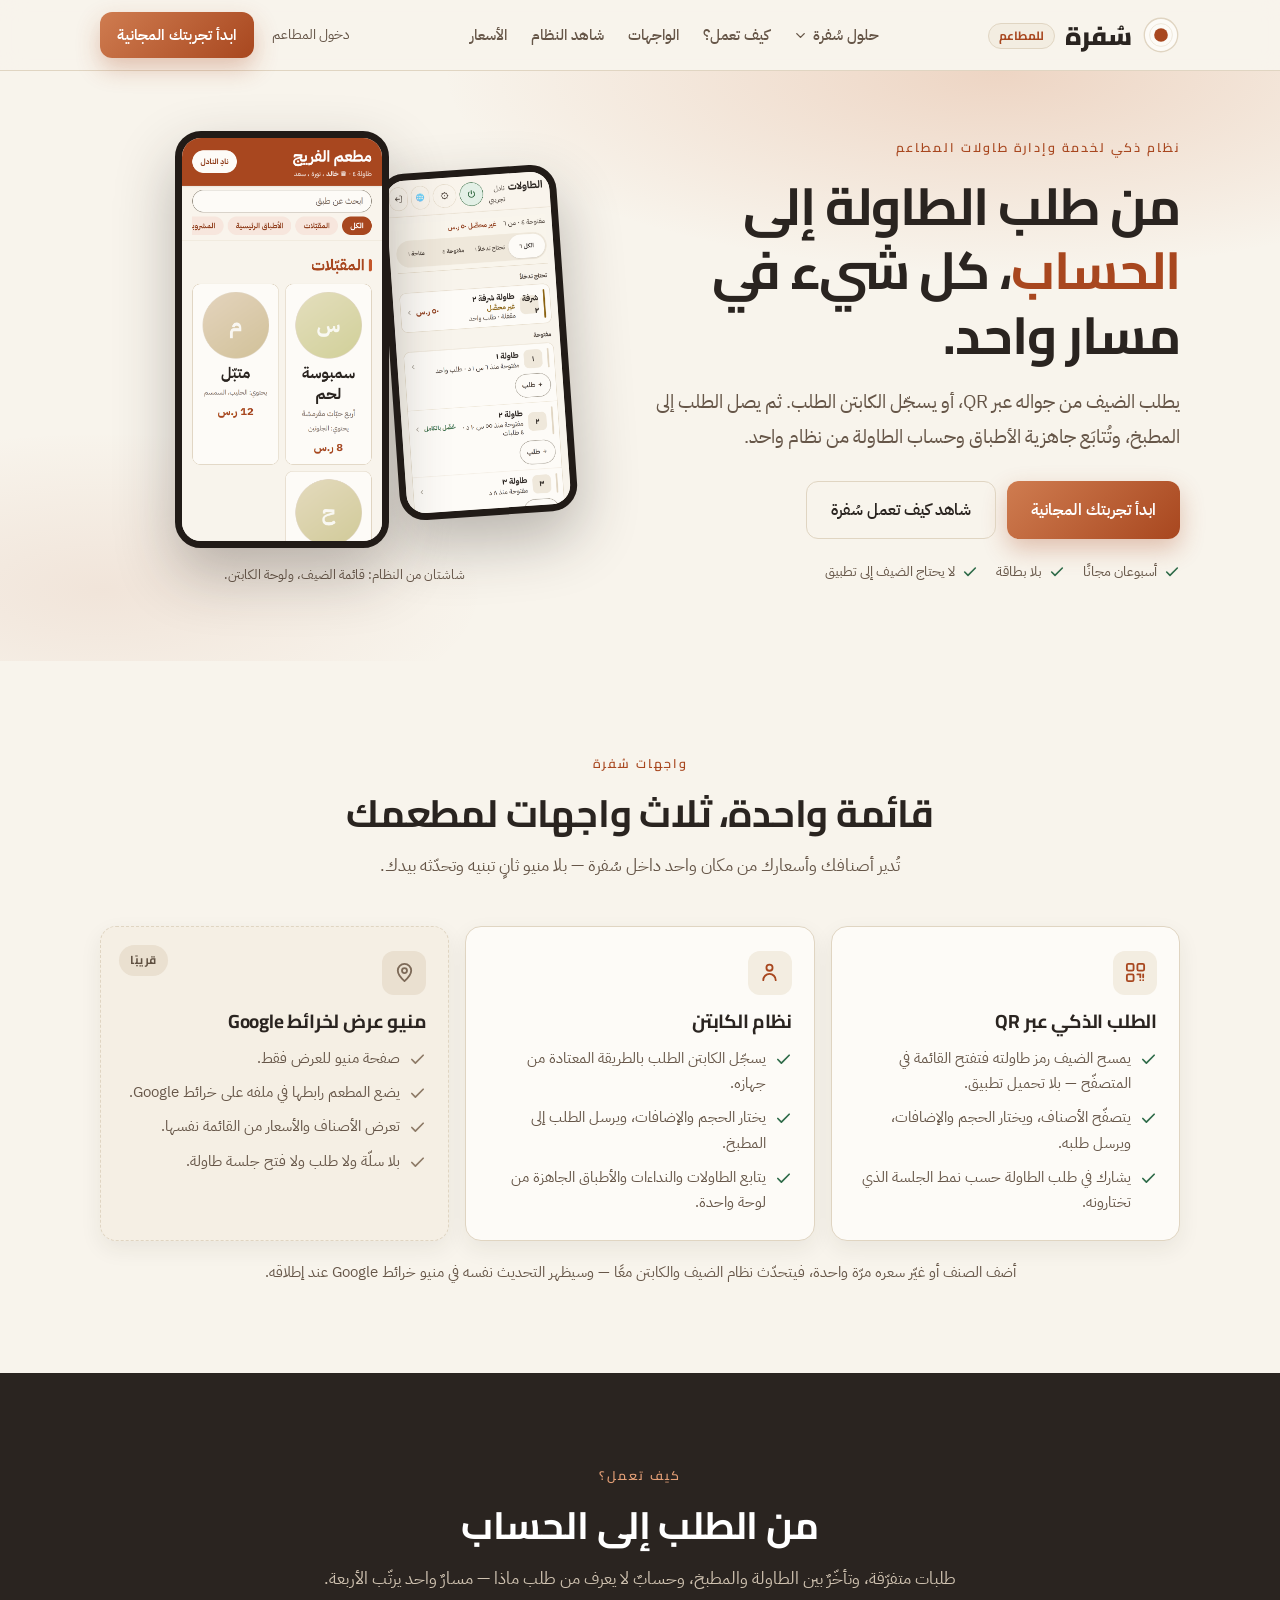
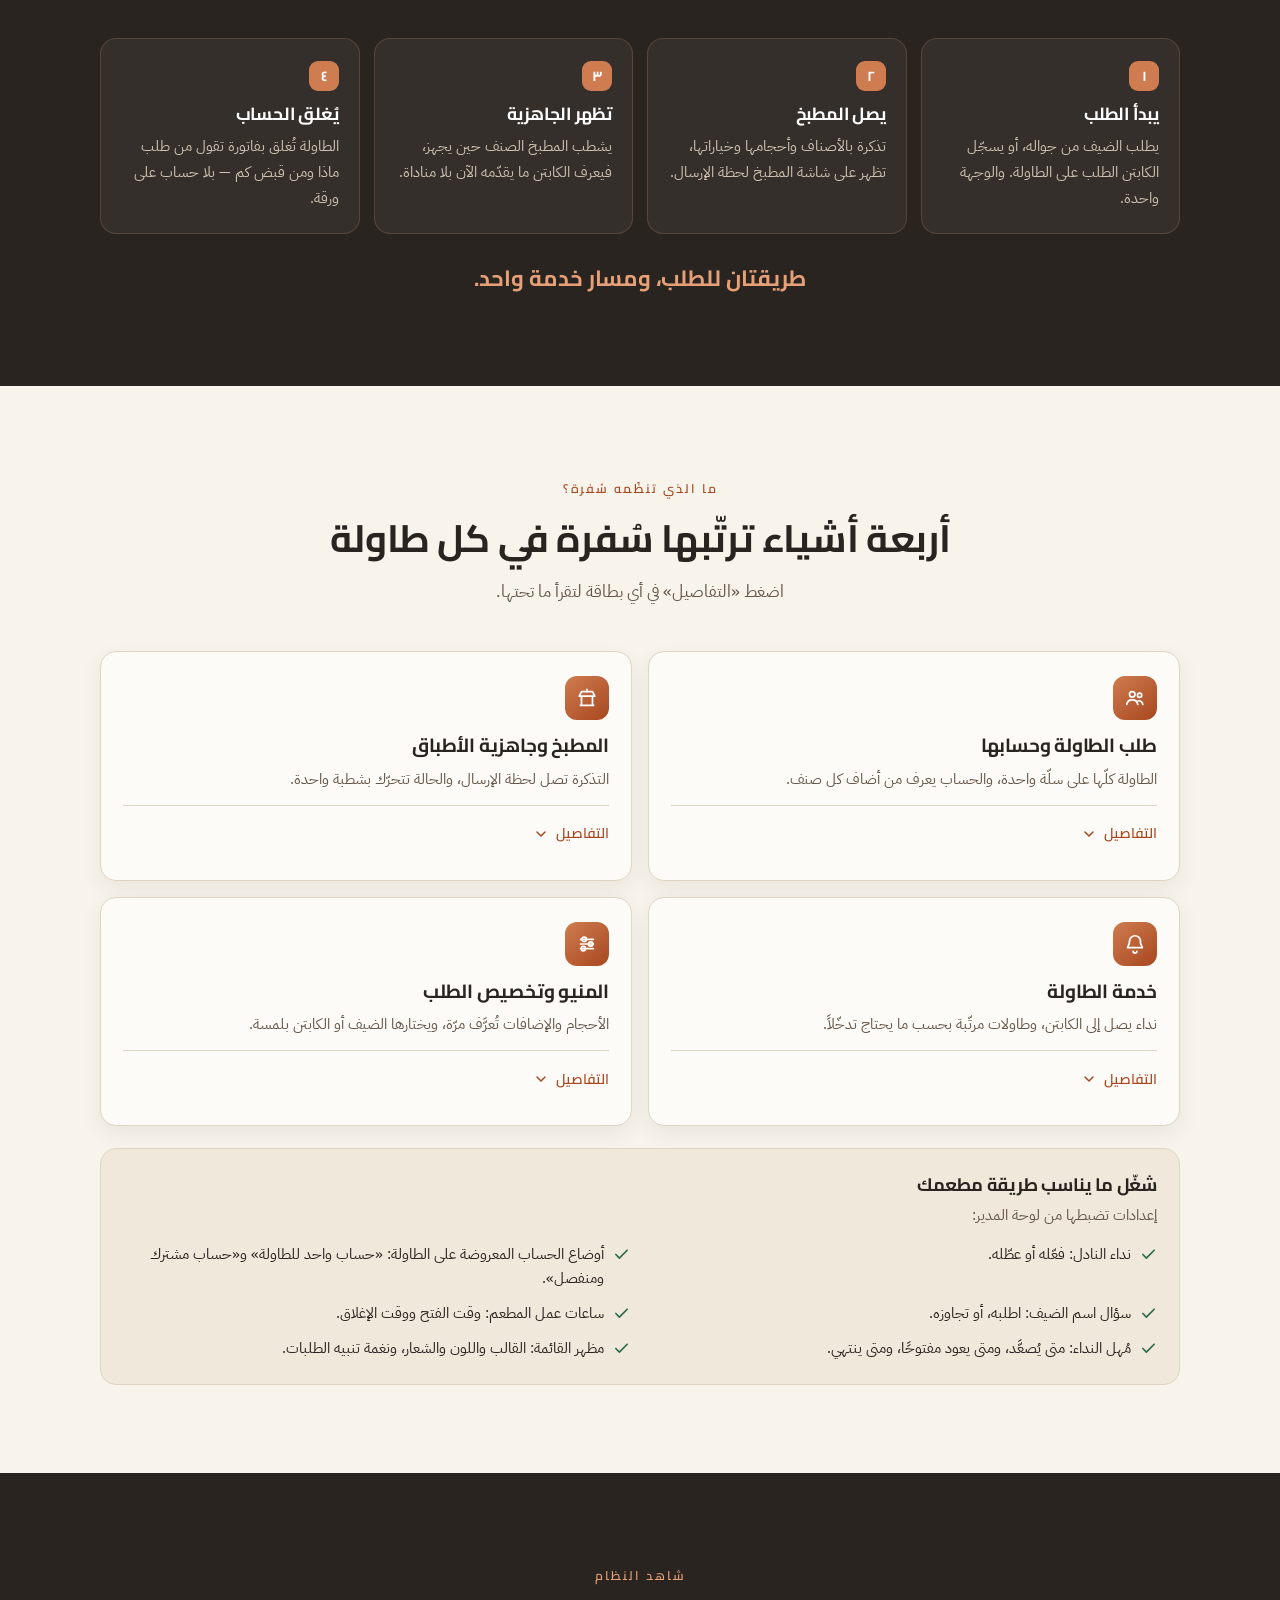
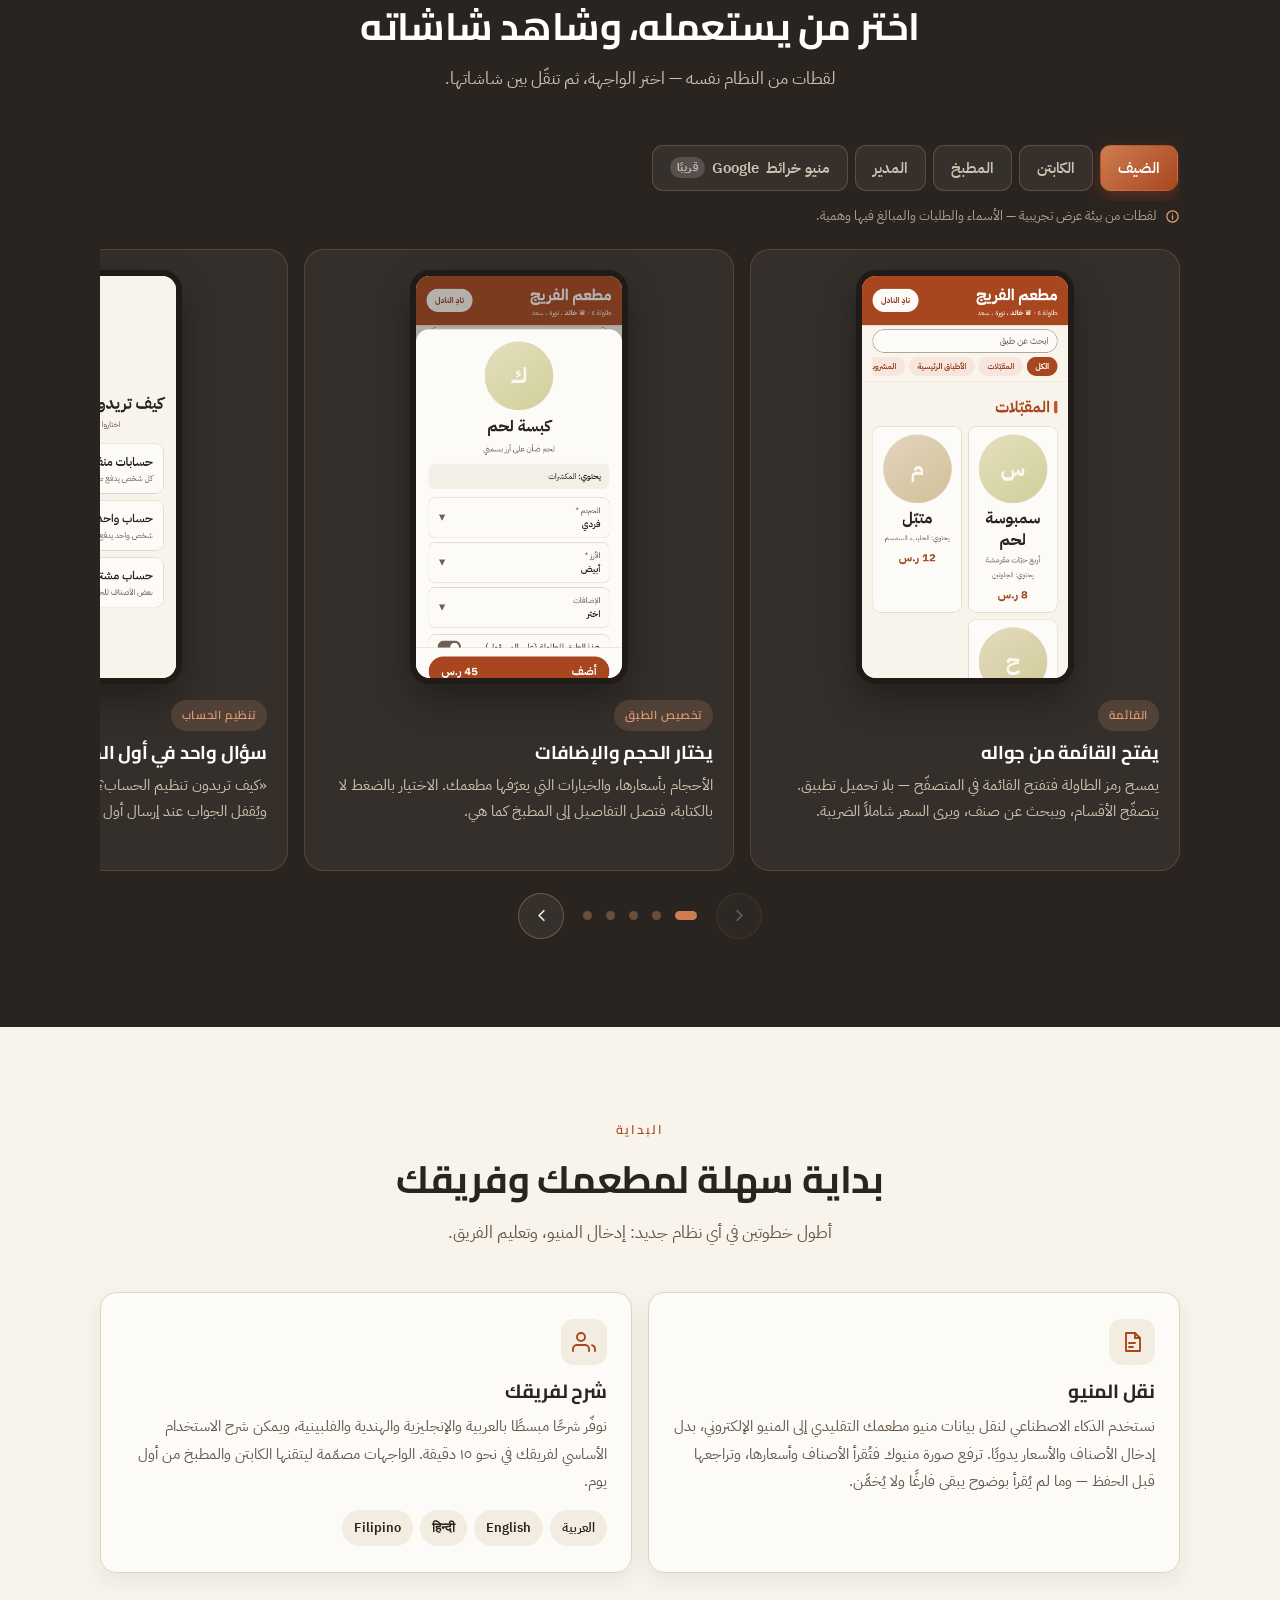
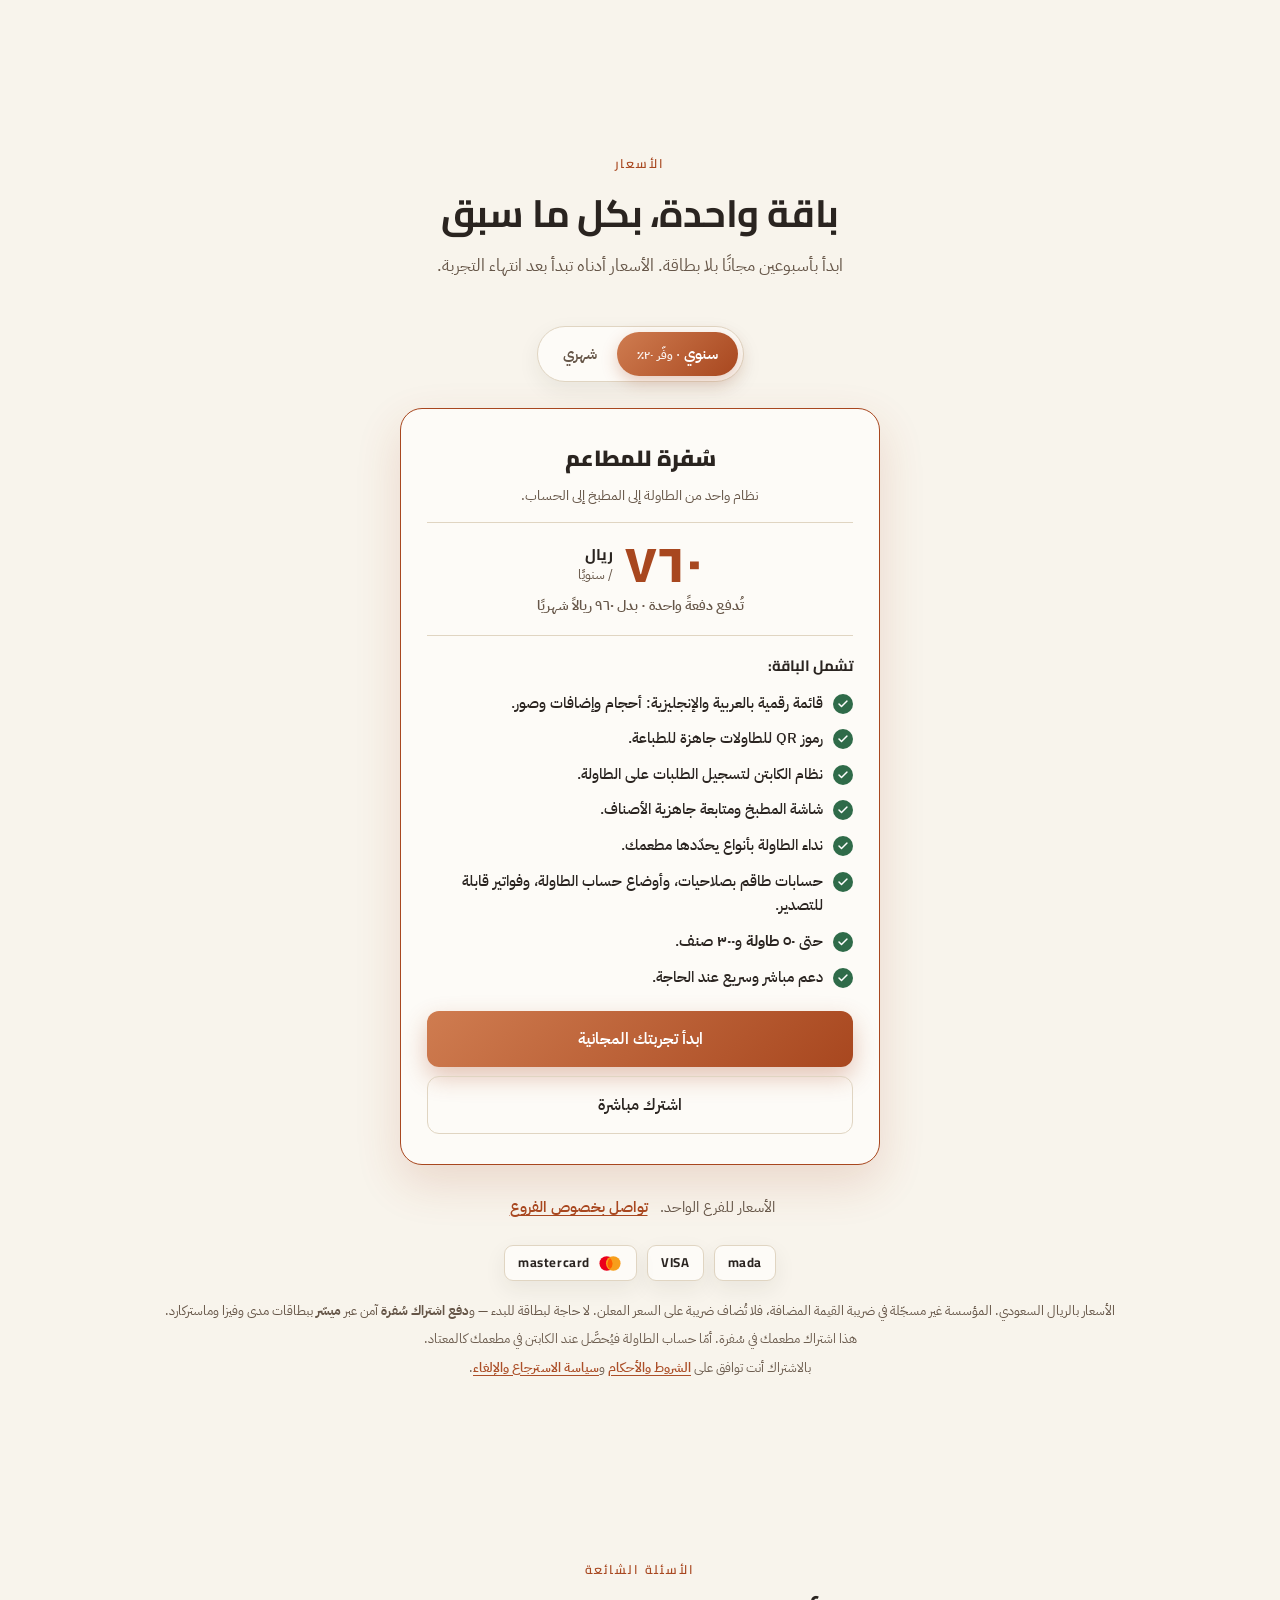
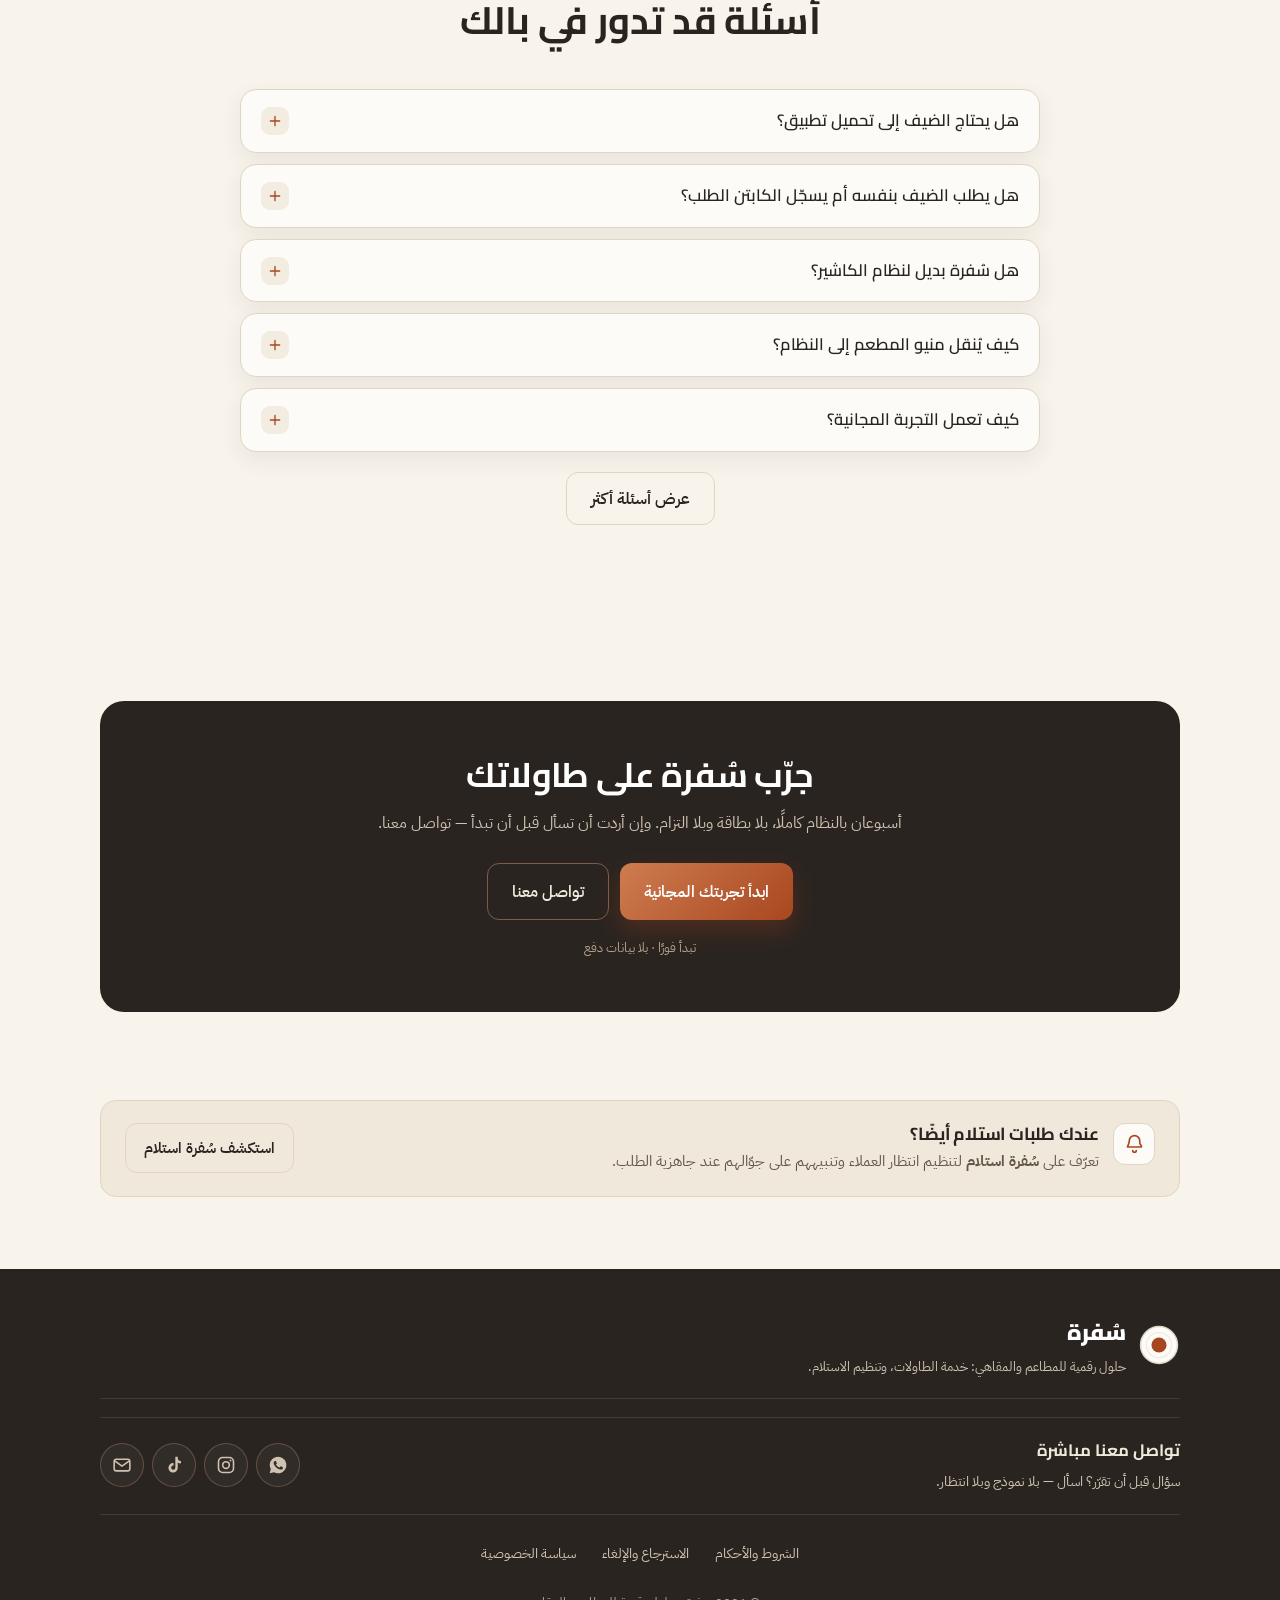
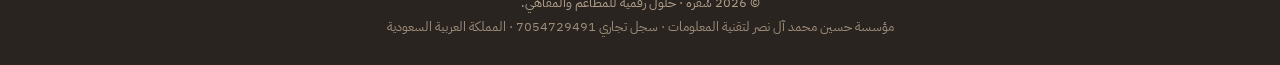
<file: index.html>
<!DOCTYPE html>
<html lang="ar" dir="rtl">
<head>
<meta charset="utf-8">
<!--
  ══════════════════════════════════════════════════════════════
   التقاط رمز الإحالة — **أوّل ما يُنفَّذ في الصفحة**
  ══════════════════════════════════════════════════════════════
   رابط الحملة يصل هكذا:  alsufr.com/?utm_source=...#sv=TOKEN

   والرمز في الـfragment لا في الاستعلام عمداً: ما بعد `#` لا يُرسل إلى أيّ
   خادم ولا يدخل ترويسة Referer ولا سجلّات الاستضافة. وهو رمز حامل — من
   ملكه سجّل أحداثاً على جلسة ليست له — فلا يوضع حيث يُقرأ.

   ويُنفَّذ **قبل** الأيقونة والخطوط أدناه: تلك موارد خارجية، وتحميلها قبل
   تنظيف العنوان يُطيل عمر الرمز في شريط العنوان بلا داعٍ. وأي خطأ هنا
   يُبتلع — الصفحة تعمل بلا قياس، ولا تعمل بلا هذه الأسطر إن سقطت.
-->
<script>
try{var _h=new URLSearchParams(location.hash.replace(/^#/,''));var _v=_h.get('sv');
if(_v){sessionStorage.setItem('sufra_sv',_v);_h.delete('sv');var _r=_h.toString();
history.replaceState(null,'',location.pathname+location.search+(_r?'#'+_r:''));}}catch(e){}
</script>
<meta name="viewport" content="width=device-width, initial-scale=1">
<meta name="referrer" content="strict-origin-when-cross-origin">
<meta name="theme-color" content="#a8471f">

<title>سُفرة — نظام ذكي لخدمة وإدارة طاولات المطاعم</title>
<meta name="description" content="سُفرة نظام لخدمة وإدارة طاولات المطاعم: يطلب الضيف من جواله عبر QR أو يسجّل الكابتن الطلب، ثم يصل الطلب إلى المطبخ وتُتابَع جاهزية الأطباق وحساب الطاولة من نظام واحد.">
<link rel="canonical" href="https://alsufr.com/">

<meta property="og:type" content="website">
<meta property="og:locale" content="ar_SA">
<meta property="og:site_name" content="سُفرة">
<meta property="og:url" content="https://alsufr.com/">
<meta property="og:title" content="سُفرة — نظام ذكي لخدمة وإدارة طاولات المطاعم">
<meta property="og:description" content="من طلب الطاولة إلى الحساب، كل شيء في مسار واحد. يطلب الضيف من جواله عبر QR أو يسجّل الكابتن الطلب، ثم يصل إلى المطبخ وتُتابَع جاهزية الأطباق وحساب الطاولة.">
<meta property="og:image" content="https://alsufr.com/assets/screens/guest-menu.png">
<meta property="og:image:width" content="780">
<meta property="og:image:height" content="1688">
<meta property="og:image:alt" content="قائمة الضيف في سُفرة على شاشة جوال">
<meta name="twitter:card" content="summary_large_image">
<meta name="twitter:title" content="سُفرة — نظام ذكي لخدمة وإدارة طاولات المطاعم">
<meta name="twitter:description" content="من طلب الطاولة إلى الحساب، كل شيء في مسار واحد.">
<meta name="twitter:image" content="https://alsufr.com/assets/screens/guest-menu.png">

<link rel="icon" type="image/svg+xml" href="https://app.alsufr.com/brand/sufra-icon.svg">
<link rel="preconnect" href="https://fonts.googleapis.com"><link rel="preconnect" href="https://fonts.gstatic.com" crossorigin><link href="https://fonts.googleapis.com/css2?family=Cairo:wght@600;700;900&family=IBM+Plex+Sans+Arabic:wght@400;500;600;700&display=swap" rel="stylesheet">

<link rel="stylesheet" href="assets/site.css">
<style>
/* ── القسم الافتتاحي ───────────────────────────────────────────────── */

/* لقطتان حقيقيتان من النظام — لا ميدالية مجرّدة */
.hero-shots{position:relative;display:flex;justify-content:center;align-items:flex-end}
.hero-shots .ph{border-radius:26px;border:7px solid #211b17;background:#f8f4ec;
  box-shadow:0 26px 60px rgba(42,36,32,.30);overflow:hidden;display:block}
.hero-shots .ph img{display:block;width:100%;height:100%;object-fit:cover;object-position:top center}
.hero-shots .ph-a{width:min(214px,50vw);aspect-ratio:39/76;z-index:2}
.hero-shots .ph-b{width:min(178px,42vw);aspect-ratio:39/76;margin-inline-start:-54px;margin-bottom:32px;
  z-index:1;transform:rotate(-4deg)}
.hero-cap{margin-top:16px;text-align:center;font-size:12.5px;color:var(--muted)}


/* ── الواجهات الثلاث ───────────────────────────────────────────────── */
.faces{display:grid;grid-template-columns:repeat(3,1fr);gap:16px;align-items:stretch}
.face{background:var(--card);border:1px solid var(--line);border-radius:var(--r);
  padding:24px 22px;box-shadow:var(--shadow-sm);display:flex;flex-direction:column;position:relative}
.face .ic{width:44px;height:44px;border-radius:12px;background:#f3ede1;color:var(--brass);
  display:flex;align-items:center;justify-content:center;margin-bottom:14px}
.face .ic svg{width:23px;height:23px}
.face h3{font-size:19px;font-weight:700;margin-bottom:10px}
.face ul{list-style:none;display:grid;gap:9px;margin-top:2px}
.face li{display:flex;gap:9px;align-items:flex-start;font-size:14.5px;color:var(--muted);line-height:1.75}
.face li>svg{width:17px;height:17px;color:var(--pist);flex:0 0 auto;margin-top:5px}
.face.soon{background:#f5efe4;border-style:dashed}
.face.soon .ic{background:#eae0d0;color:#7d6a58}
.face.soon li>svg{color:#8d7a66}
.face.soon h3{padding-inline-end:64px}
.badge-soon{position:absolute;top:18px;inset-inline-end:18px;background:#eae0d0;color:#5f5041;
  font-family:'Cairo';font-weight:700;font-size:11.5px;letter-spacing:.5px;padding:5px 11px;border-radius:100px}
.faces-note{margin-top:18px;font-size:14.5px;color:var(--muted);text-align:center}

/* ── عارض الشاشات ──────────────────────────────────────────────────── */
.scr-tabs{display:flex;gap:7px;overflow-x:auto;overflow-y:hidden;scrollbar-width:none;
  padding:6px 2px 10px;margin-bottom:4px;scroll-snap-type:x proximity}
.scr-tabs::-webkit-scrollbar{display:none}
.scr-tab{flex:0 0 auto;scroll-snap-align:center;font-family:'IBM Plex Sans Arabic';font-weight:600;
  font-size:14.5px;color:var(--on-dark-soft);background:rgba(255,255,255,.06);
  border:1px solid rgba(229,160,119,.24);border-radius:11px;padding:11px 17px;min-height:46px;
  cursor:pointer;transition:background .2s,color .2s,border-color .2s;white-space:nowrap;
  display:inline-flex;align-items:center;gap:7px}
.scr-tab[aria-selected="true"]{background:linear-gradient(135deg,var(--amber-lt),var(--amber));
  color:#fff;border-color:transparent;box-shadow:0 6px 16px rgba(168,71,31,.35)}
.scr-tab .mini{font-size:11px;font-weight:700;background:rgba(255,255,255,.16);
  padding:2px 7px;border-radius:100px;letter-spacing:.3px}
.scr-tab[aria-selected="true"] .mini{background:rgba(255,255,255,.26)}
.scr-note{display:flex;align-items:flex-start;gap:8px;font-size:12.5px;color:var(--soft-dark);
  margin:2px 0 18px}
.scr-note svg{width:15px;height:15px;flex:0 0 auto;margin-top:4px;color:var(--amber-on-dark)}

.rail{display:flex;gap:16px;overflow-x:auto;scroll-snap-type:x mandatory;
  scrollbar-width:none;padding:4px 0 6px;scroll-behavior:smooth}
.rail::-webkit-scrollbar{display:none}
.card{flex:0 0 auto;width:min(430px,86vw);scroll-snap-align:start;
  background:rgba(255,255,255,.05);border:1px solid rgba(229,160,119,.18);
  border-radius:20px;padding:20px;display:flex;flex-direction:column;gap:16px}
.card .shot{border-radius:20px;border:6px solid #211b17;overflow:hidden;background:#f8f4ec;
  box-shadow:0 16px 36px rgba(0,0,0,.34);aspect-ratio:39/74;width:min(218px,58%);margin-inline:auto}
.card .shot img{width:100%;height:100%;object-fit:cover;object-position:top center;display:block}
.card h3{font-size:18.5px;font-weight:700;color:#fff;margin-bottom:7px}
.card p{font-size:14.5px;color:var(--on-dark-soft);line-height:1.8}
.card .tag{display:inline-block;font-family:'Cairo';font-weight:600;font-size:11.5px;letter-spacing:.6px;
  color:var(--amber-on-dark);background:rgba(229,160,119,.16);padding:5px 11px;border-radius:100px;margin-bottom:10px}
.card.soon-card{border-style:dashed;justify-content:center;text-align:center;min-height:320px}
.card.soon-card .badge-soon{position:static;align-self:center;margin:0 auto 14px}

.rail-nav{display:flex;align-items:center;justify-content:center;gap:14px;margin-top:16px}
.rail-btn{width:46px;height:46px;border-radius:50%;border:1.5px solid rgba(229,160,119,.35);
  background:rgba(255,255,255,.06);color:var(--on-dark);cursor:pointer;
  display:flex;align-items:center;justify-content:center;transition:background .18s}
.rail-btn:hover:not(:disabled){background:rgba(229,160,119,.16)}
.rail-btn:disabled{opacity:.3;cursor:default}
.rail-btn svg{width:19px;height:19px}
.dots{display:flex;gap:4px}
.dot-hit{background:none;border:0;padding:16px 5px;cursor:pointer;display:flex;align-items:center;min-height:46px}
.dot{width:9px;height:9px;border-radius:50%;background:rgba(229,160,119,.34);display:block;transition:width .2s}
.dot[data-on="true"]{background:var(--amber-lt);width:22px;border-radius:100px}

/* ── بداية سهلة ────────────────────────────────────────────────────── */
.starts{display:grid;grid-template-columns:repeat(2,1fr);gap:16px}
.start{background:var(--card);border:1px solid var(--line);border-radius:var(--r);
  padding:26px 24px;box-shadow:var(--shadow-sm)}
.start .ic{width:46px;height:46px;border-radius:13px;background:#f3ede1;color:var(--brass);
  display:flex;align-items:center;justify-content:center;margin-bottom:14px}
.start .ic svg{width:24px;height:24px}
.start h3{font-size:19px;font-weight:700;margin-bottom:9px}
.start p{font-size:15px;color:var(--muted);line-height:1.85}
.start .langs{display:flex;flex-wrap:wrap;gap:7px;margin-top:14px}
.start .langs span{font-size:13px;font-weight:600;background:#f3ede1;padding:6px 12px;border-radius:100px}


/* ── الاستجابة ─────────────────────────────────────────────────────── */
@media(max-width:960px){
  .hero-shots .ph-a{width:min(196px,46vw)}
  .hero-shots .ph-b{width:min(164px,39vw);margin-inline-start:-48px}
  .faces,.starts{grid-template-columns:1fr}
}
@media(max-width:620px){
  .card .shot{width:min(218px,68%)}
  .face.soon h3{padding-inline-end:0}
  .badge-soon{position:static;display:inline-block;margin-bottom:10px}
}
@media(prefers-reduced-motion:reduce){
  .rail{scroll-behavior:auto}
}
</style>
</head>
<body data-wa-text="السلام عليكم، مهتم بخدمة سُفرة لمطعمي.">
<a class="skip" href="#main">تخطَّ إلى المحتوى</a>

<header id="hdr">
  <div class="wrap nav">
    <a class="brand" href="#top" aria-label="سُفرة — أعلى الصفحة">
      <svg width="38" height="38" viewBox="0 0 100 100" aria-hidden="true">
        <circle cx="50" cy="50" r="44" fill="#fdfbf7" stroke="#e0d5c2" stroke-width="3.5"/>
        <circle cx="50" cy="50" r="30" fill="none" stroke="#efe8db" stroke-width="2.5"/>
        <circle cx="50" cy="50" r="18" fill="#a8471f"/>
      </svg>
      <span class="brandname">سُفرة</span>
      <span class="brand-tag">للمطاعم</span>
    </a>
    <nav class="nav-links" id="navLinks" aria-label="روابط الصفحة">
      <!-- حلول سُفرة: علامة واحدة، حلّان — كل صفحة تبيع حلّها، وهذه القائمة تصل بينهما -->
      <div class="sol">
        <button type="button" class="sol-btn" aria-expanded="false" aria-controls="solMenu" aria-haspopup="true">حلول سُفرة
          <svg viewBox="0 0 24 24" fill="none" stroke="currentColor" stroke-width="2.2" aria-hidden="true"><path d="m6 9 6 6 6-6" stroke-linecap="round" stroke-linejoin="round"/></svg>
        </button>
        <span class="sol-head" aria-hidden="true">حلول سُفرة</span>
        <div class="sol-menu" id="solMenu">
        <a class="sol-item" href="/" aria-current="page">
            <span class="sol-ic"><svg viewBox="0 0 24 24" fill="none" stroke="currentColor" stroke-width="1.9" aria-hidden="true"><path d="M4 20h16M6 20V10M18 20V10M3.5 10h17l-2.5-5H6z" stroke-linejoin="round"/><path d="M12 5V2.5" stroke-linecap="round"/></svg></span>
            <span class="sol-txt"><b>سُفرة للمطاعم <span class="sol-now">أنت هنا</span></b><small>للطاولات والطلبات وخدمة الضيوف داخل المطعم</small></span>
        </a>
        <a class="sol-item" href="/pickup">
            <span class="sol-ic"><svg viewBox="0 0 24 24" fill="none" stroke="currentColor" stroke-width="1.9" aria-hidden="true"><path d="M18 9A6 6 0 1 0 6 9c0 4-2 5-2 7h16c0-2-2-3-2-5z" stroke-linejoin="round"/><path d="M10 20a2 2 0 0 0 4 0" stroke-linecap="round"/></svg></span>
            <span class="sol-txt"><b>سُفرة استلام</b><small>لتنظيم الاستلام وتنبيه العميل عند جاهزية الطلب</small></span>
        </a>
        </div>
      </div>
      <a href="#how">كيف تعمل؟</a>
      <a href="#surfaces">الواجهات</a>
      <a href="#screens">شاهد النظام</a>
      <a href="#pricing">الأسعار</a>
      <a class="nav-login" href="https://app.alsufr.com/" data-ad-events="login_click">دخول المطاعم</a>
    </nav>
    <div class="nav-cta">
      <a class="nav-login" href="https://app.alsufr.com/" data-ad-events="login_click">دخول المطاعم</a>
      <a href="https://app.alsufr.com/signup" class="btn btn-gold" data-ad-events="free_trial_click landing_to_app"><span class="cta-long">ابدأ تجربتك المجانية</span><span class="cta-short">جرّب مجانًا</span></a>
      <button type="button" class="menu-btn" aria-expanded="false" aria-controls="navLinks" aria-label="فتح القائمة">
        <svg viewBox="0 0 24 24" fill="none" stroke="currentColor" stroke-width="2" aria-hidden="true"><path d="M4 7h16M4 12h16M4 17h16" stroke-linecap="round"/></svg>
      </button>
    </div>
  </div>
</header>
<span id="top"></span>

<main id="main">

<!-- ═══ القسم الافتتاحي ═══ -->
<section class="hero">
  <div class="hero-bg"></div>
  <div class="wrap hero-grid">
    <div class="reveal">
      <span class="eyebrow">نظام ذكي لخدمة وإدارة طاولات المطاعم</span>
      <h1>من طلب الطاولة إلى <span class="hl">الحساب</span>، كل شيء في مسار واحد.</h1>
      <p class="lead">يطلب الضيف من جواله عبر <span lang="en">QR</span>، أو يسجّل الكابتن الطلب.
        ثم يصل الطلب إلى المطبخ، وتُتابَع جاهزية الأطباق وحساب الطاولة من نظام واحد.</p>
      <div class="cta-row">
        <a href="https://app.alsufr.com/signup" class="btn btn-gold" data-ad-events="free_trial_click landing_to_app">ابدأ تجربتك المجانية</a>
        <a href="#how" class="btn btn-line">شاهد كيف تعمل سُفرة</a>
      </div>
      <div class="trust-line">
        <span><svg viewBox="0 0 24 24" fill="none" stroke="currentColor" stroke-width="2.4" aria-hidden="true"><path d="M20 6 9 17l-5-5" stroke-linecap="round" stroke-linejoin="round"/></svg> أسبوعان مجانًا</span>
        <span><svg viewBox="0 0 24 24" fill="none" stroke="currentColor" stroke-width="2.4" aria-hidden="true"><path d="M20 6 9 17l-5-5" stroke-linecap="round" stroke-linejoin="round"/></svg> بلا بطاقة</span>
        <span><svg viewBox="0 0 24 24" fill="none" stroke="currentColor" stroke-width="2.4" aria-hidden="true"><path d="M20 6 9 17l-5-5" stroke-linecap="round" stroke-linejoin="round"/></svg> لا يحتاج الضيف إلى تطبيق</span>
      </div>
    </div>
    <div class="reveal">
      <div class="hero-shots">
        <div class="ph ph-b" aria-hidden="true">
          <img src="assets/screens/captain-board.png" alt="" width="1170" height="3000" decoding="async">
        </div>
        <div class="ph ph-a">
          <img src="assets/screens/guest-menu.png" alt="قائمة الضيف في سُفرة على شاشة جوال: أقسام وأصناف بأسعارها، وزر نداء النادل" width="780" height="1688" decoding="async" fetchpriority="high">
        </div>
      </div>
      <p class="hero-cap">شاشتان من النظام: قائمة الضيف، ولوحة الكابتن.</p>
    </div>
  </div>
</section>

<!-- ═══ الواجهات الثلاث ═══ -->
<section class="sec" id="surfaces">
  <div class="wrap">
    <div class="sec-head center reveal">
      <span class="eyebrow">واجهات سُفرة</span>
      <h2 class="title">قائمة واحدة، ثلاث واجهات لمطعمك</h2>
      <p class="sub">تُدير أصنافك وأسعارك من مكان واحد داخل سُفرة — بلا منيو ثانٍ تبنيه وتحدّثه بيدك.</p>
    </div>
    <div class="faces">
      <div class="face reveal">
        <div class="ic"><svg viewBox="0 0 24 24" fill="none" stroke="currentColor" stroke-width="1.9" aria-hidden="true"><rect x="3" y="3" width="7" height="7" rx="1.5"/><rect x="14" y="3" width="7" height="7" rx="1.5"/><rect x="3" y="14" width="7" height="7" rx="1.5"/><path d="M14 14h3v3M20 20v.01M17 20h.01M20 14v3" stroke-linecap="round"/></svg></div>
        <h3>الطلب الذكي عبر <span lang="en">QR</span></h3>
        <ul>
          <li><svg viewBox="0 0 24 24" fill="none" stroke="currentColor" stroke-width="2.4" aria-hidden="true"><path d="M20 6 9 17l-5-5" stroke-linecap="round" stroke-linejoin="round"/></svg><span>يمسح الضيف رمز طاولته فتفتح القائمة في المتصفّح — بلا تحميل تطبيق.</span></li>
          <li><svg viewBox="0 0 24 24" fill="none" stroke="currentColor" stroke-width="2.4" aria-hidden="true"><path d="M20 6 9 17l-5-5" stroke-linecap="round" stroke-linejoin="round"/></svg><span>يتصفّح الأصناف، ويختار الحجم والإضافات، ويرسل طلبه.</span></li>
          <li><svg viewBox="0 0 24 24" fill="none" stroke="currentColor" stroke-width="2.4" aria-hidden="true"><path d="M20 6 9 17l-5-5" stroke-linecap="round" stroke-linejoin="round"/></svg><span>يشارك في طلب الطاولة حسب نمط الجلسة الذي تختارونه.</span></li>
        </ul>
      </div>

      <div class="face reveal">
        <div class="ic"><svg viewBox="0 0 24 24" fill="none" stroke="currentColor" stroke-width="1.9" aria-hidden="true"><circle cx="12" cy="7" r="3.2"/><path d="M5.5 20a6.5 6.5 0 0 1 13 0" stroke-linecap="round"/></svg></div>
        <h3>نظام الكابتن</h3>
        <ul>
          <li><svg viewBox="0 0 24 24" fill="none" stroke="currentColor" stroke-width="2.4" aria-hidden="true"><path d="M20 6 9 17l-5-5" stroke-linecap="round" stroke-linejoin="round"/></svg><span>يسجّل الكابتن الطلب بالطريقة المعتادة من جهازه.</span></li>
          <li><svg viewBox="0 0 24 24" fill="none" stroke="currentColor" stroke-width="2.4" aria-hidden="true"><path d="M20 6 9 17l-5-5" stroke-linecap="round" stroke-linejoin="round"/></svg><span>يختار الحجم والإضافات، ويرسل الطلب إلى المطبخ.</span></li>
          <li><svg viewBox="0 0 24 24" fill="none" stroke="currentColor" stroke-width="2.4" aria-hidden="true"><path d="M20 6 9 17l-5-5" stroke-linecap="round" stroke-linejoin="round"/></svg><span>يتابع الطاولات والنداءات والأطباق الجاهزة من لوحة واحدة.</span></li>
        </ul>
      </div>

      <div class="face soon reveal">
        <span class="badge-soon">قريبًا</span>
        <div class="ic"><svg viewBox="0 0 24 24" fill="none" stroke="currentColor" stroke-width="1.9" aria-hidden="true"><path d="M12 21s7-6.1 7-11a7 7 0 1 0-14 0c0 4.9 7 11 7 11z" stroke-linejoin="round"/><circle cx="12" cy="10" r="2.6"/></svg></div>
        <h3>منيو عرض لخرائط <span lang="en">Google</span></h3>
        <ul>
          <li><svg viewBox="0 0 24 24" fill="none" stroke="currentColor" stroke-width="2.4" aria-hidden="true"><path d="M20 6 9 17l-5-5" stroke-linecap="round" stroke-linejoin="round"/></svg><span>صفحة منيو للعرض فقط.</span></li>
          <li><svg viewBox="0 0 24 24" fill="none" stroke="currentColor" stroke-width="2.4" aria-hidden="true"><path d="M20 6 9 17l-5-5" stroke-linecap="round" stroke-linejoin="round"/></svg><span>يضع المطعم رابطها في ملفه على خرائط <span lang="en">Google</span>.</span></li>
          <li><svg viewBox="0 0 24 24" fill="none" stroke="currentColor" stroke-width="2.4" aria-hidden="true"><path d="M20 6 9 17l-5-5" stroke-linecap="round" stroke-linejoin="round"/></svg><span>تعرض الأصناف والأسعار من القائمة نفسها.</span></li>
          <li><svg viewBox="0 0 24 24" fill="none" stroke="currentColor" stroke-width="2.4" aria-hidden="true"><path d="M20 6 9 17l-5-5" stroke-linecap="round" stroke-linejoin="round"/></svg><span>بلا سلّة ولا طلب ولا فتح جلسة طاولة.</span></li>
        </ul>
      </div>
    </div>
    <p class="faces-note reveal">أضف الصنف أو غيّر سعره مرّة واحدة، فيتحدّث نظام الضيف والكابتن معًا —
      وسيظهر التحديث نفسه في منيو خرائط <span lang="en">Google</span> عند إطلاقه.</p>
  </div>
</section>

<!-- ═══ المسار ═══ -->
<section class="sec on-oud" id="how">
  <div class="wrap">
    <div class="sec-head center reveal">
      <span class="eyebrow">كيف تعمل؟</span>
      <h2 class="title">من الطلب إلى الحساب</h2>
      <p class="sub">طلبات متفرّقة، وتأخّرٌ بين الطاولة والمطبخ، وحسابٌ لا يعرف من طلب ماذا —
        مسارٌ واحد يرتّب الأربعة.</p>
    </div>
    <div class="flow">
      <div class="st reveal"><b>١</b><h3>يبدأ الطلب</h3><p>يطلب الضيف من جواله، أو يسجّل الكابتن الطلب على الطاولة. والوجهة واحدة.</p></div>
      <div class="st reveal"><b>٢</b><h3>يصل المطبخ</h3><p>تذكرة بالأصناف وأحجامها وخياراتها، تظهر على شاشة المطبخ لحظة الإرسال.</p></div>
      <div class="st reveal"><b>٣</b><h3>تظهر الجاهزية</h3><p>يشطب المطبخ الصنف حين يجهز، فيعرف الكابتن ما يقدّمه الآن بلا مناداة.</p></div>
      <div class="st reveal"><b>٤</b><h3>يُغلق الحساب</h3><p>الطاولة تُغلق بفاتورة تقول من طلب ماذا ومن قبض كم — بلا حساب على ورقة.</p></div>
    </div>
    <p class="flow-note reveal">طريقتان للطلب، ومسار خدمة واحد.</p>
  </div>
</section>

<!-- ═══ ما تنظّمه سُفرة ═══ -->
<section class="sec" id="features">
  <div class="wrap">
    <div class="sec-head center reveal">
      <span class="eyebrow">ما الذي تنظّمه سُفرة؟</span>
      <h2 class="title">أربعة أشياء ترتّبها سُفرة في كل طاولة</h2>
      <p class="sub">اضغط «التفاصيل» في أي بطاقة لتقرأ ما تحتها.</p>
    </div>

    <div class="grp">
      <div class="g reveal">
        <div class="ic"><svg viewBox="0 0 24 24" fill="none" stroke="currentColor" stroke-width="1.9" aria-hidden="true"><circle cx="9" cy="8" r="3"/><circle cx="17" cy="9" r="2.3"/><path d="M3 19c.5-3.3 3-5 6-5s5.5 1.7 6 5M15.5 15c2.6 0 4.6 1.4 5 4" stroke-linecap="round"/></svg></div>
        <h3>طلب الطاولة وحسابها</h3>
        <p>الطاولة كلّها على سلّة واحدة، والحساب يعرف من أضاف كل صنف.</p>
        <details>
          <summary>التفاصيل <svg class="chev" viewBox="0 0 24 24" fill="none" stroke="currentColor" stroke-width="2.2" aria-hidden="true"><path d="m6 9 6 6 6-6" stroke-linecap="round" stroke-linejoin="round"/></svg></summary>
          <ul>
            <li><svg viewBox="0 0 24 24" fill="none" stroke="currentColor" stroke-width="2.4" aria-hidden="true"><path d="M20 6 9 17l-5-5" stroke-linecap="round" stroke-linejoin="round"/></svg><span>سلّة مشتركة يراها من على الطاولة قبل أن تُرسل.</span></li>
            <li><svg viewBox="0 0 24 24" fill="none" stroke="currentColor" stroke-width="2.4" aria-hidden="true"><path d="M20 6 9 17l-5-5" stroke-linecap="round" stroke-linejoin="round"/></svg><span>سؤال واحد في أول الجلسة: حسابات منفصلة، أو حساب واحد للطاولة، أو مشترك ومنفصل.</span></li>
            <li><svg viewBox="0 0 24 24" fill="none" stroke="currentColor" stroke-width="2.4" aria-hidden="true"><path d="M20 6 9 17l-5-5" stroke-linecap="round" stroke-linejoin="round"/></svg><span>كل صنف منسوب لمن أضافه، والمشترك يبقى مشتركًا.</span></li>
            <li><svg viewBox="0 0 24 24" fill="none" stroke="currentColor" stroke-width="2.4" aria-hidden="true"><path d="M20 6 9 17l-5-5" stroke-linecap="round" stroke-linejoin="round"/></svg><span>فاتورة لكل طاولة أُغلقت، وتصدير الفواتير والطلبات إلى ملف.</span></li>
          </ul>
        </details>
      </div>

      <div class="g reveal">
        <div class="ic"><svg viewBox="0 0 24 24" fill="none" stroke="currentColor" stroke-width="1.9" aria-hidden="true"><path d="M4 20h16M6 20V10M18 20V10M3.5 10h17l-2.5-5H6z" stroke-linejoin="round"/><path d="M12 5V2.5" stroke-linecap="round"/></svg></div>
        <h3>المطبخ وجاهزية الأطباق</h3>
        <p>التذكرة تصل لحظة الإرسال، والحالة تتحرّك بشطبة واحدة.</p>
        <details>
          <summary>التفاصيل <svg class="chev" viewBox="0 0 24 24" fill="none" stroke="currentColor" stroke-width="2.2" aria-hidden="true"><path d="m6 9 6 6 6-6" stroke-linecap="round" stroke-linejoin="round"/></svg></summary>
          <ul>
            <li><svg viewBox="0 0 24 24" fill="none" stroke="currentColor" stroke-width="2.4" aria-hidden="true"><path d="M20 6 9 17l-5-5" stroke-linecap="round" stroke-linejoin="round"/></svg><span>شاشة مطبخ مستقلّة: بطاقة لكل طاولة، والأقدم أولاً.</span></li>
            <li><svg viewBox="0 0 24 24" fill="none" stroke="currentColor" stroke-width="2.4" aria-hidden="true"><path d="M20 6 9 17l-5-5" stroke-linecap="round" stroke-linejoin="round"/></svg><span>كل صنف بحجمه وخياراته تحته.</span></li>
            <li><svg viewBox="0 0 24 24" fill="none" stroke="currentColor" stroke-width="2.4" aria-hidden="true"><path d="M20 6 9 17l-5-5" stroke-linecap="round" stroke-linejoin="round"/></svg><span>ثلاث حالات ظاهرة: جديد، قيد التحضير، جاهز.</span></li>
            <li><svg viewBox="0 0 24 24" fill="none" stroke="currentColor" stroke-width="2.4" aria-hidden="true"><path d="M20 6 9 17l-5-5" stroke-linecap="round" stroke-linejoin="round"/></svg><span>تنبيه وصوت حين يجهز الطلب، وزمن انتظار يحمرّ إن طال.</span></li>
          </ul>
        </details>
      </div>

      <div class="g reveal">
        <div class="ic"><svg viewBox="0 0 24 24" fill="none" stroke="currentColor" stroke-width="1.9" aria-hidden="true"><path d="M18 9A6 6 0 1 0 6 9c0 4-2 5-2 7h16c0-2-2-3-2-5z" stroke-linejoin="round"/><path d="M10 20a2 2 0 0 0 4 0" stroke-linecap="round"/></svg></div>
        <h3>خدمة الطاولة</h3>
        <p>نداء يصل إلى الكابتن، وطاولات مرتّبة بحسب ما يحتاج تدخّلاً.</p>
        <details>
          <summary>التفاصيل <svg class="chev" viewBox="0 0 24 24" fill="none" stroke="currentColor" stroke-width="2.2" aria-hidden="true"><path d="m6 9 6 6 6-6" stroke-linecap="round" stroke-linejoin="round"/></svg></summary>
          <ul>
            <li><svg viewBox="0 0 24 24" fill="none" stroke="currentColor" stroke-width="2.4" aria-hidden="true"><path d="M20 6 9 17l-5-5" stroke-linecap="round" stroke-linejoin="round"/></svg><span>نداء النادل بضغطة، وأنواعه يعرّفها مطعمك.</span></li>
            <li><svg viewBox="0 0 24 24" fill="none" stroke="currentColor" stroke-width="2.4" aria-hidden="true"><path d="M20 6 9 17l-5-5" stroke-linecap="round" stroke-linejoin="round"/></svg><span>يرى الضيف أن نداءه وصل، ومن تولّاه.</span></li>
            <li><svg viewBox="0 0 24 24" fill="none" stroke="currentColor" stroke-width="2.4" aria-hidden="true"><path d="M20 6 9 17l-5-5" stroke-linecap="round" stroke-linejoin="round"/></svg><span>أول من يقبل النداء يملكه، ومن انشغل يعود نداؤه مفتوحًا للفريق.</span></li>
            <li><svg viewBox="0 0 24 24" fill="none" stroke="currentColor" stroke-width="2.4" aria-hidden="true"><path d="M20 6 9 17l-5-5" stroke-linecap="round" stroke-linejoin="round"/></svg><span>لوحة الطاولات: ما يحتاج تدخّلاً أولاً، ومع كل طاولة ما لم يُحصَّل.</span></li>
          </ul>
        </details>
      </div>

      <div class="g reveal">
        <div class="ic"><svg viewBox="0 0 24 24" fill="none" stroke="currentColor" stroke-width="1.9" aria-hidden="true"><path d="M5 7h14M5 12h14M5 17h14" stroke-linecap="round"/><circle cx="9" cy="7" r="2.4"/><circle cx="16" cy="12" r="2.4"/><circle cx="8" cy="17" r="2.4"/></svg></div>
        <h3>المنيو وتخصيص الطلب</h3>
        <p>الأحجام والإضافات تُعرَّف مرّة، ويختارها الضيف أو الكابتن بلمسة.</p>
        <details>
          <summary>التفاصيل <svg class="chev" viewBox="0 0 24 24" fill="none" stroke="currentColor" stroke-width="2.2" aria-hidden="true"><path d="m6 9 6 6 6-6" stroke-linecap="round" stroke-linejoin="round"/></svg></summary>
          <ul>
            <li><svg viewBox="0 0 24 24" fill="none" stroke="currentColor" stroke-width="2.4" aria-hidden="true"><path d="M20 6 9 17l-5-5" stroke-linecap="round" stroke-linejoin="round"/></svg><span>أحجام بأسعارها لكل طبق.</span></li>
            <li><svg viewBox="0 0 24 24" fill="none" stroke="currentColor" stroke-width="2.4" aria-hidden="true"><path d="M20 6 9 17l-5-5" stroke-linecap="round" stroke-linejoin="round"/></svg><span>إضافات وخيارات تُعرَّف مرّة وتُربط بأطباق كثيرة — «بدون ثلج»، «أرز أبيض».</span></li>
            <li><svg viewBox="0 0 24 24" fill="none" stroke="currentColor" stroke-width="2.4" aria-hidden="true"><path d="M20 6 9 17l-5-5" stroke-linecap="round" stroke-linejoin="round"/></svg><span>التخصيص بالضغط لا بالكتابة — فتصل الخيارات إلى المطبخ كما هي.</span></li>
            <li><svg viewBox="0 0 24 24" fill="none" stroke="currentColor" stroke-width="2.4" aria-hidden="true"><path d="M20 6 9 17l-5-5" stroke-linecap="round" stroke-linejoin="round"/></svg><span>تعليق الطبق لحظة نفاده، وتحديث الأصناف والأسعار من مكان واحد.</span></li>
          </ul>
        </details>
      </div>
    </div>

    <!-- المرونة: إعدادات موجودة فعلاً في لوحة المدير -->
    <div class="tune reveal">
      <h3>شغّل ما يناسب طريقة مطعمك</h3>
      <p>إعدادات تضبطها من لوحة المدير:</p>
      <ul>
        <li><svg viewBox="0 0 24 24" fill="none" stroke="currentColor" stroke-width="2.4" aria-hidden="true"><path d="M20 6 9 17l-5-5" stroke-linecap="round" stroke-linejoin="round"/></svg><span>نداء النادل: فعّله أو عطّله.</span></li>
        <li><svg viewBox="0 0 24 24" fill="none" stroke="currentColor" stroke-width="2.4" aria-hidden="true"><path d="M20 6 9 17l-5-5" stroke-linecap="round" stroke-linejoin="round"/></svg><span>أوضاع الحساب المعروضة على الطاولة: «حساب واحد للطاولة» و«حساب مشترك ومنفصل».</span></li>
        <li><svg viewBox="0 0 24 24" fill="none" stroke="currentColor" stroke-width="2.4" aria-hidden="true"><path d="M20 6 9 17l-5-5" stroke-linecap="round" stroke-linejoin="round"/></svg><span>سؤال اسم الضيف: اطلبه، أو تجاوزه.</span></li>
        <li><svg viewBox="0 0 24 24" fill="none" stroke="currentColor" stroke-width="2.4" aria-hidden="true"><path d="M20 6 9 17l-5-5" stroke-linecap="round" stroke-linejoin="round"/></svg><span>ساعات عمل المطعم: وقت الفتح ووقت الإغلاق.</span></li>
        <li><svg viewBox="0 0 24 24" fill="none" stroke="currentColor" stroke-width="2.4" aria-hidden="true"><path d="M20 6 9 17l-5-5" stroke-linecap="round" stroke-linejoin="round"/></svg><span>مُهل النداء: متى يُصعَّد، ومتى يعود مفتوحًا، ومتى ينتهي.</span></li>
        <li><svg viewBox="0 0 24 24" fill="none" stroke="currentColor" stroke-width="2.4" aria-hidden="true"><path d="M20 6 9 17l-5-5" stroke-linecap="round" stroke-linejoin="round"/></svg><span>مظهر القائمة: القالب واللون والشعار، ونغمة تنبيه الطلبات.</span></li>
      </ul>
    </div>
  </div>
</section>

<!-- ═══ شاهد النظام ═══ -->
<section class="sec on-oud" id="screens">
  <div class="wrap">
    <div class="sec-head center reveal">
      <span class="eyebrow">شاهد النظام</span>
      <h2 class="title">اختر من يستعمله، وشاهد شاشاته</h2>
      <p class="sub">لقطات من النظام نفسه — اختر الواجهة، ثم تنقّل بين شاشاتها.</p>
    </div>

    <div class="scr reveal">
      <div class="scr-tabs" role="tablist" aria-label="واجهات النظام">
        <button class="scr-tab" role="tab" id="tab-guest"   aria-controls="panel-guest"   aria-selected="true"  tabindex="0">الضيف</button>
        <button class="scr-tab" role="tab" id="tab-captain" aria-controls="panel-captain" aria-selected="false" tabindex="-1">الكابتن</button>
        <button class="scr-tab" role="tab" id="tab-kitchen" aria-controls="panel-kitchen" aria-selected="false" tabindex="-1">المطبخ</button>
        <button class="scr-tab" role="tab" id="tab-manager" aria-controls="panel-manager" aria-selected="false" tabindex="-1">المدير</button>
        <button class="scr-tab" role="tab" id="tab-maps"    aria-controls="panel-maps"    aria-selected="false" tabindex="-1">منيو خرائط <span lang="en">Google</span> <span class="mini">قريبًا</span></button>
      </div>

      <p class="scr-note">
        <svg viewBox="0 0 24 24" fill="none" stroke="currentColor" stroke-width="2" aria-hidden="true"><circle cx="12" cy="12" r="9"/><path d="M12 11v5M12 8h.01" stroke-linecap="round"/></svg>
        <span>لقطات من بيئة عرض تجريبية — الأسماء والطلبات والمبالغ فيها وهمية.</span>
      </p>

      <!-- ── الضيف ── -->
      <div id="panel-guest" role="tabpanel" aria-labelledby="tab-guest" tabindex="0">
        <div class="rail">
          <article class="card">
            <div class="shot"><img src="assets/screens/guest-menu.png" alt="قائمة الضيف: أقسام وأصناف بأسعارها ومكوّناتها، وزر «نادِ النادل» في الرأس" width="780" height="1688" loading="lazy" decoding="async"></div>
            <div><span class="tag">القائمة</span><h3>يفتح القائمة من جواله</h3><p>يمسح رمز الطاولة فتفتح القائمة في المتصفّح — بلا تحميل تطبيق. يتصفّح الأقسام، ويبحث عن صنف، ويرى السعر شاملاً الضريبة.</p></div>
          </article>
          <article class="card">
            <div class="shot"><img src="assets/screens/guest-dish.png" alt="ورقة الطبق: اختيار الحجم ونوع الأرز والإضافات، وزر «أضف» بالسعر" width="780" height="1688" loading="lazy" decoding="async"></div>
            <div><span class="tag">تخصيص الطبق</span><h3>يختار الحجم والإضافات</h3><p>الأحجام بأسعارها، والخيارات التي يعرّفها مطعمك. الاختيار بالضغط لا بالكتابة، فتصل التفاصيل إلى المطبخ كما هي.</p></div>
          </article>
          <article class="card">
            <div class="shot"><img src="assets/screens/guest-mode.png" alt="سؤال تنظيم الحساب: حسابات منفصلة، أو حساب واحد للطاولة، أو حساب مشترك ومنفصل" width="780" height="1688" loading="lazy" decoding="async"></div>
            <div><span class="tag">تنظيم الحساب</span><h3>سؤال واحد في أول الجلسة</h3><p>«كيف تريدون تنظيم الحساب؟» يُسأل أوّل من يمسح الرمز فقط، ويُقفل الجواب عند إرسال أول طلب — فلا يتكرّر السؤال عند كل طبق.</p></div>
          </article>
          <article class="card">
            <div class="shot"><img src="assets/screens/guest-cart.png" alt="سلّة الطاولة: طريقة الدفع والمشاركون وأصناف بانتظار الإرسال والإجمالي" width="780" height="1688" loading="lazy" decoding="async"></div>
            <div><span class="tag">السلّة المشتركة</span><h3>الطاولة على سلّة واحدة</h3><p>ما يضيفه كل واحد يراه الباقون قبل الإرسال — بلا تكرار ولا صنف منسيّ. وما وصل المطبخ ينتقل إلى قسمه ولا يُعدّ مرّتين.</p></div>
          </article>
          <article class="card">
            <div class="shot"><img src="assets/screens/guest-host.png" alt="سؤال مسؤول الطلبات المشتركة: «نعم، سأتولى المسؤولية» أو «لا، سيتولاها شخص آخر»" width="780" height="1688" loading="lazy" decoding="async"></div>
            <div><span class="tag">المسؤول</span><h3>من يتولّى المشترك؟</h3><p>في وضعَي «حساب واحد للطاولة» و«مشترك ومنفصل» تسأل سُفرة من يتولّى الطلبات المشتركة — فيُعرف صاحب المشترك قبل أن يبدأ الطلب.</p></div>
          </article>
        </div>
      </div>

      <!-- ── الكابتن ── -->
      <div id="panel-captain" role="tabpanel" aria-labelledby="tab-captain" tabindex="0" hidden>
        <div class="rail">
          <article class="card">
            <div class="shot"><img src="assets/screens/captain-board.png" alt="لوحة الكابتن: عدد الطاولات المفتوحة والمبلغ غير المحصَّل، ومرشّحات الطاولات، وصفوف الطاولات بحالاتها" width="1170" height="3000" loading="lazy" decoding="async"></div>
            <div><span class="tag">لوحة الطاولات</span><h3>ما يحتاج تدخّلاً أولاً</h3><p>رأس ثابت يقول كم طاولة مفتوحة وكم لم يُحصَّل، ومرشّحات: الكل، تحتاج تدخّلاً، مفتوحة، متاحة. ومع كل طاولة حالتها ومبلغها، وزرّ «＋ طلب» لتسجيل طلبها.</p></div>
          </article>
        </div>
      </div>

      <!-- ── المطبخ ── -->
      <div id="panel-kitchen" role="tabpanel" aria-labelledby="tab-kitchen" tabindex="0" hidden>
        <div class="rail">
          <article class="card">
            <div class="shot"><img src="assets/screens/kitchen-screen.png" alt="شاشة المطبخ: بطاقتا طاولتين بحالتيهما «جديد» و«قيد التحضير» وأصنافهما" width="1290" height="3000" loading="lazy" decoding="async"></div>
            <div><span class="tag">شاشة المطبخ</span><h3>بطاقة لكل طاولة</h3><p>التذاكر بالأقدم أولاً، وعلى كل بطاقة رقم الطاولة وحالتها وزمن انتظارها. والمطبخ يقرأ طاولةً لا أسماء.</p></div>
          </article>
          <article class="card">
            <div class="shot"><img src="assets/screens/kitchen-ticket.png" alt="تذكرة مطبخ: أصناف بخياراتها، وصنف مشطوب بعد تجهيزه، وزر «تحديد الكل كمجهز»" width="1194" height="2166" loading="lazy" decoding="async"></div>
            <div><span class="tag">التذكرة</span><h3>شطبة واحدة لكل صنف</h3><p>كل صنف بحجمه وخياراته تحته. يُشطب عند تجهيزه فتتحرّك حالة التذكرة — وتُتراجع الشطبة بضغطة ثانية.</p></div>
          </article>
        </div>
      </div>

      <!-- ── المدير ── -->
      <div id="panel-manager" role="tabpanel" aria-labelledby="tab-manager" tabindex="0" hidden>
        <div class="rail">
          <article class="card">
            <div class="shot"><img src="assets/screens/manager-summary.png" alt="ملخص المدير: طاولات مفتوحة، جلسات جارية، نداءات مفتوحة، ومبلغ غير محصَّل" width="780" height="1519" loading="lazy" decoding="async"></div>
            <div><span class="tag">الملخص</span><h3>حال مطعمك الآن</h3><p>أربعة أرقام: الطاولات المفتوحة، والجلسات الجارية، والنداءات المفتوحة، وما لم يُحصَّل — ومنها تنفذ إلى القائمة والطاقم.</p></div>
          </article>
          <article class="card">
            <div class="shot"><img src="assets/screens/manager-menu.png" alt="شاشة القائمة عند المدير: تصنيفات وأصناف بأسعارها وحالة إتاحتها، وزر استيراد قائمة من صورة" width="780" height="1519" loading="lazy" decoding="async"></div>
            <div><span class="tag">القائمة</span><h3>الأصناف والأسعار من مكان واحد</h3><p>تصنيفات وأصناف وأحجام وإضافات. غيّر سعرًا أو علّق صنفًا نفد — فيظهر التغيير في كل واجهة.</p></div>
          </article>
          <article class="card">
            <div class="shot"><img src="assets/screens/manager-staff.png" alt="شاشة الطاقم: أعضاء الفريق بأدوارهم وحالتهم وآخر نشاط لكل منهم" width="780" height="1519" loading="lazy" decoding="async"></div>
            <div><span class="tag">الطاقم</span><h3>حسابات وصلاحيات</h3><p>لكل موظّف حساب بدور: نادل أو مطبخ. والصلاحيات تُمنح وتُسحب لكل واحد على حدة.</p></div>
          </article>
          <article class="card">
            <div class="shot"><img src="assets/screens/manager-invoices.png" alt="شاشة الفواتير: مرشّح الفترة وأزرار التصدير وقائمة الفواتير بمبالغها وحالتها" width="780" height="1519" loading="lazy" decoding="async"></div>
            <div><span class="tag">الفواتير</span><h3>كل طاولة أُغلقت</h3><p>الأحدث أولاً، بمرشّح فترة. والفاتورة تقول من طلب ماذا ومن قبض كم. وتُصدَّر الفواتير والطلبات إلى ملف يفتحه إكسل.</p></div>
          </article>
        </div>
      </div>

      <!-- ── منيو خرائط Google ── -->
      <div id="panel-maps" role="tabpanel" aria-labelledby="tab-maps" tabindex="0" hidden>
        <div class="rail">
          <article class="card soon-card">
            <span class="badge-soon">قريبًا</span>
            <div>
              <h3>منيو عرض لخرائط <span lang="en">Google</span></h3>
              <p>صفحة منيو للعرض فقط، يضع المطعم رابطها في ملفه على خرائط <span lang="en">Google</span>.
                تعرض الأصناف والأسعار من القائمة نفسها، بلا سلّة ولا طلب ولا فتح جلسة طاولة.</p>
              <p style="margin-top:14px;color:var(--soft-dark)">هذه الواجهة قيد التطوير ولم تُطلق بعد — فلا لقطة لها.</p>
            </div>
          </article>
        </div>
      </div>

      <div class="rail-nav">
        <button type="button" class="rail-btn" id="railPrev" aria-label="الشاشة السابقة">
          <svg viewBox="0 0 24 24" fill="none" stroke="currentColor" stroke-width="2.2" aria-hidden="true"><path d="m9 6 6 6-6 6" stroke-linecap="round" stroke-linejoin="round"/></svg>
        </button>
        <div class="dots" id="railDots"></div>
        <button type="button" class="rail-btn" id="railNext" aria-label="الشاشة التالية">
          <svg viewBox="0 0 24 24" fill="none" stroke="currentColor" stroke-width="2.2" aria-hidden="true"><path d="m15 6-6 6 6 6" stroke-linecap="round" stroke-linejoin="round"/></svg>
        </button>
      </div>
    </div>
  </div>
</section>

<!-- ═══ بداية سهلة ═══ -->
<section class="sec" id="start">
  <div class="wrap">
    <div class="sec-head center reveal">
      <span class="eyebrow">البداية</span>
      <h2 class="title">بداية سهلة لمطعمك وفريقك</h2>
      <p class="sub">أطول خطوتين في أي نظام جديد: إدخال المنيو، وتعليم الفريق.</p>
    </div>
    <div class="starts">
      <div class="start reveal">
        <div class="ic"><svg viewBox="0 0 24 24" fill="none" stroke="currentColor" stroke-width="1.9" aria-hidden="true"><path d="M6 3h9l5 5v13H6z" stroke-linejoin="round"/><path d="M15 3v5h5M9 13h6M9 17h4" stroke-linecap="round"/></svg></div>
        <h3>نقل المنيو</h3>
        <p>نستخدم الذكاء الاصطناعي لنقل بيانات منيو مطعمك التقليدي إلى المنيو الإلكتروني،
          بدل إدخال الأصناف والأسعار يدويًا. ترفع صورة منيوك فتُقرأ الأصناف وأسعارها،
          وتراجعها قبل الحفظ — وما لم يُقرأ بوضوح يبقى فارغًا ولا يُخمَّن.</p>
      </div>
      <div class="start reveal">
        <div class="ic"><svg viewBox="0 0 24 24" fill="none" stroke="currentColor" stroke-width="1.9" aria-hidden="true"><path d="M17 21v-2a4 4 0 0 0-4-4H5a4 4 0 0 0-4 4v2" stroke-linecap="round"/><circle cx="9" cy="7" r="4"/><path d="M23 21v-2a4 4 0 0 0-3-3.87" stroke-linecap="round"/></svg></div>
        <h3>شرح لفريقك</h3>
        <p>نوفّر شرحًا مبسطًا بالعربية والإنجليزية والهندية والفلبينية، ويمكن شرح الاستخدام
          الأساسي لفريقك في نحو ١٥ دقيقة. الواجهات مصمّمة ليتقنها الكابتن والمطبخ من أول يوم.</p>
        <div class="langs">
          <span>العربية</span><span lang="en">English</span><span lang="hi">हिन्दी</span><span lang="fil">Filipino</span>
        </div>
      </div>
    </div>
  </div>
</section>

<!-- ═══ الأسعار ═══ -->
<section class="sec" id="pricing">
  <div class="wrap">
    <div class="sec-head center reveal">
      <span class="eyebrow">الأسعار</span>
      <h2 class="title">باقة واحدة، بكل ما سبق</h2>
      <p class="sub">ابدأ بأسبوعين مجانًا بلا بطاقة. الأسعار أدناه تبدأ بعد انتهاء التجربة.</p>
    </div>

    <div class="billing reveal" role="group" aria-label="مدة الاشتراك">
      <button type="button" class="on" data-period="y">سنوي <span class="save">· وفّر ٢٠٪</span></button>
      <button type="button" data-period="m">شهري</button>
    </div>

    <div class="plans">
    <div class="plan reveal">
      <div class="plan-name">سُفرة للمطاعم</div>
      <div class="plan-tag">نظام واحد من الطاولة إلى المطبخ إلى الحساب.</div>
      <hr class="plan-sep">
      <div class="plan-price">
        <span class="amt" data-y="٧٦٠" data-m="٨٠">٧٦٠</span>
        <span class="unit"><span class="cur">ريال</span><span class="per" data-y="/ سنويًا" data-m="/ شهريًا">/ سنويًا</span></span>
      </div>
      <div class="plan-note" data-y="تُدفع دفعةً واحدة · بدل ٩٦٠ ريالاً شهريًا" data-m="تجديد شهري · بلا التزام">تُدفع دفعةً واحدة · بدل ٩٦٠ ريالاً شهريًا</div>
      <hr class="plan-sep">
      <div class="plan-incl">تشمل الباقة:</div>
      <ul class="plan-list">
        <li><svg viewBox="0 0 24 24" fill="none" stroke="currentColor" stroke-width="3" aria-hidden="true"><path d="M20 6 9 17l-5-5" stroke-linecap="round" stroke-linejoin="round"/></svg><span>قائمة رقمية بالعربية والإنجليزية: أحجام وإضافات وصور.</span></li>
        <li><svg viewBox="0 0 24 24" fill="none" stroke="currentColor" stroke-width="3" aria-hidden="true"><path d="M20 6 9 17l-5-5" stroke-linecap="round" stroke-linejoin="round"/></svg><span>رموز <span lang="en">QR</span> للطاولات جاهزة للطباعة.</span></li>
        <li><svg viewBox="0 0 24 24" fill="none" stroke="currentColor" stroke-width="3" aria-hidden="true"><path d="M20 6 9 17l-5-5" stroke-linecap="round" stroke-linejoin="round"/></svg><span>نظام الكابتن لتسجيل الطلبات على الطاولة.</span></li>
        <li><svg viewBox="0 0 24 24" fill="none" stroke="currentColor" stroke-width="3" aria-hidden="true"><path d="M20 6 9 17l-5-5" stroke-linecap="round" stroke-linejoin="round"/></svg><span>شاشة المطبخ ومتابعة جاهزية الأصناف.</span></li>
        <li><svg viewBox="0 0 24 24" fill="none" stroke="currentColor" stroke-width="3" aria-hidden="true"><path d="M20 6 9 17l-5-5" stroke-linecap="round" stroke-linejoin="round"/></svg><span>نداء الطاولة بأنواع يحدّدها مطعمك.</span></li>
        <li><svg viewBox="0 0 24 24" fill="none" stroke="currentColor" stroke-width="3" aria-hidden="true"><path d="M20 6 9 17l-5-5" stroke-linecap="round" stroke-linejoin="round"/></svg><span>حسابات طاقم بصلاحيات، وأوضاع حساب الطاولة، وفواتير قابلة للتصدير.</span></li>
        <li><svg viewBox="0 0 24 24" fill="none" stroke="currentColor" stroke-width="3" aria-hidden="true"><path d="M20 6 9 17l-5-5" stroke-linecap="round" stroke-linejoin="round"/></svg><span>حتى <b>٥٠ طاولة</b> و<b>٣٠٠ صنف</b>.</span></li>
        <li><svg viewBox="0 0 24 24" fill="none" stroke="currentColor" stroke-width="3" aria-hidden="true"><path d="M20 6 9 17l-5-5" stroke-linecap="round" stroke-linejoin="round"/></svg><span>دعم مباشر وسريع عند الحاجة.</span></li>
      </ul>
      <div class="plan-cta">
        <a href="https://app.alsufr.com/signup" class="btn btn-gold" data-ad-events="free_trial_click landing_to_app">ابدأ تجربتك المجانية</a>
        <a href="https://app.alsufr.com/subscribe?period=annual" class="btn btn-line" data-sub="" data-ad-events="landing_to_app">اشترك مباشرة</a>
      </div>
    </div>

    </div>

    <p class="branches reveal">
      <span>الأسعار للفرع الواحد.</span>
      <a href="#" class="wa-link link-u" target="_blank" rel="noopener">تواصل بخصوص الفروع</a>
    </p>
    <div class="cards reveal" role="list" aria-label="البطاقات المقبولة">
      <span class="card-chip" role="listitem"><b lang="en">mada</b></span>
      <span class="card-chip" role="listitem"><b lang="en">VISA</b></span>
      <span class="card-chip" role="listitem">
        <svg width="26" height="17" viewBox="0 0 32 20" aria-hidden="true">
          <circle cx="12" cy="10" r="9" fill="#eb001b"/>
          <circle cx="20" cy="10" r="9" fill="#f79e1b"/>
          <path d="M16 3.1a8.98 8.98 0 0 0 0 13.8 8.98 8.98 0 0 0 0-13.8z" fill="#ff5f00"/>
        </svg>
        <b lang="en">mastercard</b>
      </span>
    </div>

    <p class="pricing-foot reveal">الأسعار بالريال السعودي. المؤسسة غير مسجّلة في ضريبة القيمة المضافة،
      فلا تُضاف ضريبة على السعر المعلن. لا حاجة لبطاقة للبدء —
      و<b>دفع اشتراك سُفرة</b> آمن عبر <b>ميسّر</b> ببطاقات مدى وفيزا وماستركارد.<br>
      <span class="note-fine">هذا اشتراك مطعمك في سُفرة. أمّا حساب الطاولة فيُحصَّل عند الكابتن في مطعمك كالمعتاد.</span><br>
      <span class="note-fine">بالاشتراك أنت توافق على <a href="terms.html" class="link-fine">الشروط والأحكام</a> و<a href="refund.html" class="link-fine">سياسة الاسترجاع والإلغاء</a>.</span></p>
  </div>
</section>

<!-- ═══ الأسئلة ═══ -->
<section class="sec" id="faq">
  <div class="wrap">
    <div class="sec-head center reveal">
      <span class="eyebrow">الأسئلة الشائعة</span>
      <h2 class="title">أسئلة قد تدور في بالك</h2>
    </div>
    <div class="faqs">
      <details class="q reveal"><summary>هل يحتاج الضيف إلى تحميل تطبيق؟ <span class="qi" aria-hidden="true"><svg viewBox="0 0 24 24" fill="none" stroke="currentColor" stroke-width="2"><path d="M12 5v14M5 12h14" stroke-linecap="round"/></svg></span></summary><div class="a">لا. يمسح رمز الطاولة بكاميرا جواله فتفتح القائمة في المتصفّح. يختار لغته ويكتب اسمه ويدخل — بلا تطبيق وبلا إنشاء حساب.</div></details>

      <details class="q reveal"><summary>هل يطلب الضيف بنفسه أم يسجّل الكابتن الطلب؟ <span class="qi" aria-hidden="true"><svg viewBox="0 0 24 24" fill="none" stroke="currentColor" stroke-width="2"><path d="M12 5v14M5 12h14" stroke-linecap="round"/></svg></span></summary><div class="a">الاثنان، وفي الجلسة نفسها. من أراد أن يطلب من جواله فعل، ومن فضّل الطريقة المعتادة سجّل له الكابتن الطلب من جهازه. وفي الحالتين يصل الطلب إلى المطبخ في المسار نفسه.</div></details>

      <details class="q reveal"><summary>هل سُفرة بديل لنظام الكاشير؟ <span class="qi" aria-hidden="true"><svg viewBox="0 0 24 24" fill="none" stroke="currentColor" stroke-width="2"><path d="M12 5v14M5 12h14" stroke-linecap="round"/></svg></span></summary><div class="a">سُفرة حاليًا نظام مستقل لتنظيم خدمة الطاولات والطلبات، ويمكن تشغيله بجانب نظام الكاشير الموجود في المطعم. ومع تطوّر النظام نخطّط لإضافة تكاملات وقدرات أوسع مع أنظمة نقاط البيع.</div></details>

      <details class="q reveal"><summary>كيف يُنقل منيو المطعم إلى النظام؟ <span class="qi" aria-hidden="true"><svg viewBox="0 0 24 24" fill="none" stroke="currentColor" stroke-width="2"><path d="M12 5v14M5 12h14" stroke-linecap="round"/></svg></span></summary><div class="a">ترفع صورة منيوك، فيقرأ النظام الأصناف وأسعارها بالذكاء الاصطناعي ويعرضها عليك للمراجعة قبل الحفظ. وما لم يُقرأ بوضوح يبقى فارغًا ولا يُخمَّن — فتكمله بنفسك. ويمكنك أيضًا إدخال الأصناف يدويًا في أي وقت.</div></details>

      <details class="q reveal"><summary>كيف تعمل التجربة المجانية؟ <span class="qi" aria-hidden="true"><svg viewBox="0 0 24 24" fill="none" stroke="currentColor" stroke-width="2"><path d="M12 5v14M5 12h14" stroke-linecap="round"/></svg></span></summary><div class="a">أسبوعان بالنظام كاملًا، بلا بطاقة وبلا التزام. تنشئ حسابك وتبدأ فورًا، وتستخدمه مع فريقك وضيوفك. وللاستمرار بعدها تشترك — شهريًا أو سنويًا.</div></details>

      <div id="faqExtra" hidden>
        <details class="q"><summary>ما الفرق بين «سُفرة» و«سُفرة استلام»؟ <span class="qi" aria-hidden="true"><svg viewBox="0 0 24 24" fill="none" stroke="currentColor" stroke-width="2"><path d="M12 5v14M5 12h14" stroke-linecap="round"/></svg></span></summary><div class="a">«سُفرة» الكاملة نظامُ الجلسات كلُّه: طاولات وقائمة ونادل ومطبخ وفواتير — والاستلام إحدى مزاياها. أمّا «سُفرة استلام» فباقة خفيفة للمقاهي السحابية ونوافذ الاستلام: كاشير وملصق QR وتنبيه جاهزية على جوّال العميل، بلا طاولات ولا قائمة. وتستطيع الترقية إلى الكاملة لاحقًا دون فقد شيء. <a href="/pickup" class="link-fine">تعرّف على سُفرة استلام في صفحتها</a>.</div></details>
        <details class="q"><summary>كم عدد الطاولات والأصناف المشمولة؟ <span class="qi" aria-hidden="true"><svg viewBox="0 0 24 24" fill="none" stroke="currentColor" stroke-width="2"><path d="M12 5v14M5 12h14" stroke-linecap="round"/></svg></span></summary><div class="a">الباقة تشمل حتى ٥٠ طاولة و٣٠٠ صنف. وإن احتجت أكثر تواصل معنا.</div></details>

        <details class="q"><summary>كيف يُقسَّم الحساب بين الجالسين؟ <span class="qi" aria-hidden="true"><svg viewBox="0 0 24 24" fill="none" stroke="currentColor" stroke-width="2"><path d="M12 5v14M5 12h14" stroke-linecap="round"/></svg></span></summary><div class="a">تُسأل الطاولة سؤالًا واحدًا في أولها: حسابات منفصلة (كل شخص يدفع طلبه)، أو حساب واحد للطاولة (شخص واحد يدفع عن الجميع)، أو حساب مشترك ومنفصل (بعض الأصناف للجميع والباقي لكل شخص). وسُفرة تحسب نصيب كل واحد وتعرضه، أمّا التحصيل فيتم عند الكابتن في مطعمك — نقدًا أو بالبطاقة عبر جهاز الدفع المعتاد عندك. سُفرة لا تستقبل أموال الضيوف.</div></details>

        <details class="q"><summary>بأي لغة يرى الضيف القائمة؟ <span class="qi" aria-hidden="true"><svg viewBox="0 0 24 24" fill="none" stroke="currentColor" stroke-width="2"><path d="M12 5v14M5 12h14" stroke-linecap="round"/></svg></span></summary><div class="a">العربية أو الإنجليزية — يختار الضيف لغته عند دخوله الطاولة. وتستطيع تثبيت لغة افتراضية لمطعمك بدل سؤاله.</div></details>

        <details class="q"><summary>عندي أكثر من فرع — كيف يعمل الاشتراك؟ <span class="qi" aria-hidden="true"><svg viewBox="0 0 24 24" fill="none" stroke="currentColor" stroke-width="2"><path d="M12 5v14M5 12h14" stroke-linecap="round"/></svg></span></summary><div class="a">الأسعار المعروضة للفرع الواحد. تواصل معنا لنحدّد ما يناسب فروعك.</div></details>

        <details class="q"><summary>هل أستطيع إيقاف الاشتراك؟ <span class="qi" aria-hidden="true"><svg viewBox="0 0 24 24" fill="none" stroke="currentColor" stroke-width="2"><path d="M12 5v14M5 12h14" stroke-linecap="round"/></svg></span></summary><div class="a">نعم. الاشتراك يتجدّد تلقائيًا، وتستطيع إيقاف التجديد من صفحة حسابك متى شئت.</div></details>

        <details class="q"><summary>هل أستطيع تصدير الفواتير والطلبات؟ <span class="qi" aria-hidden="true"><svg viewBox="0 0 24 24" fill="none" stroke="currentColor" stroke-width="2"><path d="M12 5v14M5 12h14" stroke-linecap="round"/></svg></span></summary><div class="a">نعم. يصدّر المدير الفواتير أو الطلبات لفترة يختارها، في ملف يفتحه إكسل وGoogle Sheets. وتُنزَّل الفاتورة الواحدة PDF أيضًا.</div></details>
      </div>
    </div>
    <div class="faq-more">
      <button type="button" class="btn btn-line" id="faqToggle" aria-expanded="false" aria-controls="faqExtra">عرض أسئلة أكثر</button>
    </div>
  </div>
</section>

<!-- ═══ الدعوة الختامية ═══ -->
<section class="sec" id="cta">
  <div class="wrap">
    <div class="final on-oud reveal">
      <h2>جرّب سُفرة على طاولاتك</h2>
      <p>أسبوعان بالنظام كاملًا، بلا بطاقة وبلا التزام. وإن أردت أن تسأل قبل أن تبدأ — تواصل معنا.</p>
      <div class="cta-row">
        <a href="https://app.alsufr.com/signup" class="btn btn-gold" data-ad-events="free_trial_click landing_to_app">ابدأ تجربتك المجانية</a>
        <a href="#" class="btn btn-line wa-link" target="_blank" rel="noopener">تواصل معنا</a>
      </div>
      <small>تبدأ فورًا · بلا بيانات دفع</small>
    </div>
  </div>
</section>

<!-- ═══ بيع متقاطع: الحلّ الآخر موجود — بلا مزاحمة للدعوة الرئيسية ═══ -->
<section class="xsell" aria-labelledby="xsellTitle">
  <div class="wrap">
    <div class="xsell-box reveal">
      <div class="xs-txt">
        <span class="xs-ic" aria-hidden="true"><svg viewBox="0 0 24 24" fill="none" stroke="currentColor" stroke-width="1.9"><path d="M18 9A6 6 0 1 0 6 9c0 4-2 5-2 7h16c0-2-2-3-2-5z" stroke-linejoin="round"/><path d="M10 20a2 2 0 0 0 4 0" stroke-linecap="round"/></svg></span>
        <div>
          <h3 id="xsellTitle">عندك طلبات استلام أيضًا؟</h3>
          <p>تعرّف على <b>سُفرة استلام</b> لتنظيم انتظار العملاء وتنبيههم على جوّالهم عند جاهزية الطلب.</p>
        </div>
      </div>
      <a href="/pickup" class="btn btn-line">استكشف سُفرة استلام</a>
    </div>
  </div>
</section>

</main>

<footer>
  <div class="wrap">
    <div class="foot-top">
      <div class="foot-brand">
        <svg width="42" height="42" viewBox="0 0 100 100" aria-hidden="true">
          <circle cx="50" cy="50" r="44" fill="#fdfbf7" stroke="#e0d5c2" stroke-width="3.5"/>
          <circle cx="50" cy="50" r="30" fill="none" stroke="#efe8db" stroke-width="2.5"/>
          <circle cx="50" cy="50" r="18" fill="#a8471f"/>
        </svg>
        <div><span class="bn">سُفرة</span><p>حلول رقمية للمطاعم والمقاهي: خدمة الطاولات، وتنظيم الاستلام.</p></div>
      </div>
    </div>

    <div class="foot-contact">
      <div>
        <span class="fc-title">تواصل معنا مباشرة</span>
        <p class="fc-sub">سؤال قبل أن تقرّر؟ اسأل — بلا نموذج وبلا انتظار.</p>
      </div>
      <div class="fc-social">
        <a class="wa-link" href="#" target="_blank" rel="noopener" aria-label="راسلنا على واتساب" title="واتساب">
          <svg viewBox="0 0 24 24" fill="currentColor" aria-hidden="true"><path d="M12.04 2c-5.5 0-9.96 4.46-9.96 9.96 0 1.76.46 3.45 1.33 4.95L2 22l5.25-1.38a9.9 9.9 0 0 0 4.79 1.22h.01c5.5 0 9.96-4.46 9.96-9.96S17.54 2 12.04 2zm5.8 14.06c-.24.68-1.42 1.32-1.95 1.36-.5.05-.98.23-3.3-.69-2.78-1.1-4.55-3.95-4.69-4.13-.14-.18-1.13-1.5-1.13-2.86s.71-2.03.96-2.31c.25-.28.55-.35.73-.35.18 0 .37 0 .53.01.17.01.4-.06.62.48.24.57.81 1.96.88 2.1.07.14.12.31.02.49-.09.18-.14.29-.28.45-.14.16-.29.36-.42.48-.14.14-.28.29-.12.57.16.28.72 1.18 1.54 1.91 1.06.95 1.96 1.24 2.24 1.38.28.14.44.12.6-.07.18-.21.69-.8.87-1.08.18-.28.37-.23.62-.14.25.09 1.6.75 1.87.89.28.14.46.21.53.32.07.12.07.66-.17 1.34z"/></svg>
        </a>
        <a href="https://www.instagram.com/sufraqr/" target="_blank" rel="noopener" aria-label="سُفرة على إنستغرام" title="إنستغرام">
          <svg viewBox="0 0 24 24" fill="none" stroke="currentColor" stroke-width="1.9" aria-hidden="true"><rect x="3" y="3" width="18" height="18" rx="5"/><circle cx="12" cy="12" r="4"/><circle cx="17.4" cy="6.6" r="1.1" fill="currentColor" stroke="none"/></svg>
        </a>
        <a href="https://www.tiktok.com/@alsufr" target="_blank" rel="noopener" aria-label="سُفرة على تيك توك" title="تيك توك">
          <svg viewBox="0 0 24 24" fill="currentColor" aria-hidden="true"><path d="M16.5 2h-2.9v13.2a2.5 2.5 0 1 1-2.1-2.47V9.76a5.6 5.6 0 1 0 5 5.57V8.9a6.6 6.6 0 0 0 3.8 1.2V7.2a3.8 3.8 0 0 1-3.8-3.8V2z"/></svg>
        </a>
        <a href="mailto:husain.alnasser2000@gmail.com" aria-label="راسلنا بالبريد الإلكتروني" title="البريد الإلكتروني">
          <svg viewBox="0 0 24 24" fill="none" stroke="currentColor" stroke-width="1.9" aria-hidden="true"><rect x="2.6" y="5" width="18.8" height="14" rx="2.6"/><path d="m3.6 7.4 8.4 5.9 8.4-5.9" stroke-linecap="round" stroke-linejoin="round"/></svg>
        </a>
      </div>
    </div>

    <nav class="foot-legal" aria-label="الوثائق النظامية">
      <a href="terms.html">الشروط والأحكام</a>
      <a href="refund.html">الاسترجاع والإلغاء</a>
      <a href="privacy.html">سياسة الخصوصية</a>
    </nav>

    <p class="copy">© <span id="yr">2026</span> سُفرة · حلول رقمية للمطاعم والمقاهي.
      <span class="ent">مؤسسة حسين محمد آل نصر لتقنية المعلومات · سجل تجاري <span dir="ltr">7054729491</span> · المملكة العربية السعودية</span></p>
  </div>
</footer>

<script type="application/ld+json">
{"@context":"https://schema.org","@graph":[
{"@type":"Organization","@id":"https://alsufr.com/#org","name":"سُفرة","url":"https://alsufr.com/","logo":"https://app.alsufr.com/brand/sufra-icon.svg","contactPoint":{"@type":"ContactPoint","telephone":"+966557884367","contactType":"sales","areaServed":"SA","availableLanguage":["ar","en"]}},
{"@type":"WebSite","@id":"https://alsufr.com/#site","url":"https://alsufr.com/","name":"سُفرة","inLanguage":"ar","publisher":{"@id":"https://alsufr.com/#org"}},
{"@type":"SoftwareApplication","name":"سُفرة","applicationCategory":"BusinessApplication","operatingSystem":"Web","inLanguage":["ar","en"],"url":"https://alsufr.com/","description":"نظام لخدمة وإدارة طاولات المطاعم: طلب الضيف عبر QR أو تسجيل الكابتن للطلب، وشاشة مطبخ، ومتابعة جاهزية الأطباق، وحساب الطاولة وفواتيرها.","offers":[{"@type":"Offer","price":"80","priceCurrency":"SAR","name":"سُفرة — اشتراك شهري"},{"@type":"Offer","price":"760","priceCurrency":"SAR","name":"سُفرة — اشتراك سنوي"}]},
{"@type":"FAQPage","mainEntity":[
{"@type":"Question","name":"هل يحتاج الضيف إلى تحميل تطبيق؟","acceptedAnswer":{"@type":"Answer","text":"لا. يمسح رمز الطاولة بكاميرا جواله فتفتح القائمة في المتصفّح. يختار لغته ويكتب اسمه ويدخل — بلا تطبيق وبلا إنشاء حساب."}},
{"@type":"Question","name":"هل يطلب الضيف بنفسه أم يسجّل الكابتن الطلب؟","acceptedAnswer":{"@type":"Answer","text":"الاثنان، وفي الجلسة نفسها. من أراد أن يطلب من جواله فعل، ومن فضّل الطريقة المعتادة سجّل له الكابتن الطلب من جهازه. وفي الحالتين يصل الطلب إلى المطبخ في المسار نفسه."}},
{"@type":"Question","name":"هل سُفرة بديل لنظام الكاشير؟","acceptedAnswer":{"@type":"Answer","text":"سُفرة حاليًا نظام مستقل لتنظيم خدمة الطاولات والطلبات، ويمكن تشغيله بجانب نظام الكاشير الموجود في المطعم. ومع تطوّر النظام نخطّط لإضافة تكاملات وقدرات أوسع مع أنظمة نقاط البيع."}},
{"@type":"Question","name":"كيف يُنقل منيو المطعم إلى النظام؟","acceptedAnswer":{"@type":"Answer","text":"ترفع صورة منيوك، فيقرأ النظام الأصناف وأسعارها بالذكاء الاصطناعي ويعرضها عليك للمراجعة قبل الحفظ. وما لم يُقرأ بوضوح يبقى فارغًا ولا يُخمَّن — فتكمله بنفسك. ويمكنك أيضًا إدخال الأصناف يدويًا في أي وقت."}},
{"@type":"Question","name":"كيف تعمل التجربة المجانية؟","acceptedAnswer":{"@type":"Answer","text":"أسبوعان بالنظام كاملًا، بلا بطاقة وبلا التزام. تنشئ حسابك وتبدأ فورًا، وتستخدمه مع فريقك وضيوفك. وللاستمرار بعدها تشترك — شهريًا أو سنويًا."}}
]}]}
</script>

<script src="assets/site.js"></script>
<script>
/* ═══ شاشات النظام: تبويبات + عارض بطاقات ═══
   التبويبات بـroving tabindex والأسهم (وفي RTL يمشي السهم الأيسر للأمام)،
   والعارض شريطٌ بانجذاب أفقي — فالسحب على الجوال أصليّ، والأزرار تحرّكه
   على الكمبيوتر. والمؤشّر يُحسب من مواضع البطاقات لا من scrollLeft، لأن
   إشارته تختلف بين المتصفّحات في RTL. */
(function(){
  var tabs=[].slice.call(document.querySelectorAll('.scr-tab'));
  if(!tabs.length)return;
  var panels=tabs.map(function(t){return document.getElementById(t.getAttribute('aria-controls'));});
  var prev=document.getElementById('railPrev'), next=document.getElementById('railNext'),
      dots=document.getElementById('railDots');

  function activeIdx(){
    for(var i=0;i<tabs.length;i++){if(tabs[i].getAttribute('aria-selected')==='true')return i;}
    return 0;
  }
  function rail(){var p=panels[activeIdx()];return p?p.querySelector('.rail'):null;}
  function cards(){var r=rail();return r?[].slice.call(r.children):[];}

  /* الحافة الابتدائية للشريط — يمينه في RTL ويساره في LTR. والقياس من
     getBoundingClientRect لا من scrollLeft: إشارة scrollLeft في RTL تختلف
     بين المتصفّحات، وrect لا يختلف. */
  function edges(){
    var r=rail(); if(!r) return null;
    var rtl=getComputedStyle(r).direction==='rtl';
    var rr=r.getBoundingClientRect();
    return {r:r,rtl:rtl,start:rtl?rr.right:rr.left};
  }
  function currentIndex(){
    var e=edges(); if(!e) return 0;
    var best=0,bd=Infinity;
    cards().forEach(function(c,i){
      var cr=c.getBoundingClientRect();
      var ce=e.rtl?cr.right:cr.left;
      var d=Math.abs(ce-e.start);
      if(d<bd-1){bd=d;best=i;}
    });
    return best;
  }
  function goTo(i,instant){
    var e=edges(), cs=cards(); if(!e||!cs[i])return;
    var cr=cs[i].getBoundingClientRect();
    var delta=(e.rtl?cr.right:cr.left)-e.start;
    if(Math.abs(delta)<1&&!instant){renderDots();return;}
    e.r.scrollBy({left:delta,behavior:instant?'auto':'smooth'});
  }
  function renderDots(){
    var cs=cards(), i=currentIndex();
    dots.innerHTML='';
    if(cs.length<2){prev.disabled=true;next.disabled=true;return;}
    cs.forEach(function(_,n){
      var hit=document.createElement('button');
      hit.type='button';hit.className='dot-hit';
      hit.setAttribute('aria-label','الشاشة '+(n+1)+' من '+cs.length);
      var d=document.createElement('span');
      d.className='dot';d.setAttribute('data-on',n===i?'true':'false');
      hit.appendChild(d);
      hit.addEventListener('click',function(){goTo(n);});
      dots.appendChild(hit);
    });
    prev.disabled=(i===0);
    next.disabled=(i===cs.length-1);
  }
  function select(idx,focus){
    tabs.forEach(function(t,n){
      var on=n===idx;
      t.setAttribute('aria-selected',on?'true':'false');
      t.tabIndex=on?0:-1;
      if(panels[n]){ if(on){panels[n].removeAttribute('hidden');} else {panels[n].setAttribute('hidden','');} }
    });
    if(focus)tabs[idx].focus();
    /* البطاقة الأولى إلى حافة البدء بلا حركة — والقياس بعد إطار الرسم
       لأن اللوحة كُشفت للتوّ ومقاساتها لم تُحسب بعد. */
    requestAnimationFrame(function(){goTo(0,true);renderDots();});
    renderDots();
  }
  tabs.forEach(function(t,i){
    t.addEventListener('click',function(){select(i);});
    t.addEventListener('keydown',function(e){
      var n=null;
      if(e.key==='ArrowLeft')n=i+1;
      else if(e.key==='ArrowRight')n=i-1;
      else if(e.key==='Home')n=0;
      else if(e.key==='End')n=tabs.length-1;
      if(n===null)return;
      e.preventDefault();
      select((n+tabs.length)%tabs.length,true);
    });
  });
  prev.addEventListener('click',function(){goTo(Math.max(0,currentIndex()-1));});
  next.addEventListener('click',function(){goTo(Math.min(cards().length-1,currentIndex()+1));});
  document.querySelectorAll('.rail').forEach(function(r){
    var raf=0;
    r.addEventListener('scroll',function(){
      if(raf)return;
      raf=requestAnimationFrame(function(){raf=0;if(r===rail())renderDots();});
    },{passive:true});
  });
  window.addEventListener('resize',renderDots);
  select(0);
})();
</script>
</body>
</html>
</file>
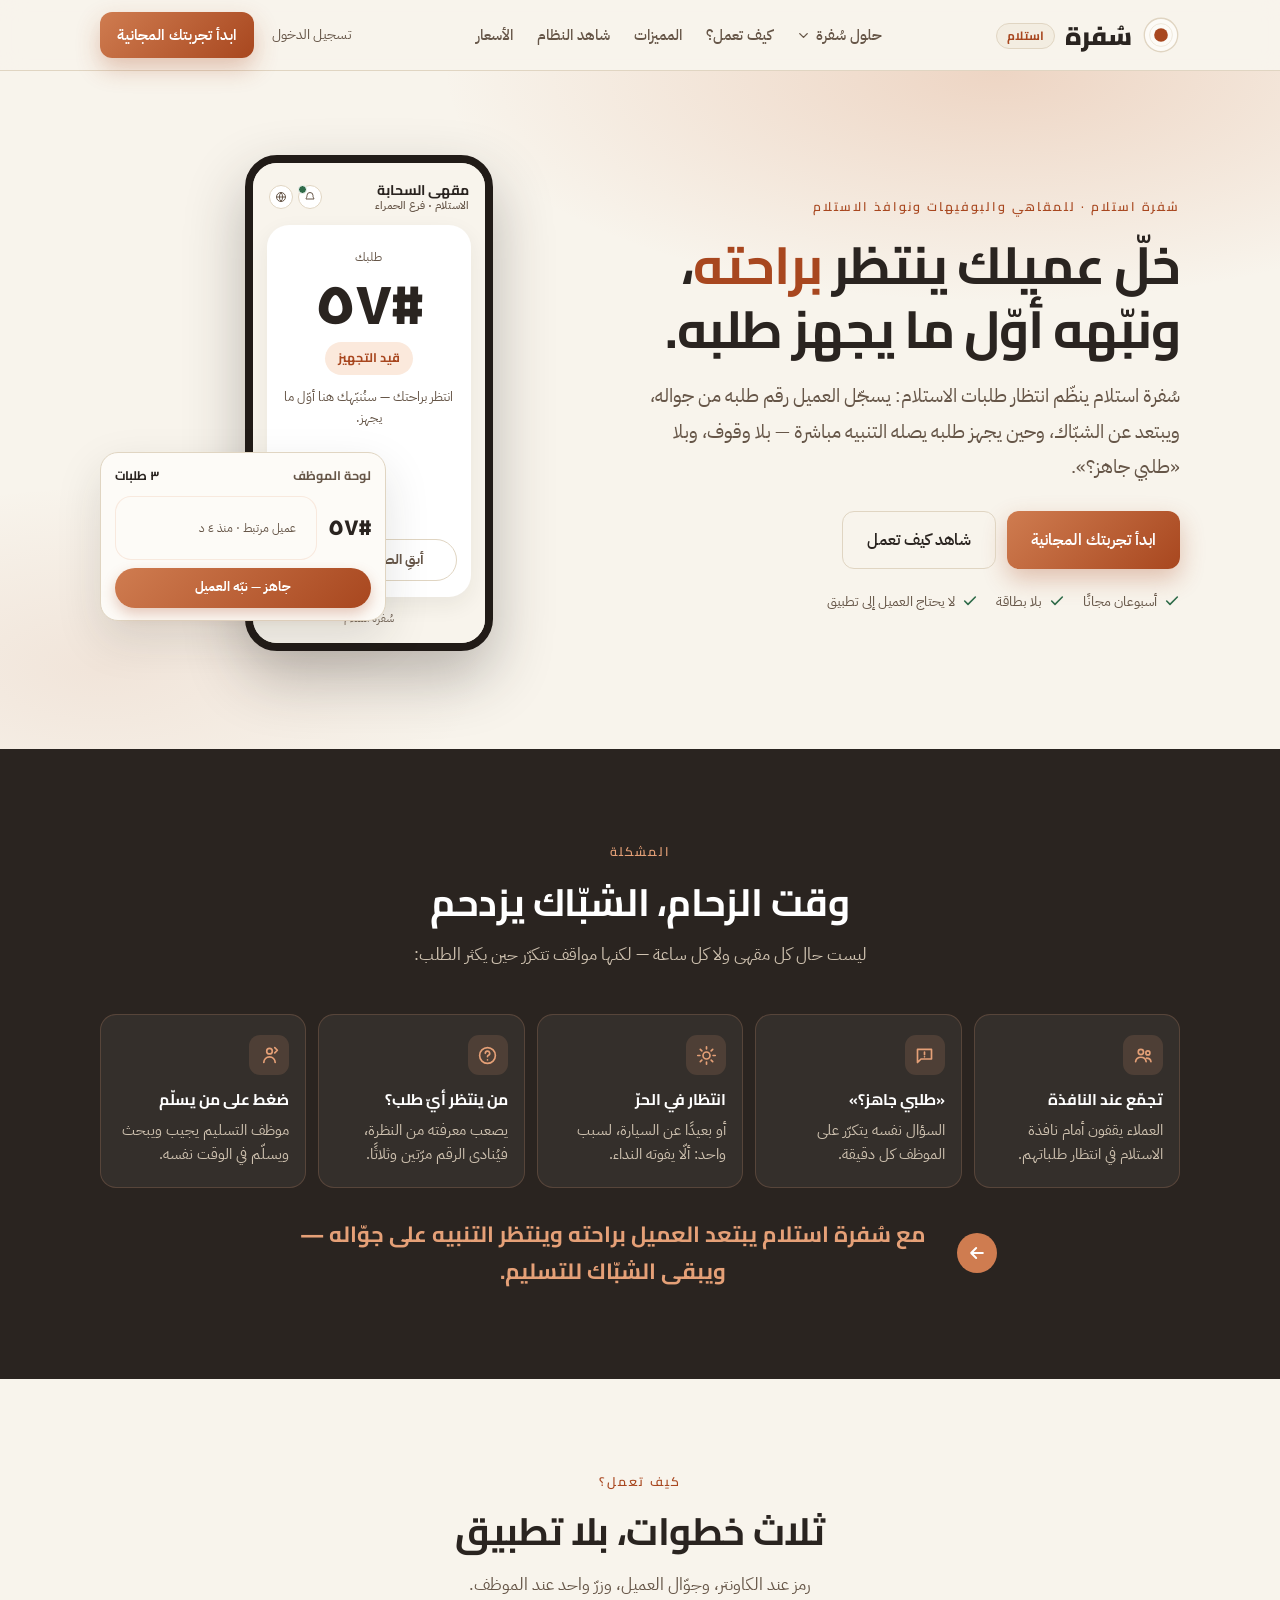
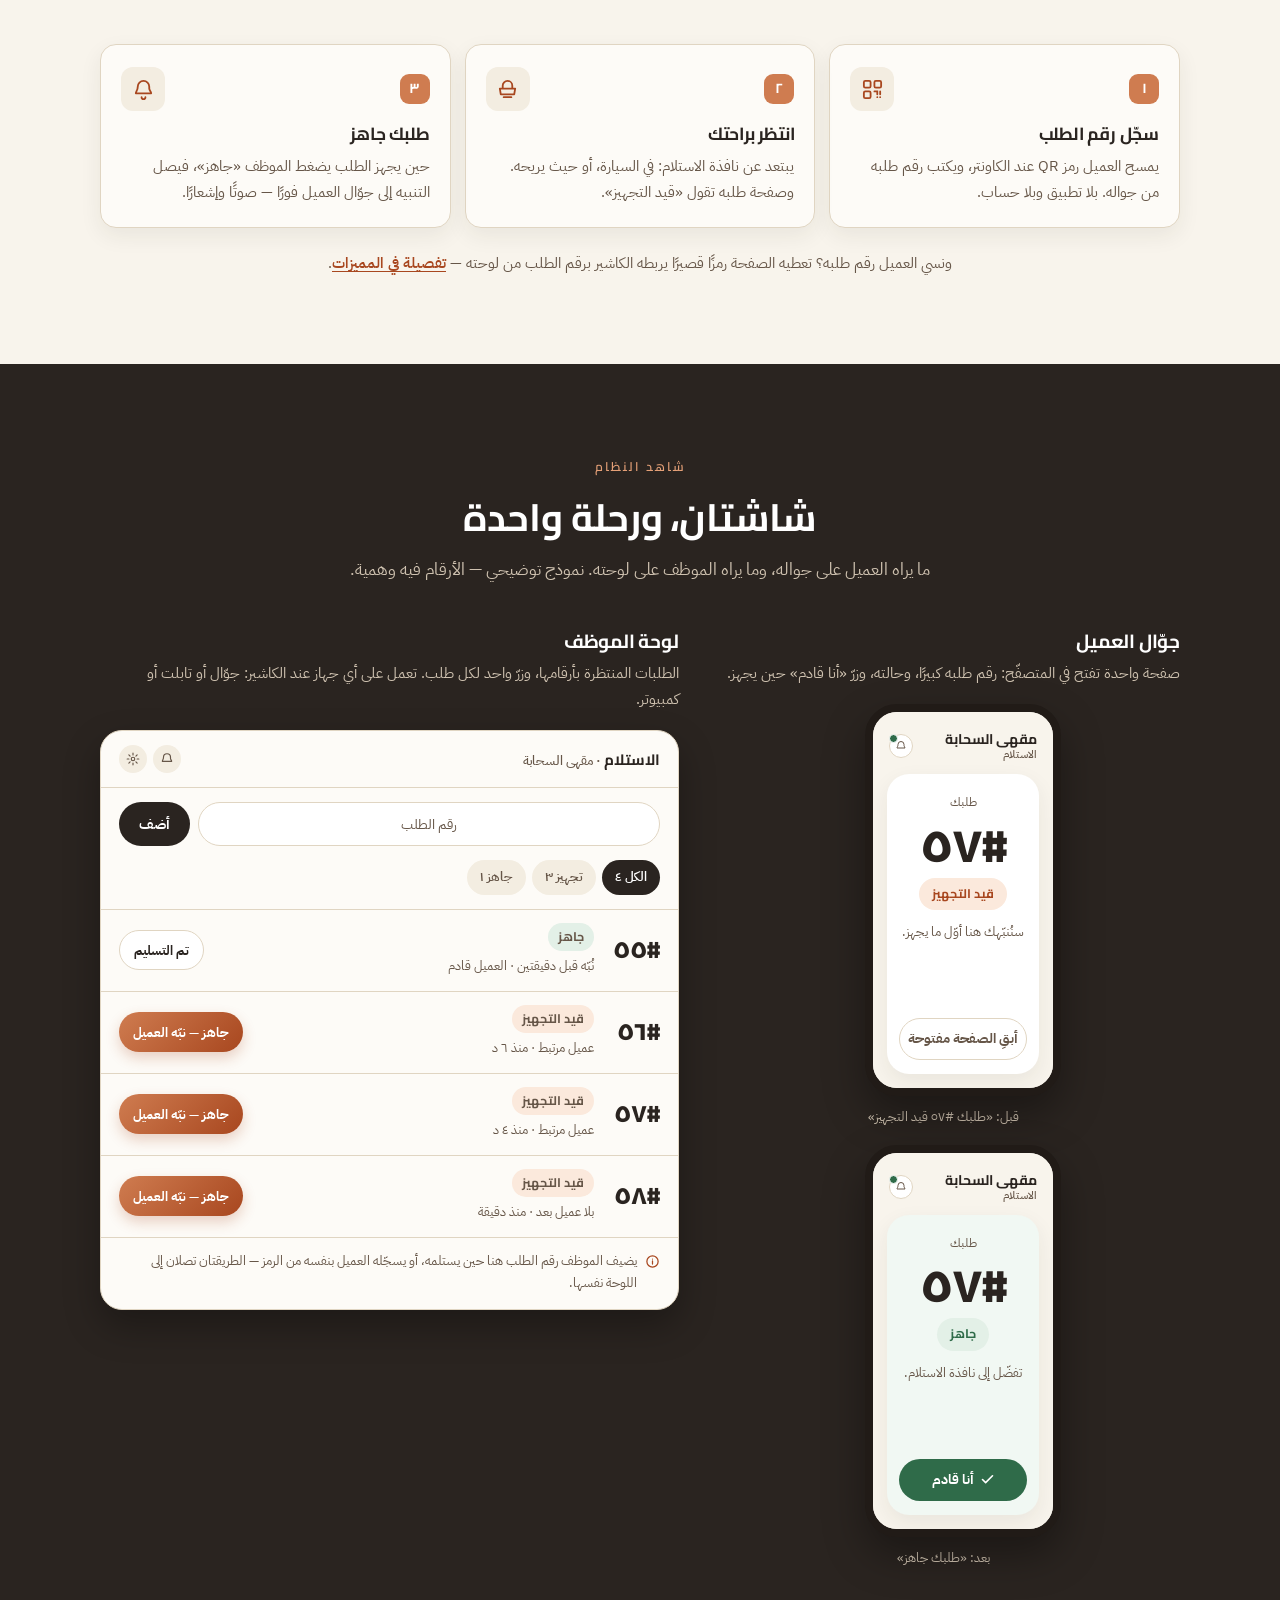
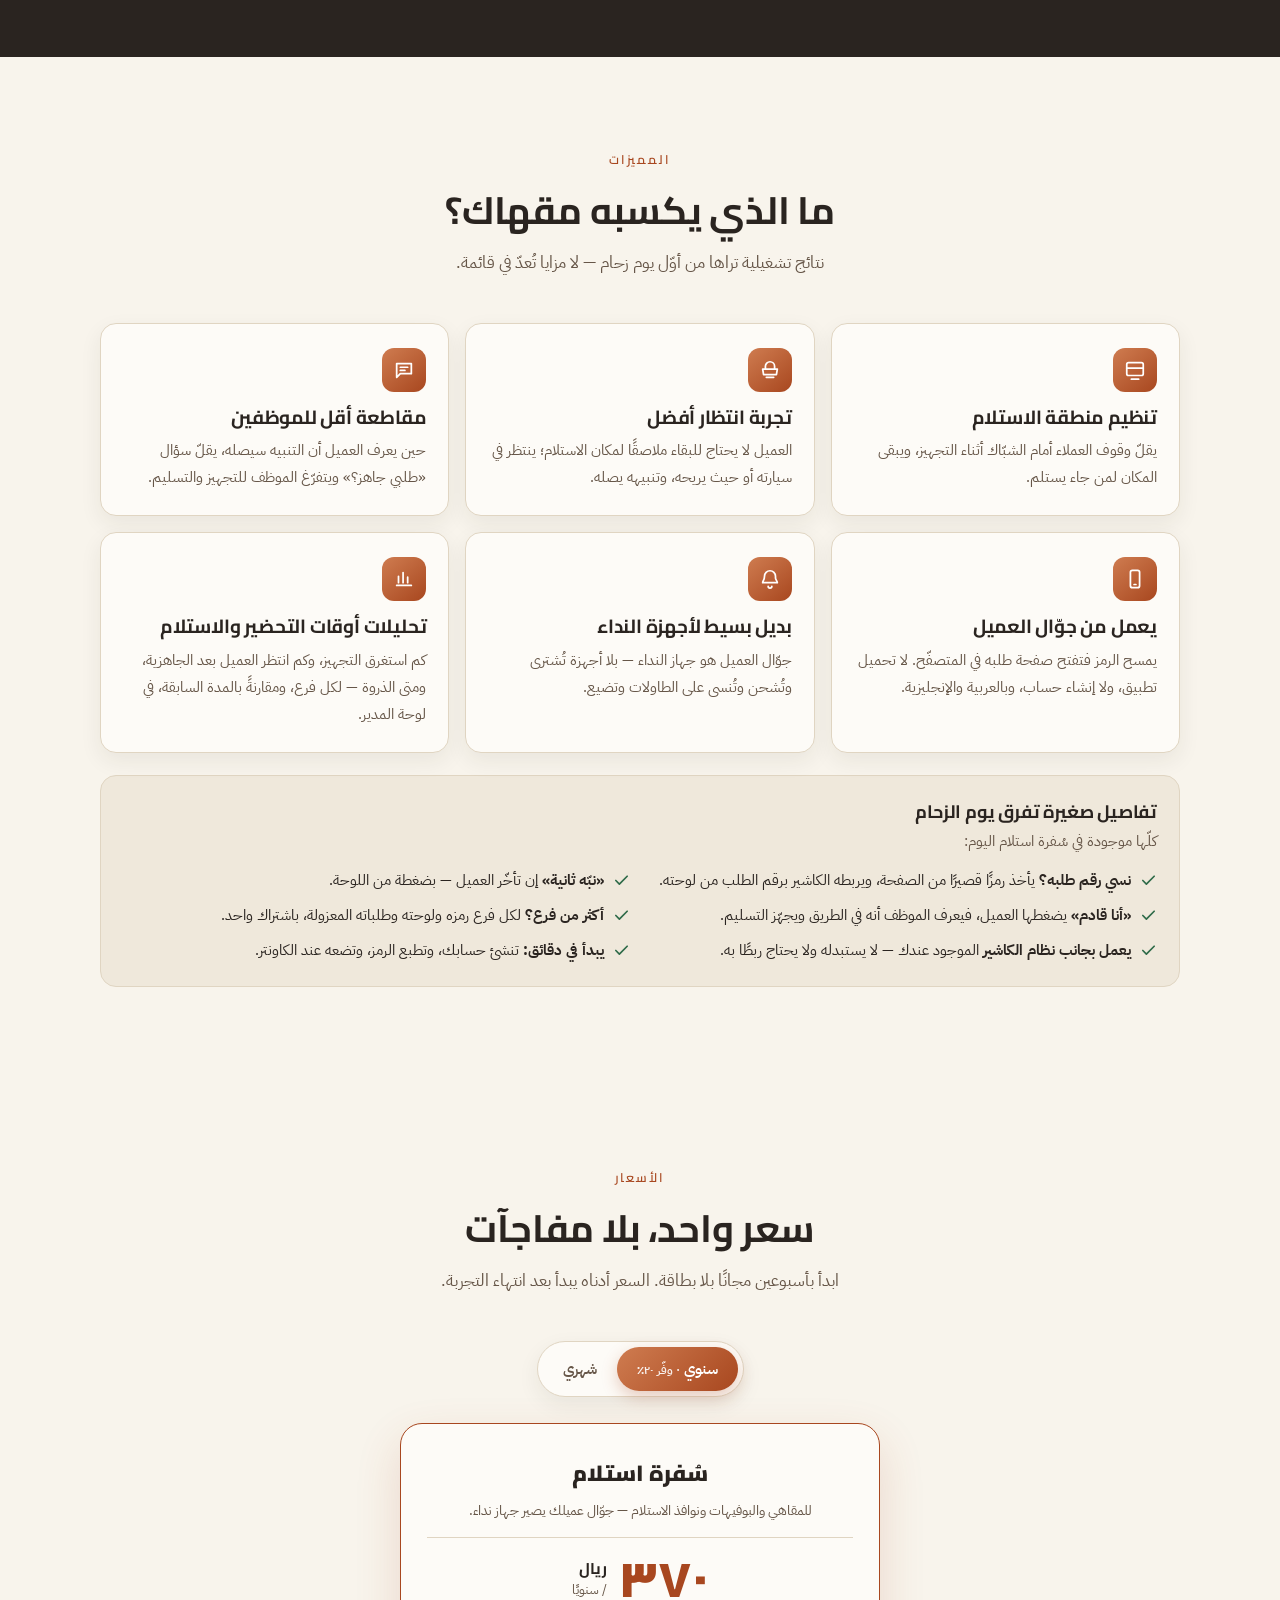
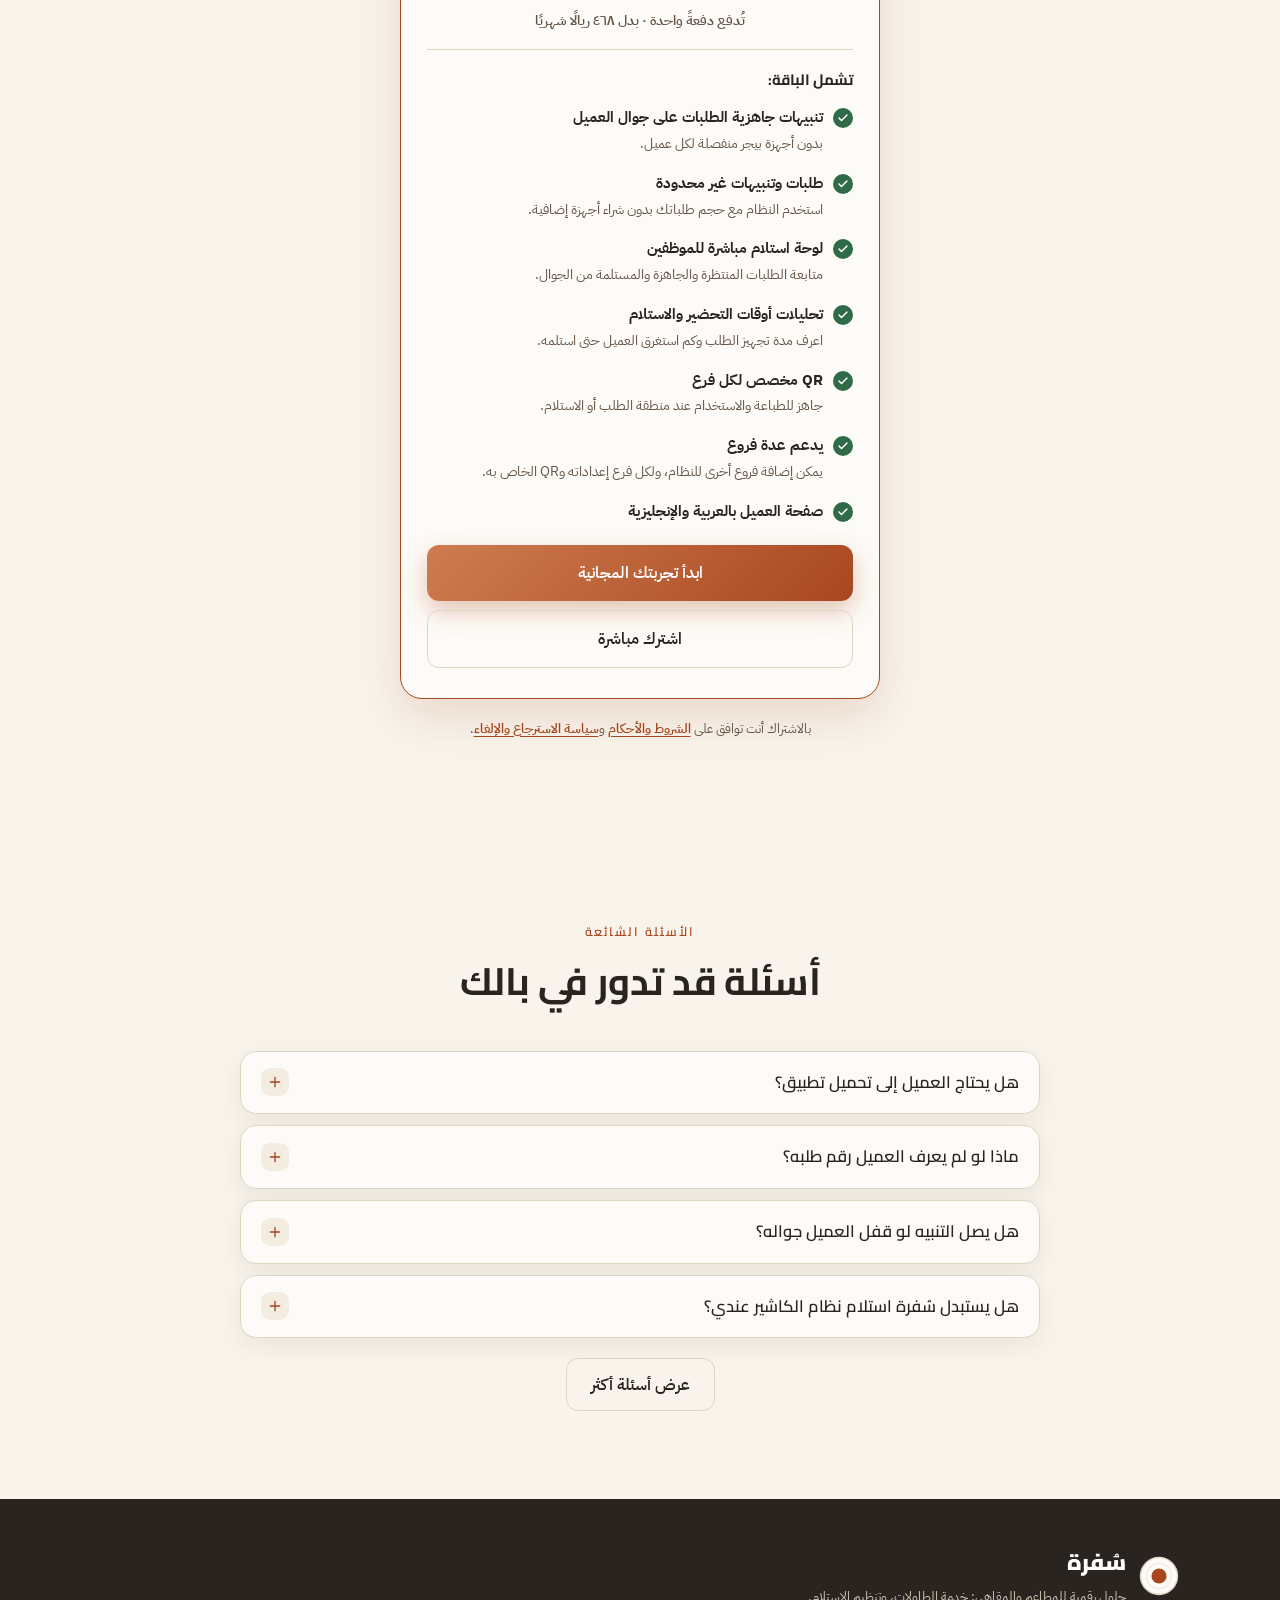
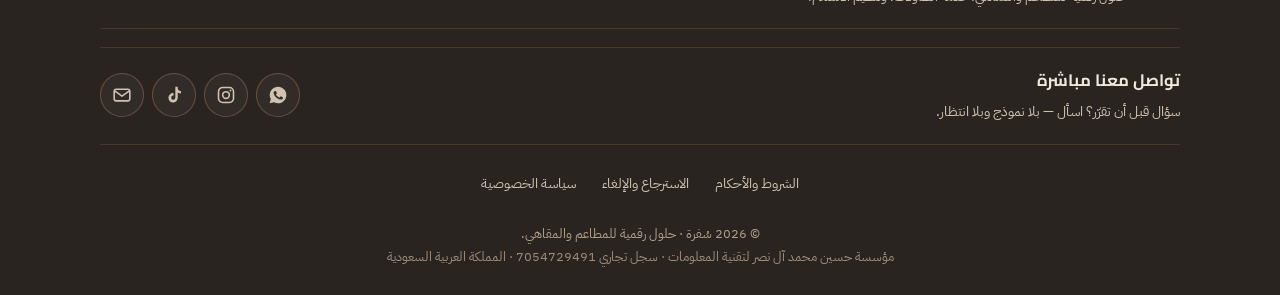
<file: pickup.html>
<!DOCTYPE html>
<html lang="ar" dir="rtl">
<head>
<meta charset="utf-8">
<!--
  ══════════════════════════════════════════════════════════════
   سُفرة استلام — صفحة هبوط مستقلّة على /pickup
  ══════════════════════════════════════════════════════════════
   الحلّ الثاني تحت علامة سُفرة: تنظيم انتظار طلبات الاستلام وتنبيه
   العميل على جوّاله عند الجاهزية. جمهورها المقاهي (والسحابية منها)
   والبوفيهات ونوافذ الاستلام — فلا طاولات هنا ولا نادل ولا تقسيم حساب:
   كل ذلك في الصفحة الرئيسة، والرابط بينهما قائمة «حلول سُفرة» والشريط
   قبل التذييل. الترويسة والتذييل والأزرار والتسعير من assets/site.css
   وassets/site.js، وما تراه في <style> أدناه لهذه الصفحة وحدها.

   التقاط رمز الإحالة أوّلًا — كما في الصفحة الرئيسة حرفًا (انظر شرحه هناك).
-->
<script>
try{var _h=new URLSearchParams(location.hash.replace(/^#/,''));var _v=_h.get('sv');
if(_v){sessionStorage.setItem('sufra_sv',_v);_h.delete('sv');var _r=_h.toString();
history.replaceState(null,'',location.pathname+location.search+(_r?'#'+_r:''));}}catch(e){}
</script>
<meta name="viewport" content="width=device-width, initial-scale=1">
<meta name="referrer" content="strict-origin-when-cross-origin">
<meta name="theme-color" content="#a8471f">

<title>سُفرة استلام — تنظيم انتظار طلبات الاستلام وتنبيه العميل عند الجاهزية</title>
<meta name="description" content="سُفرة استلام يُنظّم انتظار طلبات الاستلام في المقاهي والبوفيهات ونوافذ الاستلام: يسجّل العميل رقم طلبه من جواله، وينتظر حيث يريحه، ويصله التنبيه أوّل ما يجهز طلبه — بلا تطبيق، وبلا أجهزة نداء.">
<link rel="canonical" href="https://alsufr.com/pickup">

<meta property="og:type" content="website">
<meta property="og:locale" content="ar_SA">
<meta property="og:site_name" content="سُفرة">
<meta property="og:url" content="https://alsufr.com/pickup">
<meta property="og:title" content="سُفرة استلام — نبّه عميلك أوّل ما يجهز طلبه">
<meta property="og:description" content="العميل يسجّل رقم طلبه من جواله وينتظر براحته، وحين يجهز الطلب يضغط الموظف «جاهز» فيصله التنبيه. للمقاهي والبوفيهات ونوافذ الاستلام.">
<meta property="og:image" content="https://alsufr.com/assets/og-pickup.png">
<meta property="og:image:width" content="1200">
<meta property="og:image:height" content="630">
<meta property="og:image:alt" content="سُفرة استلام: شاشة العميل تقول «طلبك جاهز»، ولوحة الموظف بزرّ «جاهز — نبّه العميل»">
<meta name="twitter:card" content="summary_large_image">
<meta name="twitter:title" content="سُفرة استلام — نبّه عميلك أوّل ما يجهز طلبه">
<meta name="twitter:description" content="تنظيم انتظار طلبات الاستلام وتنبيه العميل على جوّاله عند الجاهزية.">
<meta name="twitter:image" content="https://alsufr.com/assets/og-pickup.png">

<link rel="icon" type="image/svg+xml" href="https://app.alsufr.com/brand/sufra-icon.svg">
<link rel="preconnect" href="https://fonts.googleapis.com"><link rel="preconnect" href="https://fonts.gstatic.com" crossorigin><link href="https://fonts.googleapis.com/css2?family=Cairo:wght@600;700;900&family=IBM+Plex+Sans+Arabic:wght@400;500;600;700&display=swap" rel="stylesheet">

<link rel="stylesheet" href="assets/site.css">
<style>
/* ══ أنماط صفحة الاستلام وحدها ══
   شخصية أبسط وأسرع من صفحة المطاعم: نماذج واجهات مرسومة بـCSS لا لقطات،
   لأن الفكرة تُفهم من شاشتين — «قيد التجهيز» ثم «جاهز» — قبل أي نص. */

/* ── الهيرو: هاتف العميل يتقلّب بين الحالتين، وبطاقة الموظف بجانبه ── */
.hero .lead{max-width:36em}
.pk-visual{position:relative;display:flex;justify-content:center;align-items:center;
  min-height:520px;padding:24px 0}
.mock-ph{width:min(248px,62vw);aspect-ratio:39/78;margin-inline-end:clamp(40px,10%,96px);border-radius:32px;border:8px solid #211b17;
  background:#f8f4ec;box-shadow:0 26px 60px rgba(42,36,32,.30);overflow:hidden;position:relative;z-index:2}
.mock-scr{position:absolute;inset:0;display:flex;flex-direction:column;gap:12px;padding:16px 14px 14px;background:#f8f4ec}
.mock-top{display:flex;align-items:center;justify-content:space-between;gap:8px;padding:2px 2px 0}
.mock-top .nm{font-family:'Cairo';font-weight:700;font-size:14px;color:var(--ink);line-height:1.3}
.mock-top .nm small{display:block;font-family:'IBM Plex Sans Arabic';font-weight:500;font-size:10.5px;color:var(--muted)}
.mock-top .ics{display:flex;gap:5px}
.mock-top .ics span{width:24px;height:24px;border-radius:50%;background:#fff;border:1px solid var(--line);
  display:flex;align-items:center;justify-content:center;position:relative}
.mock-top .ics svg{width:12px;height:12px;color:var(--muted)}
.mock-top .ics .live::after{content:"";position:absolute;top:-1px;inset-inline-end:-1px;width:7px;height:7px;
  border-radius:50%;background:var(--pist);border:1.5px solid #fff}
.mock-sheet{background:#fff;border-radius:22px;padding:22px 14px 16px;text-align:center;box-shadow:var(--shadow-sm);
  display:flex;flex-direction:column;align-items:center;gap:8px;flex:1 1 auto}
.mock-lbl{font-size:12px;color:var(--muted)}
.mock-num{font-family:'Cairo';font-weight:900;font-size:56px;line-height:1;color:var(--ink);letter-spacing:-1px}
.mock-pill{font-family:'Cairo';font-weight:700;font-size:12.5px;padding:5px 13px;border-radius:100px;margin-top:2px}
.pill-wait{background:#fbe9dc;color:var(--amber)}
.pill-ready{background:#e3f0e7;color:var(--pist)}
.mock-msg{font-size:12.5px;color:var(--muted);line-height:1.65;margin-top:4px}
.mock-btn{margin-top:auto;width:100%;min-height:42px;border-radius:100px;font-weight:700;font-size:13.5px;
  display:flex;align-items:center;justify-content:center;gap:6px}
.mock-btn svg{width:15px;height:15px}
.btn-ready{background:var(--pist);color:#fff}
.btn-ghost{border:1.5px solid var(--line);color:var(--muted);background:#fff}
.mock-foot{font-size:11px;color:var(--muted);text-align:center;opacity:.9}
.scr-ready .mock-sheet{background:#f1f8f3}

/* بطاقة الموظف الطافية: الصفّ الذي يخصّ هذا العميل وزرّه */
.mock-cash{position:absolute;bottom:10%;inset-inline-end:0;width:min(286px,88%);background:var(--card);
  border:1px solid var(--line);border-radius:18px;box-shadow:var(--shadow);padding:12px 14px;z-index:3}
.mock-cash .mc-h{display:flex;align-items:center;justify-content:space-between;font-family:'Cairo';font-weight:700;
  font-size:12.5px;color:var(--muted);margin-bottom:8px}
.mock-cash .mc-h b{color:var(--ink);font-weight:700}
.mc-row{display:grid;grid-template-columns:auto 1fr;align-items:center;gap:8px 10px}
.mc-row .n{font-family:'Cairo';font-weight:900;font-size:22px;color:var(--ink);min-width:44px}
.mc-row .st{font-size:12px;color:var(--muted);line-height:1.5;white-space:nowrap;overflow:hidden;text-overflow:ellipsis}
.mc-btn{grid-column:1 / -1;position:relative;min-height:40px;padding:0 14px;border-radius:100px;font-weight:700;font-size:12.5px;
  display:flex;align-items:center;justify-content:center;white-space:nowrap;
  background:linear-gradient(135deg,var(--amber-lt),var(--amber));color:#fff;box-shadow:0 6px 14px rgba(168,71,31,.28)}
.mc-btn .b{position:absolute;inset:0;display:flex;align-items:center;justify-content:center;gap:5px}
.mc-btn .b svg{width:14px;height:14px}

/* الإشعار الطافي فوق الهاتف حين يجهز الطلب */
.mock-toast{position:absolute;top:2%;inset-inline-start:0;width:min(268px,86%);background:#fff;border-radius:16px;
  box-shadow:0 18px 40px rgba(42,36,32,.22);padding:11px 13px;display:flex;gap:10px;align-items:flex-start;z-index:4}
.mock-toast .ti{width:34px;height:34px;border-radius:10px;background:var(--pist);color:#fff;
  display:flex;align-items:center;justify-content:center;flex:0 0 auto}
.mock-toast .ti svg{width:18px;height:18px}
.mock-toast .tx{flex:1 1 auto;min-width:0;display:flex;flex-direction:column;gap:2px}
.mock-toast .tt{font-size:11px;color:var(--muted);display:flex;justify-content:space-between;gap:8px}
.mock-toast .tb{font-size:13px;font-weight:600;color:var(--ink);line-height:1.5}

/* الدورة: ٩ ثوانٍ — النصف الأوّل «قيد التجهيز»، والنصف الثاني «جاهز» مع الإشعار وتحوّل الزرّ */
.pk-cycle .scr-ready{opacity:0;animation:pkB 9s ease-in-out infinite}
.pk-cycle .scr-wait{animation:pkA 9s ease-in-out infinite}
.pk-cycle .mock-toast{opacity:0;animation:pkToast 9s ease-in-out infinite}
.pk-cycle .mc-btn .b-a{animation:pkA 9s ease-in-out infinite}
.pk-cycle .mc-btn .b-b{opacity:0;animation:pkB 9s ease-in-out infinite}
@keyframes pkA{0%,46%{opacity:1}52%,94%{opacity:0}100%{opacity:1}}
@keyframes pkB{0%,46%{opacity:0}52%,94%{opacity:1}100%{opacity:0}}
@keyframes pkToast{0%,50%{opacity:0;transform:translateY(-10px)}56%,92%{opacity:1;transform:none}98%,100%{opacity:0;transform:translateY(-10px)}}
@media(prefers-reduced-motion:reduce){
  .pk-cycle .scr-ready,.pk-cycle .scr-wait,.pk-cycle .mock-toast,.pk-cycle .mc-btn .b-a,.pk-cycle .mc-btn .b-b{animation:none}
  .pk-cycle .scr-wait{opacity:0}.pk-cycle .scr-ready,.pk-cycle .mock-toast,.pk-cycle .mc-btn .b-b{opacity:1}
  .pk-cycle .mc-btn .b-a{opacity:0}
}

/* ── المشكلة ─────────────────────────────────────────────────────────── */
.probs{display:grid;grid-template-columns:repeat(5,1fr);gap:12px}
.pb{background:rgba(255,255,255,.05);border:1px solid rgba(229,160,119,.20);border-radius:var(--r);
  padding:20px 16px;font-size:14.5px;color:var(--on-dark-soft);line-height:1.7}
.pb .ic{width:40px;height:40px;border-radius:11px;background:rgba(229,160,119,.14);color:var(--amber-on-dark);
  display:flex;align-items:center;justify-content:center;margin-bottom:12px}
.pb .ic svg{width:21px;height:21px}
.pb b{display:block;font-family:'Cairo';font-weight:700;font-size:15.5px;color:#fff;margin-bottom:4px}
.pivot{margin-top:28px;display:flex;align-items:center;gap:14px;justify-content:center;flex-wrap:wrap;text-align:center}
.pivot .arrow{width:40px;height:40px;border-radius:50%;background:var(--amber-lt);color:#fff;
  display:flex;align-items:center;justify-content:center;flex:0 0 auto}
.pivot .arrow svg{width:20px;height:20px}
.pivot p{font-family:'Cairo';font-weight:700;font-size:clamp(17px,2.3vw,22px);color:var(--amber-on-dark);line-height:1.7;max-width:30em}

/* ── كيف تعمل: ثلاث خطوات على خلفية فاتحة (البطاقة الداكنة .st تُقلب هنا) ── */
.flow.three{grid-template-columns:repeat(3,1fr)}
.flow.light .st{background:var(--card);border-color:var(--line);box-shadow:var(--shadow-sm)}
.flow.light .st h3{color:var(--ink)}
.flow.light .st p{color:var(--muted)}
.st-head{display:flex;align-items:center;justify-content:space-between;margin-bottom:12px}
.st-head b{margin-bottom:0}
.st-head .ic{width:44px;height:44px;border-radius:12px;background:#f3ede1;color:var(--brass);
  display:flex;align-items:center;justify-content:center}
.st-head .ic svg{width:23px;height:23px}
.how-side{margin-top:22px;text-align:center;font-size:14.5px;color:var(--muted);line-height:1.8}
.how-side a{color:var(--brass);font-weight:600;text-decoration:underline;text-underline-offset:3px}

/* ── شاشتان: هاتفا العميل ولوحة الموظف ───────────────────────────────── */
.shots{display:grid;grid-template-columns:.9fr 1.1fr;gap:28px;align-items:start}
.shot-col h3{font-size:19px;font-weight:700;margin-bottom:6px;color:#fff}
.shot-col > p{font-size:14.5px;color:var(--on-dark-soft);line-height:1.8;margin-bottom:18px}
.phones{display:flex;gap:16px;justify-content:center;align-items:flex-start;flex-wrap:wrap}
.phones .mock-ph{width:min(196px,42vw);box-shadow:0 18px 40px rgba(0,0,0,.34)}
.phones .mock-num{font-size:46px}
.phones .mock-sheet{padding:18px 12px 14px}
.phones figure{margin:0;display:flex;flex-direction:column;align-items:center;gap:10px}
.phones figcaption{font-size:12.5px;color:var(--on-dark-soft)}

.board{background:var(--card);border:1px solid var(--line);border-radius:22px;box-shadow:0 16px 36px rgba(0,0,0,.30);overflow:hidden;color:var(--ink)}
.bd-head{display:flex;justify-content:space-between;align-items:center;gap:10px;padding:14px 18px;
  border-bottom:1px solid var(--line);font-family:'Cairo';font-weight:700;font-size:15px}
.bd-head small{font-family:'IBM Plex Sans Arabic';font-weight:500;font-size:12.5px;color:var(--muted)}
.bd-head .ics{display:flex;gap:6px}
.bd-head .ics span{width:28px;height:28px;border-radius:50%;background:#f3ede1;display:flex;align-items:center;justify-content:center}
.bd-head .ics svg{width:14px;height:14px;color:var(--muted)}
.bd-add{display:flex;gap:8px;padding:14px 18px 10px}
.bd-add .in{flex:1 1 auto;border:1.5px solid var(--line);border-radius:100px;min-height:44px;display:flex;
  align-items:center;justify-content:center;color:var(--muted);font-size:14px;background:#fff}
.bd-add .bt{background:var(--ink);color:#fff;border-radius:100px;padding:0 20px;min-height:44px;
  display:flex;align-items:center;font-weight:700;font-size:14px}
.bd-chips{display:flex;gap:6px;padding:4px 18px 14px}
.bd-chips span{font-size:12.5px;font-weight:600;padding:6px 13px;border-radius:100px;background:#f3ede1;color:var(--muted)}
.bd-chips span.on{background:var(--ink);color:#fff}
.bd-row{display:grid;grid-template-columns:auto 1fr auto;gap:12px;align-items:center;padding:13px 18px;border-top:1px solid var(--line)}
.bd-row .n{font-family:'Cairo';font-weight:900;font-size:24px;min-width:54px;color:var(--ink);line-height:1}
.bd-row .m{display:flex;flex-direction:column;gap:4px;min-width:0}
.bd-row .m span{font-size:12.5px;color:var(--muted)}
.bd-row .pill{align-self:flex-start;font-family:'Cairo';font-weight:700;font-size:12px;padding:3px 10px;border-radius:100px}
.bd-row .a{min-height:40px;padding:0 14px;border-radius:100px;font-weight:700;font-size:13px;display:flex;align-items:center;white-space:nowrap}
.a-go{background:linear-gradient(135deg,var(--amber-lt),var(--amber));color:#fff;box-shadow:0 6px 14px rgba(168,71,31,.24)}
.a-done{border:1.5px solid var(--line);color:var(--ink);background:#fff}
.bd-note{padding:12px 18px 14px;border-top:1px solid var(--line);font-size:12.5px;color:var(--muted);display:flex;gap:8px;align-items:flex-start}
.bd-note svg{width:15px;height:15px;flex:0 0 auto;margin-top:4px;color:var(--brass)}

/* ── القيمة: ست بطاقات، والسادسة قادمة ───────────────────────────────── */
.grp.pk-grp{grid-template-columns:repeat(3,1fr)}

/* ── الاستجابة ───────────────────────────────────────────────────────── */
@media(max-width:960px){
  .pk-visual{min-height:0;padding:12px 0 72px}
  .mock-ph{margin-inline-end:0}
  .mock-cash{bottom:0}
  .probs{grid-template-columns:repeat(2,1fr)}
  .flow.three{grid-template-columns:repeat(2,1fr)}
  .shots{grid-template-columns:1fr}
  .grp.pk-grp{grid-template-columns:repeat(2,1fr)}
}
@media(max-width:620px){
  .probs{grid-template-columns:1fr}
  .flow.three{grid-template-columns:1fr}
  .grp.pk-grp{grid-template-columns:1fr}
  .bd-row{grid-template-columns:auto 1fr;row-gap:10px}
  .bd-row .a{grid-column:1 / -1;justify-content:center}
}
</style>
</head>
<body data-wa-text="السلام عليكم، مهتم بخدمة سُفرة استلام لمقهاي.">
<a class="skip" href="#main">تخطَّ إلى المحتوى</a>

<header id="hdr">
  <div class="wrap nav">
    <a class="brand" href="#top" aria-label="سُفرة استلام — أعلى الصفحة">
      <svg width="38" height="38" viewBox="0 0 100 100" aria-hidden="true">
        <circle cx="50" cy="50" r="44" fill="#fdfbf7" stroke="#e0d5c2" stroke-width="3.5"/>
        <circle cx="50" cy="50" r="30" fill="none" stroke="#efe8db" stroke-width="2.5"/>
        <circle cx="50" cy="50" r="18" fill="#a8471f"/>
      </svg>
      <span class="brandname">سُفرة</span>
      <span class="brand-tag">استلام</span>
    </a>
    <nav class="nav-links" id="navLinks" aria-label="روابط الصفحة">
      <div class="sol">
        <button type="button" class="sol-btn" aria-expanded="false" aria-controls="solMenu" aria-haspopup="true">حلول سُفرة
          <svg viewBox="0 0 24 24" fill="none" stroke="currentColor" stroke-width="2.2" aria-hidden="true"><path d="m6 9 6 6 6-6" stroke-linecap="round" stroke-linejoin="round"/></svg>
        </button>
        <span class="sol-head" aria-hidden="true">حلول سُفرة</span>
        <div class="sol-menu" id="solMenu">
        <a class="sol-item" href="/">
            <span class="sol-ic"><svg viewBox="0 0 24 24" fill="none" stroke="currentColor" stroke-width="1.9" aria-hidden="true"><path d="M4 20h16M6 20V10M18 20V10M3.5 10h17l-2.5-5H6z" stroke-linejoin="round"/><path d="M12 5V2.5" stroke-linecap="round"/></svg></span>
            <span class="sol-txt"><b>سُفرة للمطاعم</b><small>للطاولات والطلبات وخدمة الضيوف داخل المطعم</small></span>
        </a>
        <a class="sol-item" href="/pickup" aria-current="page">
            <span class="sol-ic"><svg viewBox="0 0 24 24" fill="none" stroke="currentColor" stroke-width="1.9" aria-hidden="true"><path d="M18 9A6 6 0 1 0 6 9c0 4-2 5-2 7h16c0-2-2-3-2-5z" stroke-linejoin="round"/><path d="M10 20a2 2 0 0 0 4 0" stroke-linecap="round"/></svg></span>
            <span class="sol-txt"><b>سُفرة استلام <span class="sol-now">أنت هنا</span></b><small>لتنظيم الاستلام وتنبيه العميل عند جاهزية الطلب</small></span>
        </a>
        </div>
      </div>
      <a href="#how">كيف تعمل؟</a>
      <a href="#value">المميزات</a>
      <a href="#screens">شاهد النظام</a>
      <a href="#pricing">الأسعار</a>
      <a class="nav-login" href="https://app.alsufr.com/" data-ad-events="login_click">تسجيل الدخول</a>
    </nav>
    <div class="nav-cta">
      <a class="nav-login" href="https://app.alsufr.com/" data-ad-events="login_click">تسجيل الدخول</a>
      <a href="https://app.alsufr.com/signup?plan=pickup" class="btn btn-gold" data-ad-events="free_trial_click landing_to_app"><span class="cta-long">ابدأ تجربتك المجانية</span><span class="cta-short">جرّب مجانًا</span></a>
      <button type="button" class="menu-btn" aria-expanded="false" aria-controls="navLinks" aria-label="فتح القائمة">
        <svg viewBox="0 0 24 24" fill="none" stroke="currentColor" stroke-width="2" aria-hidden="true"><path d="M4 7h16M4 12h16M4 17h16" stroke-linecap="round"/></svg>
      </button>
    </div>
  </div>
</header>
<span id="top"></span>

<main id="main">

<!-- ═══ القسم الافتتاحي ═══ -->
<section class="hero">
  <div class="hero-bg"></div>
  <div class="wrap hero-grid">
    <div class="reveal">
      <span class="eyebrow">سُفرة استلام · للمقاهي والبوفيهات ونوافذ الاستلام</span>
      <h1>خلّ عميلك ينتظر <span class="hl">براحته</span>، ونبّهه أوّل ما يجهز طلبه.</h1>
      <p class="lead">سُفرة استلام ينظّم انتظار طلبات الاستلام: يسجّل العميل رقم طلبه من جواله، ويبتعد عن الشبّاك،
        وحين يجهز طلبه يصله التنبيه مباشرة — بلا وقوف، وبلا «طلبي جاهز؟».</p>
      <div class="cta-row">
        <a href="https://app.alsufr.com/signup?plan=pickup" class="btn btn-gold" data-ad-events="free_trial_click landing_to_app">ابدأ تجربتك المجانية</a>
        <a href="#how" class="btn btn-line">شاهد كيف تعمل</a>
      </div>
      <div class="trust-line">
        <span><svg viewBox="0 0 24 24" fill="none" stroke="currentColor" stroke-width="2.4" aria-hidden="true"><path d="M20 6 9 17l-5-5" stroke-linecap="round" stroke-linejoin="round"/></svg> أسبوعان مجانًا</span>
        <span><svg viewBox="0 0 24 24" fill="none" stroke="currentColor" stroke-width="2.4" aria-hidden="true"><path d="M20 6 9 17l-5-5" stroke-linecap="round" stroke-linejoin="round"/></svg> بلا بطاقة</span>
        <span><svg viewBox="0 0 24 24" fill="none" stroke="currentColor" stroke-width="2.4" aria-hidden="true"><path d="M20 6 9 17l-5-5" stroke-linecap="round" stroke-linejoin="round"/></svg> لا يحتاج العميل إلى تطبيق</span>
      </div>
    </div>

    <!-- نموذج متحرّك: هاتف العميل يتقلّب من «قيد التجهيز» إلى «جاهز»، وبطاقة الموظف تضغط «جاهز» -->
    <div class="reveal">
      <div class="pk-visual pk-cycle" role="img" aria-label="نموذج توضيحي: شاشة العميل تنتقل من «قيد التجهيز» إلى «جاهز» حين يضغط الموظف زرّ الجاهزية">
        <div class="mock-toast" aria-hidden="true">
          <span class="ti"><svg viewBox="0 0 24 24" fill="none" stroke="currentColor" stroke-width="2"><path d="M18 9A6 6 0 1 0 6 9c0 4-2 5-2 7h16c0-2-2-3-2-5z" stroke-linejoin="round"/><path d="M10 20a2 2 0 0 0 4 0" stroke-linecap="round"/></svg></span>
          <span class="tx">
            <span class="tt"><span>مقهى السحابة</span><span>الآن</span></span>
            <span class="tb">طلبك #٥٧ جاهز — تفضّل للاستلام.</span>
          </span>
        </div>

        <div class="mock-ph" aria-hidden="true">
          <div class="mock-scr scr-wait">
            <div class="mock-top">
              <div class="nm">مقهى السحابة<small>الاستلام · فرع الحمراء</small></div>
              <div class="ics"><span class="live"><svg viewBox="0 0 24 24" fill="none" stroke="currentColor" stroke-width="2"><path d="M18 9A6 6 0 1 0 6 9c0 4-2 5-2 7h16c0-2-2-3-2-5z" stroke-linejoin="round"/></svg></span><span><svg viewBox="0 0 24 24" fill="none" stroke="currentColor" stroke-width="2"><circle cx="12" cy="12" r="9"/><path d="M3 12h18M12 3a14 14 0 0 1 0 18M12 3a14 14 0 0 0 0 18"/></svg></span></div>
            </div>
            <div class="mock-sheet">
              <span class="mock-lbl">طلبك</span>
              <span class="mock-num">#٥٧</span>
              <span class="mock-pill pill-wait">قيد التجهيز</span>
              <p class="mock-msg">انتظر براحتك — سنُنبّهك هنا أوّل ما يجهز.</p>
              <span class="mock-btn btn-ghost">أبقِ الصفحة مفتوحة</span>
            </div>
            <p class="mock-foot">سُفرة استلام</p>
          </div>
          <div class="mock-scr scr-ready">
            <div class="mock-top">
              <div class="nm">مقهى السحابة<small>الاستلام · فرع الحمراء</small></div>
              <div class="ics"><span class="live"><svg viewBox="0 0 24 24" fill="none" stroke="currentColor" stroke-width="2"><path d="M18 9A6 6 0 1 0 6 9c0 4-2 5-2 7h16c0-2-2-3-2-5z" stroke-linejoin="round"/></svg></span><span><svg viewBox="0 0 24 24" fill="none" stroke="currentColor" stroke-width="2"><circle cx="12" cy="12" r="9"/><path d="M3 12h18M12 3a14 14 0 0 1 0 18M12 3a14 14 0 0 0 0 18"/></svg></span></div>
            </div>
            <div class="mock-sheet">
              <span class="mock-lbl">طلبك</span>
              <span class="mock-num">#٥٧</span>
              <span class="mock-pill pill-ready">جاهز</span>
              <p class="mock-msg">طلبك جاهز — تفضّل إلى نافذة الاستلام.</p>
              <span class="mock-btn btn-ready"><svg viewBox="0 0 24 24" fill="none" stroke="currentColor" stroke-width="2.6" aria-hidden="true"><path d="M20 6 9 17l-5-5" stroke-linecap="round" stroke-linejoin="round"/></svg> أنا قادم</span>
            </div>
            <p class="mock-foot">سُفرة استلام</p>
          </div>
        </div>

        <div class="mock-cash" aria-hidden="true">
          <div class="mc-h"><span>لوحة الموظف</span><b>٣ طلبات</b></div>
          <div class="mc-row">
            <span class="n">#٥٧</span>
            <span class="st">عميل مرتبط · منذ ٤ د</span>
            <span class="mc-btn"><span class="b b-a">جاهز — نبّه العميل</span><span class="b b-b"><svg viewBox="0 0 24 24" fill="none" stroke="currentColor" stroke-width="2.6" aria-hidden="true"><path d="M20 6 9 17l-5-5" stroke-linecap="round" stroke-linejoin="round"/></svg> نُبّه العميل</span></span>
          </div>
        </div>
      </div>
    </div>
  </div>
</section>

<!-- ═══ المشكلة ═══ -->
<section class="sec on-oud" id="problem">
  <div class="wrap">
    <div class="sec-head center reveal">
      <span class="eyebrow">المشكلة</span>
      <h2 class="title">وقت الزحام، الشبّاك يزدحم</h2>
      <p class="sub">ليست حال كل مقهى ولا كل ساعة — لكنها مواقف تتكرّر حين يكثر الطلب:</p>
    </div>
    <div class="probs">
      <div class="pb reveal">
        <div class="ic"><svg viewBox="0 0 24 24" fill="none" stroke="currentColor" stroke-width="1.9" aria-hidden="true"><circle cx="9" cy="8" r="3"/><circle cx="17" cy="9" r="2.3"/><path d="M3 19c.5-3.3 3-5 6-5s5.5 1.7 6 5M15.5 15c2.6 0 4.6 1.4 5 4" stroke-linecap="round"/></svg></div>
        <b>تجمّع عند النافذة</b>العملاء يقفون أمام نافذة الاستلام في انتظار طلباتهم.
      </div>
      <div class="pb reveal">
        <div class="ic"><svg viewBox="0 0 24 24" fill="none" stroke="currentColor" stroke-width="1.9" aria-hidden="true"><path d="M4 5h16v11H8l-4 4z" stroke-linejoin="round"/><path d="M12 8v3M12 13.5v.01" stroke-linecap="round"/></svg></div>
        <b>«طلبي جاهز؟»</b>السؤال نفسه يتكرّر على الموظف كل دقيقة.
      </div>
      <div class="pb reveal">
        <div class="ic"><svg viewBox="0 0 24 24" fill="none" stroke="currentColor" stroke-width="1.9" aria-hidden="true"><circle cx="12" cy="12" r="4"/><path d="M12 2v2.5M12 19.5V22M2 12h2.5M19.5 12H22M4.9 4.9l1.8 1.8M17.3 17.3l1.8 1.8M4.9 19.1l1.8-1.8M17.3 6.7l1.8-1.8" stroke-linecap="round"/></svg></div>
        <b>انتظار في الحرّ</b>أو بعيدًا عن السيارة، لسبب واحد: ألّا يفوته النداء.
      </div>
      <div class="pb reveal">
        <div class="ic"><svg viewBox="0 0 24 24" fill="none" stroke="currentColor" stroke-width="1.9" aria-hidden="true"><circle cx="12" cy="12" r="9"/><path d="M9.5 9.5a2.5 2.5 0 1 1 3.5 2.3c-.7.3-1 .8-1 1.5M12 17v.01" stroke-linecap="round"/></svg></div>
        <b>من ينتظر أيّ طلب؟</b>يصعب معرفته من النظرة، فيُنادى الرقم مرّتين وثلاثًا.
      </div>
      <div class="pb reveal">
        <div class="ic"><svg viewBox="0 0 24 24" fill="none" stroke="currentColor" stroke-width="1.9" aria-hidden="true"><circle cx="12" cy="7" r="3.2"/><path d="M5.5 20a6.5 6.5 0 0 1 13 0" stroke-linecap="round"/><path d="M18 3l3 3-3 3" stroke-linecap="round" stroke-linejoin="round"/></svg></div>
        <b>ضغط على من يسلّم</b>موظف التسليم يجيب ويبحث ويسلّم في الوقت نفسه.
      </div>
    </div>
    <div class="pivot reveal">
      <span class="arrow" aria-hidden="true"><svg viewBox="0 0 24 24" fill="none" stroke="currentColor" stroke-width="2.4"><path d="M19 12H5M11 6l-6 6 6 6" stroke-linecap="round" stroke-linejoin="round"/></svg></span>
      <p>مع سُفرة استلام يبتعد العميل براحته وينتظر التنبيه على جوّاله — ويبقى الشبّاك للتسليم.</p>
    </div>
  </div>
</section>

<!-- ═══ كيف تعمل ═══ -->
<section class="sec" id="how">
  <div class="wrap">
    <div class="sec-head center reveal">
      <span class="eyebrow">كيف تعمل؟</span>
      <h2 class="title">ثلاث خطوات، بلا تطبيق</h2>
      <p class="sub">رمز عند الكاونتر، وجوّال العميل، وزرّ واحد عند الموظف.</p>
    </div>
    <div class="flow three light">
      <div class="st reveal">
        <div class="st-head"><b>١</b><span class="ic"><svg viewBox="0 0 24 24" fill="none" stroke="currentColor" stroke-width="1.9" aria-hidden="true"><rect x="3" y="3" width="7" height="7" rx="1.5"/><rect x="14" y="3" width="7" height="7" rx="1.5"/><rect x="3" y="14" width="7" height="7" rx="1.5"/><path d="M14 14h3v3M20 20v.01M17 20h.01M20 14v3" stroke-linecap="round"/></svg></span></div>
        <h3>سجّل رقم الطلب</h3>
        <p>يمسح العميل رمز <span lang="en">QR</span> عند الكاونتر، ويكتب رقم طلبه من جواله. بلا تطبيق وبلا حساب.</p>
      </div>
      <div class="st reveal">
        <div class="st-head"><b>٢</b><span class="ic"><svg viewBox="0 0 24 24" fill="none" stroke="currentColor" stroke-width="1.9" aria-hidden="true"><path d="M5 17h14l1-6H4zM7 11V8a5 5 0 0 1 10 0v3" stroke-linejoin="round"/><path d="M8 20h8" stroke-linecap="round"/></svg></span></div>
        <h3>انتظر براحتك</h3>
        <p>يبتعد عن نافذة الاستلام: في السيارة، أو حيث يريحه. وصفحة طلبه تقول «قيد التجهيز».</p>
      </div>
      <div class="st reveal">
        <div class="st-head"><b>٣</b><span class="ic"><svg viewBox="0 0 24 24" fill="none" stroke="currentColor" stroke-width="1.9" aria-hidden="true"><path d="M18 9A6 6 0 1 0 6 9c0 4-2 5-2 7h16c0-2-2-3-2-5z" stroke-linejoin="round"/><path d="M10 20a2 2 0 0 0 4 0" stroke-linecap="round"/></svg></span></div>
        <h3>طلبك جاهز</h3>
        <p>حين يجهز الطلب يضغط الموظف «جاهز»، فيصل التنبيه إلى جوّال العميل فورًا — صوتًا وإشعارًا.</p>
      </div>
    </div>
    <p class="how-side reveal">
      ونسي العميل رقم طلبه؟ تعطيه الصفحة رمزًا قصيرًا يربطه الكاشير برقم الطلب من لوحته —
      <a href="#value">تفصيلة في المميزات</a>.
    </p>
  </div>
</section>

<!-- ═══ شاهد النظام ═══ -->
<section class="sec on-oud" id="screens">
  <div class="wrap">
    <div class="sec-head center reveal">
      <span class="eyebrow">شاهد النظام</span>
      <h2 class="title">شاشتان، ورحلة واحدة</h2>
      <p class="sub">ما يراه العميل على جواله، وما يراه الموظف على لوحته. نموذج توضيحي — الأرقام فيه وهمية.</p>
    </div>
    <div class="shots">
      <div class="shot-col reveal">
        <h3>جوّال العميل</h3>
        <p>صفحة واحدة تفتح في المتصفّح: رقم طلبه كبيرًا، وحالته، وزرّ «أنا قادم» حين يجهز.</p>
        <div class="phones">
          <figure>
            <div class="mock-ph">
              <div class="mock-scr">
                <div class="mock-top"><div class="nm">مقهى السحابة<small>الاستلام</small></div><div class="ics"><span class="live"><svg viewBox="0 0 24 24" fill="none" stroke="currentColor" stroke-width="2"><path d="M18 9A6 6 0 1 0 6 9c0 4-2 5-2 7h16c0-2-2-3-2-5z" stroke-linejoin="round"/></svg></span></div></div>
                <div class="mock-sheet">
                  <span class="mock-lbl">طلبك</span>
                  <span class="mock-num">#٥٧</span>
                  <span class="mock-pill pill-wait">قيد التجهيز</span>
                  <p class="mock-msg">سنُنبّهك هنا أوّل ما يجهز.</p>
                  <span class="mock-btn btn-ghost">أبقِ الصفحة مفتوحة</span>
                </div>
              </div>
            </div>
            <figcaption>قبل: «طلبك #٥٧ قيد التجهيز»</figcaption>
          </figure>
          <figure>
            <div class="mock-ph">
              <div class="mock-scr scr-ready">
                <div class="mock-top"><div class="nm">مقهى السحابة<small>الاستلام</small></div><div class="ics"><span class="live"><svg viewBox="0 0 24 24" fill="none" stroke="currentColor" stroke-width="2"><path d="M18 9A6 6 0 1 0 6 9c0 4-2 5-2 7h16c0-2-2-3-2-5z" stroke-linejoin="round"/></svg></span></div></div>
                <div class="mock-sheet">
                  <span class="mock-lbl">طلبك</span>
                  <span class="mock-num">#٥٧</span>
                  <span class="mock-pill pill-ready">جاهز</span>
                  <p class="mock-msg">تفضّل إلى نافذة الاستلام.</p>
                  <span class="mock-btn btn-ready"><svg viewBox="0 0 24 24" fill="none" stroke="currentColor" stroke-width="2.6" aria-hidden="true"><path d="M20 6 9 17l-5-5" stroke-linecap="round" stroke-linejoin="round"/></svg> أنا قادم</span>
                </div>
              </div>
            </div>
            <figcaption>بعد: «طلبك جاهز»</figcaption>
          </figure>
        </div>
      </div>

      <div class="shot-col reveal">
        <h3>لوحة الموظف</h3>
        <p>الطلبات المنتظرة بأرقامها، وزرّ واحد لكل طلب. تعمل على أي جهاز عند الكاشير: جوّال أو تابلت أو كمبيوتر.</p>
        <div class="board" aria-hidden="true">
          <div class="bd-head"><span>الاستلام <small>· مقهى السحابة</small></span><span class="ics"><span><svg viewBox="0 0 24 24" fill="none" stroke="currentColor" stroke-width="2"><path d="M18 9A6 6 0 1 0 6 9c0 4-2 5-2 7h16c0-2-2-3-2-5z" stroke-linejoin="round"/></svg></span><span><svg viewBox="0 0 24 24" fill="none" stroke="currentColor" stroke-width="2"><circle cx="12" cy="12" r="3"/><path d="M12 2v3M12 19v3M2 12h3M19 12h3M4.9 4.9l2.1 2.1M17 17l2.1 2.1M4.9 19.1 7 17M17 7l2.1-2.1" stroke-linecap="round"/></svg></span></span></div>
          <div class="bd-add"><span class="in">رقم الطلب</span><span class="bt">أضف</span></div>
          <div class="bd-chips"><span class="on">الكل ٤</span><span>تجهيز ٣</span><span>جاهز ١</span></div>
          <div class="bd-row">
            <span class="n">#٥٥</span>
            <span class="m"><span class="pill pill-ready">جاهز</span><span>نُبّه قبل دقيقتين · العميل قادم</span></span>
            <span class="a a-done">تم التسليم</span>
          </div>
          <div class="bd-row">
            <span class="n">#٥٦</span>
            <span class="m"><span class="pill pill-wait">قيد التجهيز</span><span>عميل مرتبط · منذ ٦ د</span></span>
            <span class="a a-go">جاهز — نبّه العميل</span>
          </div>
          <div class="bd-row">
            <span class="n">#٥٧</span>
            <span class="m"><span class="pill pill-wait">قيد التجهيز</span><span>عميل مرتبط · منذ ٤ د</span></span>
            <span class="a a-go">جاهز — نبّه العميل</span>
          </div>
          <div class="bd-row">
            <span class="n">#٥٨</span>
            <span class="m"><span class="pill pill-wait">قيد التجهيز</span><span>بلا عميل بعد · منذ دقيقة</span></span>
            <span class="a a-go">جاهز — نبّه العميل</span>
          </div>
          <div class="bd-note"><svg viewBox="0 0 24 24" fill="none" stroke="currentColor" stroke-width="2" aria-hidden="true"><circle cx="12" cy="12" r="9"/><path d="M12 11v5M12 8h.01" stroke-linecap="round"/></svg><span>يضيف الموظف رقم الطلب هنا حين يستلمه، أو يسجّله العميل بنفسه من الرمز — الطريقتان تصلان إلى اللوحة نفسها.</span></div>
        </div>
      </div>
    </div>
  </div>
</section>

<!-- ═══ القيمة للمقهى ═══ -->
<section class="sec" id="value">
  <div class="wrap">
    <div class="sec-head center reveal">
      <span class="eyebrow">المميزات</span>
      <h2 class="title">ما الذي يكسبه مقهاك؟</h2>
      <p class="sub">نتائج تشغيلية تراها من أوّل يوم زحام — لا مزايا تُعدّ في قائمة.</p>
    </div>
    <div class="grp pk-grp">
      <div class="g reveal">
        <div class="ic"><svg viewBox="0 0 24 24" fill="none" stroke="currentColor" stroke-width="1.9" aria-hidden="true"><rect x="3" y="4" width="18" height="14" rx="2"/><path d="M3 10h18M8 22h8" stroke-linecap="round"/></svg></div>
        <h3>تنظيم منطقة الاستلام</h3>
        <p>يقلّ وقوف العملاء أمام الشبّاك أثناء التجهيز، ويبقى المكان لمن جاء يستلم.</p>
      </div>
      <div class="g reveal">
        <div class="ic"><svg viewBox="0 0 24 24" fill="none" stroke="currentColor" stroke-width="1.9" aria-hidden="true"><path d="M5 17h14l1-6H4zM7 11V8a5 5 0 0 1 10 0v3" stroke-linejoin="round"/><path d="M8 20h8" stroke-linecap="round"/></svg></div>
        <h3>تجربة انتظار أفضل</h3>
        <p>العميل لا يحتاج للبقاء ملاصقًا لمكان الاستلام؛ ينتظر في سيارته أو حيث يريحه، وتنبيهه يصله.</p>
      </div>
      <div class="g reveal">
        <div class="ic"><svg viewBox="0 0 24 24" fill="none" stroke="currentColor" stroke-width="1.9" aria-hidden="true"><path d="M4 5h16v11H8l-4 4z" stroke-linejoin="round"/><path d="M8 9h8M8 12.5h5" stroke-linecap="round"/></svg></div>
        <h3>مقاطعة أقل للموظفين</h3>
        <p>حين يعرف العميل أن التنبيه سيصله، يقلّ سؤال «طلبي جاهز؟» ويتفرّغ الموظف للتجهيز والتسليم.</p>
      </div>
      <div class="g reveal">
        <div class="ic"><svg viewBox="0 0 24 24" fill="none" stroke="currentColor" stroke-width="1.9" aria-hidden="true"><rect x="7" y="2.5" width="10" height="19" rx="2.2"/><path d="M11 18h2" stroke-linecap="round"/></svg></div>
        <h3>يعمل من جوّال العميل</h3>
        <p>يمسح الرمز فتفتح صفحة طلبه في المتصفّح. لا تحميل تطبيق، ولا إنشاء حساب، وبالعربية والإنجليزية.</p>
      </div>
      <div class="g reveal">
        <div class="ic"><svg viewBox="0 0 24 24" fill="none" stroke="currentColor" stroke-width="1.9" aria-hidden="true"><path d="M18 9A6 6 0 1 0 6 9c0 4-2 5-2 7h16c0-2-2-3-2-5z" stroke-linejoin="round"/><path d="M10 20a2 2 0 0 0 4 0" stroke-linecap="round"/></svg></div>
        <h3>بديل بسيط لأجهزة النداء</h3>
        <p>جوّال العميل هو جهاز النداء — بلا أجهزة تُشترى وتُشحن وتُنسى على الطاولات وتضيع.</p>
      </div>
      <div class="g reveal">
        <div class="ic"><svg viewBox="0 0 24 24" fill="none" stroke="currentColor" stroke-width="1.9" aria-hidden="true"><path d="M4 19h16M6 16V9M11 16V5M16 16v-6" stroke-linecap="round"/></svg></div>
        <h3>تحليلات أوقات التحضير والاستلام</h3>
        <p>كم استغرق التجهيز، وكم انتظر العميل بعد الجاهزية، ومتى الذروة — لكل فرع، ومقارنةً بالمدة السابقة، في لوحة المدير.</p>
      </div>
    </div>

    <!-- تفاصيل موجودة فعلًا في المنتج — لا وعود -->
    <div class="tune reveal">
      <h3>تفاصيل صغيرة تفرق يوم الزحام</h3>
      <p>كلّها موجودة في سُفرة استلام اليوم:</p>
      <ul>
        <li><svg viewBox="0 0 24 24" fill="none" stroke="currentColor" stroke-width="2.4" aria-hidden="true"><path d="M20 6 9 17l-5-5" stroke-linecap="round" stroke-linejoin="round"/></svg><span><b>نسي رقم طلبه؟</b> يأخذ رمزًا قصيرًا من الصفحة، ويربطه الكاشير برقم الطلب من لوحته.</span></li>
        <li><svg viewBox="0 0 24 24" fill="none" stroke="currentColor" stroke-width="2.4" aria-hidden="true"><path d="M20 6 9 17l-5-5" stroke-linecap="round" stroke-linejoin="round"/></svg><span><b>«نبّه ثانية»</b> إن تأخّر العميل — بضغطة من اللوحة.</span></li>
        <li><svg viewBox="0 0 24 24" fill="none" stroke="currentColor" stroke-width="2.4" aria-hidden="true"><path d="M20 6 9 17l-5-5" stroke-linecap="round" stroke-linejoin="round"/></svg><span><b>«أنا قادم»</b> يضغطها العميل، فيعرف الموظف أنه في الطريق ويجهّز التسليم.</span></li>
        <li><svg viewBox="0 0 24 24" fill="none" stroke="currentColor" stroke-width="2.4" aria-hidden="true"><path d="M20 6 9 17l-5-5" stroke-linecap="round" stroke-linejoin="round"/></svg><span><b>أكثر من فرع؟</b> لكل فرع رمزه ولوحته وطلباته المعزولة، باشتراك واحد.</span></li>
        <li><svg viewBox="0 0 24 24" fill="none" stroke="currentColor" stroke-width="2.4" aria-hidden="true"><path d="M20 6 9 17l-5-5" stroke-linecap="round" stroke-linejoin="round"/></svg><span><b>يعمل بجانب نظام الكاشير</b> الموجود عندك — لا يستبدله ولا يحتاج ربطًا به.</span></li>
        <li><svg viewBox="0 0 24 24" fill="none" stroke="currentColor" stroke-width="2.4" aria-hidden="true"><path d="M20 6 9 17l-5-5" stroke-linecap="round" stroke-linejoin="round"/></svg><span><b>يبدأ في دقائق:</b> تنشئ حسابك، وتطبع الرمز، وتضعه عند الكاونتر.</span></li>
      </ul>
    </div>
  </div>
</section>

<!-- ═══ الأسعار ═══ -->
<section class="sec" id="pricing">
  <div class="wrap">
    <div class="sec-head center reveal">
      <span class="eyebrow">الأسعار</span>
      <h2 class="title">سعر واحد، بلا مفاجآت</h2>
      <p class="sub">ابدأ بأسبوعين مجانًا بلا بطاقة. السعر أدناه يبدأ بعد انتهاء التجربة.</p>
    </div>

    <div class="billing reveal" role="group" aria-label="مدة الاشتراك">
      <button type="button" class="on" data-period="y">سنوي <span class="save">· وفّر ٢٠٪</span></button>
      <button type="button" data-period="m">شهري</button>
    </div>

    <div class="plans">
    <div class="plan reveal">
      <div class="plan-name">سُفرة استلام</div>
      <div class="plan-tag">للمقاهي والبوفيهات ونوافذ الاستلام — جوّال عميلك يصير جهاز نداء.</div>
      <hr class="plan-sep">
      <div class="plan-price">
        <span class="amt" data-y="٣٧٠" data-m="٣٩">٣٧٠</span>
        <span class="unit"><span class="cur">ريال</span><span class="per" data-y="/ سنويًا" data-m="/ شهريًا">/ سنويًا</span></span>
      </div>
      <div class="plan-note" data-y="تُدفع دفعةً واحدة · بدل ٤٦٨ ريالًا شهريًا" data-m="تجديد شهري · بلا التزام">تُدفع دفعةً واحدة · بدل ٤٦٨ ريالًا شهريًا</div>
      <hr class="plan-sep">
      <div class="plan-incl">تشمل الباقة:</div>
      <ul class="plan-list detailed">
        <li><svg viewBox="0 0 24 24" fill="none" stroke="currentColor" stroke-width="3" aria-hidden="true"><path d="M20 6 9 17l-5-5" stroke-linecap="round" stroke-linejoin="round"/></svg><span><b>تنبيهات جاهزية الطلبات على جوال العميل</b><small>بدون أجهزة بيجر منفصلة لكل عميل.</small></span></li>
        <li><svg viewBox="0 0 24 24" fill="none" stroke="currentColor" stroke-width="3" aria-hidden="true"><path d="M20 6 9 17l-5-5" stroke-linecap="round" stroke-linejoin="round"/></svg><span><b>طلبات وتنبيهات غير محدودة</b><small>استخدم النظام مع حجم طلباتك بدون شراء أجهزة إضافية.</small></span></li>
        <li><svg viewBox="0 0 24 24" fill="none" stroke="currentColor" stroke-width="3" aria-hidden="true"><path d="M20 6 9 17l-5-5" stroke-linecap="round" stroke-linejoin="round"/></svg><span><b>لوحة استلام مباشرة للموظفين</b><small>متابعة الطلبات المنتظرة والجاهزة والمستلمة من الجوال.</small></span></li>
        <li><svg viewBox="0 0 24 24" fill="none" stroke="currentColor" stroke-width="3" aria-hidden="true"><path d="M20 6 9 17l-5-5" stroke-linecap="round" stroke-linejoin="round"/></svg><span><b>تحليلات أوقات التحضير والاستلام</b><small>اعرف مدة تجهيز الطلب وكم استغرق العميل حتى استلمه.</small></span></li>
        <li><svg viewBox="0 0 24 24" fill="none" stroke="currentColor" stroke-width="3" aria-hidden="true"><path d="M20 6 9 17l-5-5" stroke-linecap="round" stroke-linejoin="round"/></svg><span><b><span lang="en">QR</span> مخصص لكل فرع</b><small>جاهز للطباعة والاستخدام عند منطقة الطلب أو الاستلام.</small></span></li>
        <li><svg viewBox="0 0 24 24" fill="none" stroke="currentColor" stroke-width="3" aria-hidden="true"><path d="M20 6 9 17l-5-5" stroke-linecap="round" stroke-linejoin="round"/></svg><span><b>يدعم عدة فروع</b><small>يمكن إضافة فروع أخرى للنظام، ولكل فرع إعداداته و<span lang="en">QR</span> الخاص به.</small></span></li>
        <li><svg viewBox="0 0 24 24" fill="none" stroke="currentColor" stroke-width="3" aria-hidden="true"><path d="M20 6 9 17l-5-5" stroke-linecap="round" stroke-linejoin="round"/></svg><span><b>صفحة العميل بالعربية والإنجليزية</b></span></li>
      </ul>
      <div class="plan-cta">
        <a href="https://app.alsufr.com/signup?plan=pickup" class="btn btn-gold" data-ad-events="free_trial_click landing_to_app">ابدأ تجربتك المجانية</a>
        <a href="https://app.alsufr.com/subscribe?plan=pickup&amp;period=annual" class="btn btn-line" data-sub="pickup" data-ad-events="landing_to_app">اشترك مباشرة</a>
      </div>
    </div>
    </div>

    <p class="pricing-foot reveal">بالاشتراك أنت توافق على <a href="terms.html" class="link-fine">الشروط والأحكام</a>
      و<a href="refund.html" class="link-fine">سياسة الاسترجاع والإلغاء</a>.</p>
  </div>
</section>

<!-- ═══ الأسئلة ═══ -->
<section class="sec" id="faq">
  <div class="wrap">
    <div class="sec-head center reveal">
      <span class="eyebrow">الأسئلة الشائعة</span>
      <h2 class="title">أسئلة قد تدور في بالك</h2>
    </div>
    <div class="faqs">
      <details class="q reveal"><summary>هل يحتاج العميل إلى تحميل تطبيق؟ <span class="qi" aria-hidden="true"><svg viewBox="0 0 24 24" fill="none" stroke="currentColor" stroke-width="2"><path d="M12 5v14M5 12h14" stroke-linecap="round"/></svg></span></summary><div class="a">لا. يمسح رمز الاستلام بكاميرا جواله فتفتح صفحة الطلب في المتصفّح. يكتب رقم طلبه ويتابع — بلا تطبيق وبلا إنشاء حساب.</div></details>

      <details class="q reveal"><summary>ماذا لو لم يعرف العميل رقم طلبه؟ <span class="qi" aria-hidden="true"><svg viewBox="0 0 24 24" fill="none" stroke="currentColor" stroke-width="2"><path d="M12 5v14M5 12h14" stroke-linecap="round"/></svg></span></summary><div class="a">يضغط «رقمك غير موجود؟» فتعطيه الصفحة رمزًا قصيرًا من أربعة أرقام، يقوله للكاشير، فيربطه الكاشير برقم الطلب من لوحته. ومن تلك اللحظة يصله التنبيه كغيره.</div></details>

      <details class="q reveal"><summary>هل يصل التنبيه لو قفل العميل جواله؟ <span class="qi" aria-hidden="true"><svg viewBox="0 0 24 24" fill="none" stroke="currentColor" stroke-width="2"><path d="M12 5v14M5 12h14" stroke-linecap="round"/></svg></span></summary><div class="a">على أجهزة أندرويد يصل إشعار حتى والشاشة مقفلة إن سمح العميل بالإشعارات. وعلى آيفون يصل التنبيه صوتًا ما دامت صفحة الطلب مفتوحة، وتخبر الصفحة العميل بذلك بوضوح. وفي الحالين يستطيع العميل فتح الصفحة في أي وقت ليرى حالة طلبه الحالية.</div></details>

      <details class="q reveal"><summary>هل يستبدل سُفرة استلام نظام الكاشير عندي؟ <span class="qi" aria-hidden="true"><svg viewBox="0 0 24 24" fill="none" stroke="currentColor" stroke-width="2"><path d="M12 5v14M5 12h14" stroke-linecap="round"/></svg></span></summary><div class="a">لا. سُفرة استلام يعمل بجانب نظام الكاشير الموجود. تُصدر الفاتورة كالمعتاد، ويُسجَّل رقم الطلب في لوحة سُفرة — يكتبه الموظف، أو يكتبه العميل بنفسه بعد مسح الرمز.</div></details>

      <div id="faqExtra" hidden>
        <details class="q"><summary>كيف تعمل التجربة المجانية؟ <span class="qi" aria-hidden="true"><svg viewBox="0 0 24 24" fill="none" stroke="currentColor" stroke-width="2"><path d="M12 5v14M5 12h14" stroke-linecap="round"/></svg></span></summary><div class="a">أسبوعان بالنظام كاملًا، بلا بطاقة وبلا التزام. تنشئ حسابك، وتطبع رمز الاستلام، وتبدأ في اليوم نفسه. وللاستمرار بعدها تشترك — شهريًا أو سنويًا.</div></details>

        <details class="q"><summary>عندي أكثر من فرع — كيف يعمل الاشتراك؟ <span class="qi" aria-hidden="true"><svg viewBox="0 0 24 24" fill="none" stroke="currentColor" stroke-width="2"><path d="M12 5v14M5 12h14" stroke-linecap="round"/></svg></span></summary><div class="a">تضيف فروعك من لوحة المدير، فيصير لكل فرع رمزه ولوحته وطلباته المعزولة عن غيره — باشتراك واحد.</div></details>

        <details class="q"><summary>ما الفرق بين «سُفرة استلام» و«سُفرة للمطاعم»؟ <span class="qi" aria-hidden="true"><svg viewBox="0 0 24 24" fill="none" stroke="currentColor" stroke-width="2"><path d="M12 5v14M5 12h14" stroke-linecap="round"/></svg></span></summary><div class="a">«سُفرة استلام» لتنظيم انتظار طلبات الاستلام وتنبيه العميل عند الجاهزية — بلا طاولات ولا قائمة. أمّا «سُفرة للمطاعم» فنظام خدمة الطاولات كاملًا: قائمة رقمية، وطلب من الطاولة، ونادل، ومطبخ، وحساب الطاولة وفواتيرها — والاستلام إحدى مزاياه. وتستطيع الترقية من الاستلام إلى الكاملة لاحقًا دون فقد شيء. <a href="/" class="link-fine">تعرّف على سُفرة للمطاعم</a>.</div></details>

        <details class="q"><summary>هل أستطيع إيقاف الاشتراك؟ <span class="qi" aria-hidden="true"><svg viewBox="0 0 24 24" fill="none" stroke="currentColor" stroke-width="2"><path d="M12 5v14M5 12h14" stroke-linecap="round"/></svg></span></summary><div class="a">نعم. الاشتراك يتجدّد تلقائيًا، وتستطيع إيقاف التجديد من صفحة حسابك متى شئت.</div></details>
      </div>
    </div>
    <div class="faq-more">
      <button type="button" class="btn btn-line" id="faqToggle" aria-expanded="false" aria-controls="faqExtra">عرض أسئلة أكثر</button>
    </div>
  </div>
</section>

</main>

<footer>
  <div class="wrap">
    <div class="foot-top">
      <div class="foot-brand">
        <svg width="42" height="42" viewBox="0 0 100 100" aria-hidden="true">
          <circle cx="50" cy="50" r="44" fill="#fdfbf7" stroke="#e0d5c2" stroke-width="3.5"/>
          <circle cx="50" cy="50" r="30" fill="none" stroke="#efe8db" stroke-width="2.5"/>
          <circle cx="50" cy="50" r="18" fill="#a8471f"/>
        </svg>
        <div><span class="bn">سُفرة</span><p>حلول رقمية للمطاعم والمقاهي: خدمة الطاولات، وتنظيم الاستلام.</p></div>
      </div>
    </div>

    <div class="foot-contact">
      <div>
        <span class="fc-title">تواصل معنا مباشرة</span>
        <p class="fc-sub">سؤال قبل أن تقرّر؟ اسأل — بلا نموذج وبلا انتظار.</p>
      </div>
      <div class="fc-social">
        <a class="wa-link" href="#" target="_blank" rel="noopener" aria-label="راسلنا على واتساب" title="واتساب">
          <svg viewBox="0 0 24 24" fill="currentColor" aria-hidden="true"><path d="M12.04 2c-5.5 0-9.96 4.46-9.96 9.96 0 1.76.46 3.45 1.33 4.95L2 22l5.25-1.38a9.9 9.9 0 0 0 4.79 1.22h.01c5.5 0 9.96-4.46 9.96-9.96S17.54 2 12.04 2zm5.8 14.06c-.24.68-1.42 1.32-1.95 1.36-.5.05-.98.23-3.3-.69-2.78-1.1-4.55-3.95-4.69-4.13-.14-.18-1.13-1.5-1.13-2.86s.71-2.03.96-2.31c.25-.28.55-.35.73-.35.18 0 .37 0 .53.01.17.01.4-.06.62.48.24.57.81 1.96.88 2.1.07.14.12.31.02.49-.09.18-.14.29-.28.45-.14.16-.29.36-.42.48-.14.14-.28.29-.12.57.16.28.72 1.18 1.54 1.91 1.06.95 1.96 1.24 2.24 1.38.28.14.44.12.6-.07.18-.21.69-.8.87-1.08.18-.28.37-.23.62-.14.25.09 1.6.75 1.87.89.28.14.46.21.53.32.07.12.07.66-.17 1.34z"/></svg>
        </a>
        <a href="https://www.instagram.com/sufraqr/" target="_blank" rel="noopener" aria-label="سُفرة على إنستغرام" title="إنستغرام">
          <svg viewBox="0 0 24 24" fill="none" stroke="currentColor" stroke-width="1.9" aria-hidden="true"><rect x="3" y="3" width="18" height="18" rx="5"/><circle cx="12" cy="12" r="4"/><circle cx="17.4" cy="6.6" r="1.1" fill="currentColor" stroke="none"/></svg>
        </a>
        <a href="https://www.tiktok.com/@alsufr" target="_blank" rel="noopener" aria-label="سُفرة على تيك توك" title="تيك توك">
          <svg viewBox="0 0 24 24" fill="currentColor" aria-hidden="true"><path d="M16.5 2h-2.9v13.2a2.5 2.5 0 1 1-2.1-2.47V9.76a5.6 5.6 0 1 0 5 5.57V8.9a6.6 6.6 0 0 0 3.8 1.2V7.2a3.8 3.8 0 0 1-3.8-3.8V2z"/></svg>
        </a>
        <a href="mailto:husain.alnasser2000@gmail.com" aria-label="راسلنا بالبريد الإلكتروني" title="البريد الإلكتروني">
          <svg viewBox="0 0 24 24" fill="none" stroke="currentColor" stroke-width="1.9" aria-hidden="true"><rect x="2.6" y="5" width="18.8" height="14" rx="2.6"/><path d="m3.6 7.4 8.4 5.9 8.4-5.9" stroke-linecap="round" stroke-linejoin="round"/></svg>
        </a>
      </div>
    </div>

    <nav class="foot-legal" aria-label="الوثائق النظامية">
      <a href="terms.html">الشروط والأحكام</a>
      <a href="refund.html">الاسترجاع والإلغاء</a>
      <a href="privacy.html">سياسة الخصوصية</a>
    </nav>

    <p class="copy">© <span id="yr">2026</span> سُفرة · حلول رقمية للمطاعم والمقاهي.
      <span class="ent">مؤسسة حسين محمد آل نصر لتقنية المعلومات · سجل تجاري <span dir="ltr">7054729491</span> · المملكة العربية السعودية</span></p>
  </div>
</footer>

<script type="application/ld+json">
{"@context":"https://schema.org","@graph":[
{"@type":"Organization","@id":"https://alsufr.com/#org","name":"سُفرة","url":"https://alsufr.com/","logo":"https://app.alsufr.com/brand/sufra-icon.svg","contactPoint":{"@type":"ContactPoint","telephone":"+966557884367","contactType":"sales","areaServed":"SA","availableLanguage":["ar","en"]}},
{"@type":"WebPage","@id":"https://alsufr.com/pickup#page","url":"https://alsufr.com/pickup","name":"سُفرة استلام — تنظيم انتظار طلبات الاستلام وتنبيه العميل عند الجاهزية","inLanguage":"ar","isPartOf":{"@id":"https://alsufr.com/#site"},"breadcrumb":{"@type":"BreadcrumbList","itemListElement":[{"@type":"ListItem","position":1,"name":"سُفرة","item":"https://alsufr.com/"},{"@type":"ListItem","position":2,"name":"سُفرة استلام","item":"https://alsufr.com/pickup"}]}},
{"@type":"SoftwareApplication","name":"سُفرة استلام","applicationCategory":"BusinessApplication","operatingSystem":"Web","inLanguage":["ar","en"],"url":"https://alsufr.com/pickup","description":"تنظيم انتظار طلبات الاستلام في المقاهي والبوفيهات ونوافذ الاستلام: يسجّل العميل رقم طلبه من جواله، ويصله التنبيه على جواله عند جاهزية الطلب — بلا تطبيق وبلا أجهزة نداء.","offers":[{"@type":"Offer","price":"39","priceCurrency":"SAR","name":"سُفرة استلام — اشتراك شهري"},{"@type":"Offer","price":"370","priceCurrency":"SAR","name":"سُفرة استلام — اشتراك سنوي"}]},
{"@type":"FAQPage","mainEntity":[
{"@type":"Question","name":"هل يحتاج العميل إلى تحميل تطبيق؟","acceptedAnswer":{"@type":"Answer","text":"لا. يمسح رمز الاستلام بكاميرا جواله فتفتح صفحة الطلب في المتصفّح. يكتب رقم طلبه ويتابع — بلا تطبيق وبلا إنشاء حساب."}},
{"@type":"Question","name":"ماذا لو لم يعرف العميل رقم طلبه؟","acceptedAnswer":{"@type":"Answer","text":"يضغط «رقمك غير موجود؟» فتعطيه الصفحة رمزًا قصيرًا من أربعة أرقام، يقوله للكاشير، فيربطه الكاشير برقم الطلب من لوحته. ومن تلك اللحظة يصله التنبيه كغيره."}},
{"@type":"Question","name":"هل يصل التنبيه لو قفل العميل جواله؟","acceptedAnswer":{"@type":"Answer","text":"على أجهزة أندرويد يصل إشعار حتى والشاشة مقفلة إن سمح العميل بالإشعارات. وعلى آيفون يصل التنبيه صوتًا ما دامت صفحة الطلب مفتوحة، وتخبر الصفحة العميل بذلك بوضوح. وفي الحالين يستطيع العميل فتح الصفحة في أي وقت ليرى حالة طلبه الحالية."}},
{"@type":"Question","name":"هل يستبدل سُفرة استلام نظام الكاشير عندي؟","acceptedAnswer":{"@type":"Answer","text":"لا. سُفرة استلام يعمل بجانب نظام الكاشير الموجود. تُصدر الفاتورة كالمعتاد، ويُسجَّل رقم الطلب في لوحة سُفرة — يكتبه الموظف، أو يكتبه العميل بنفسه بعد مسح الرمز."}}
]}]}
</script>

<script src="assets/site.js"></script>
</body>
</html>
</file>
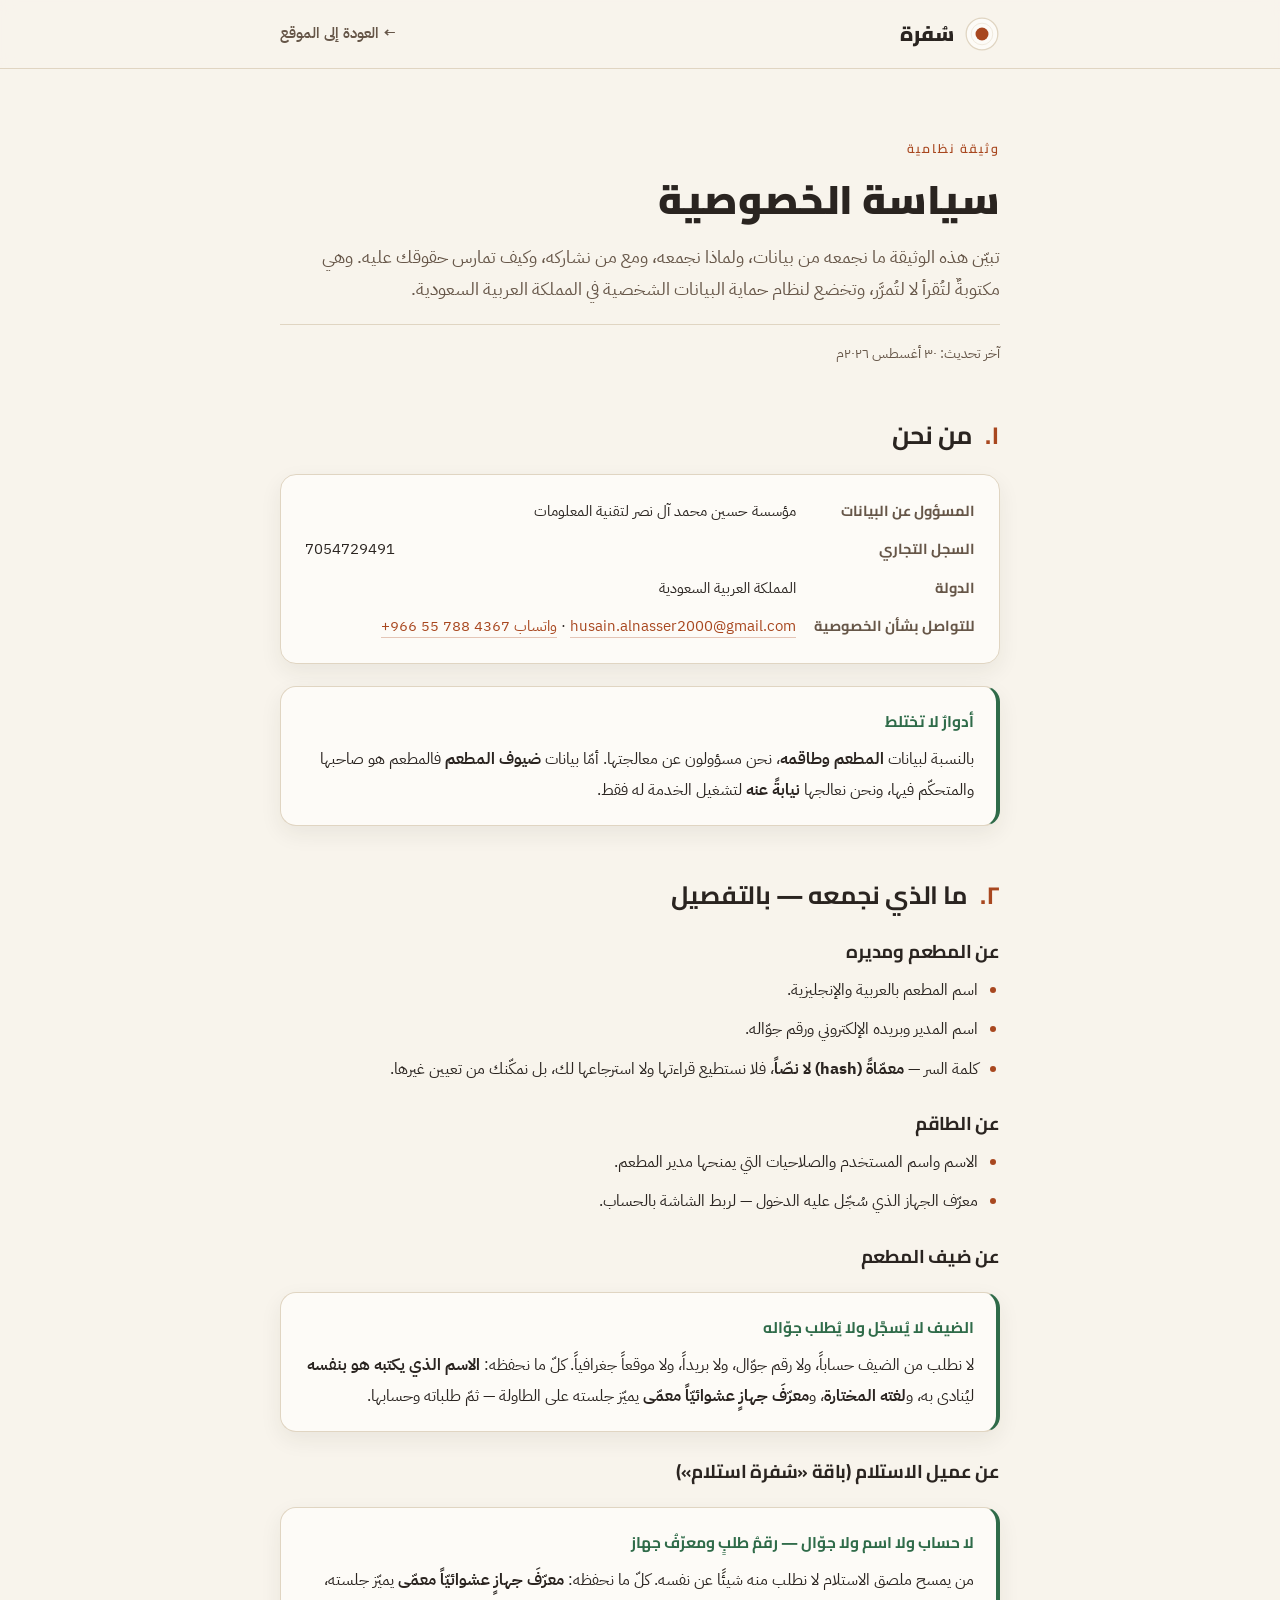
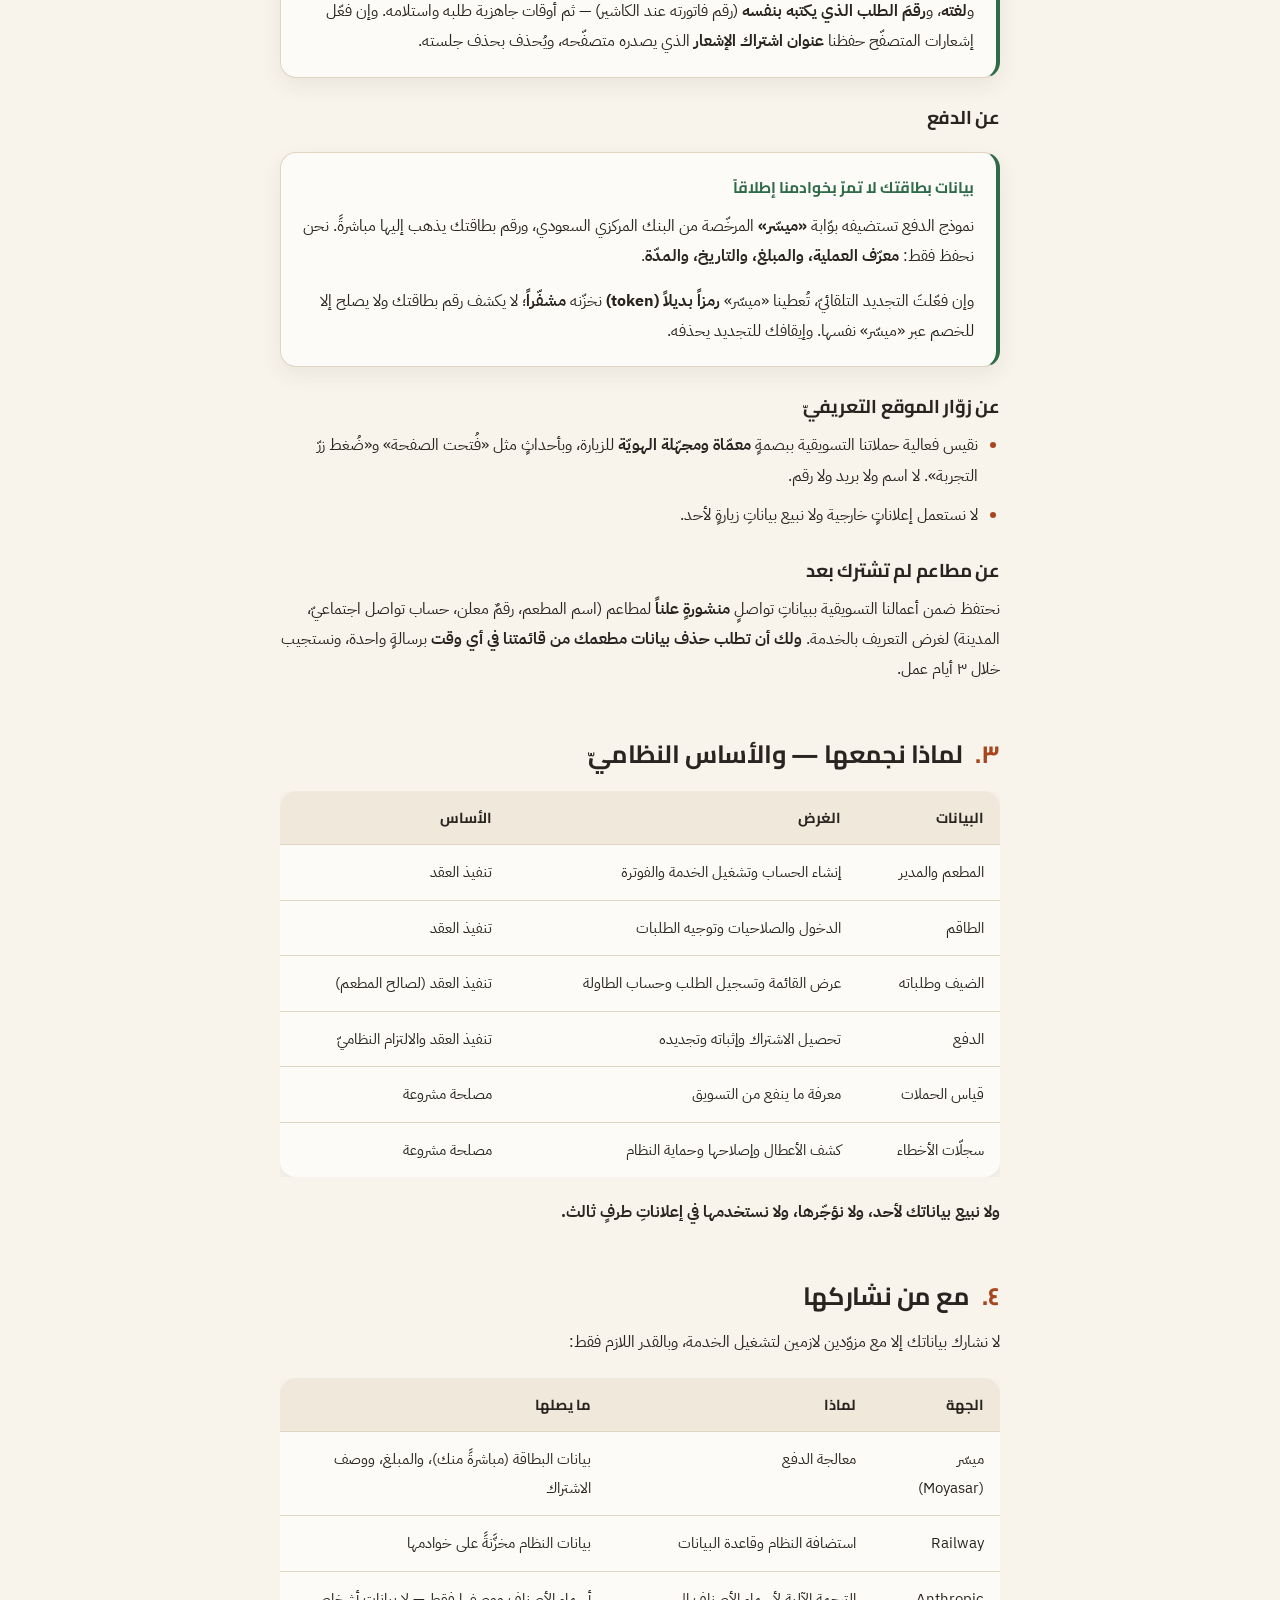
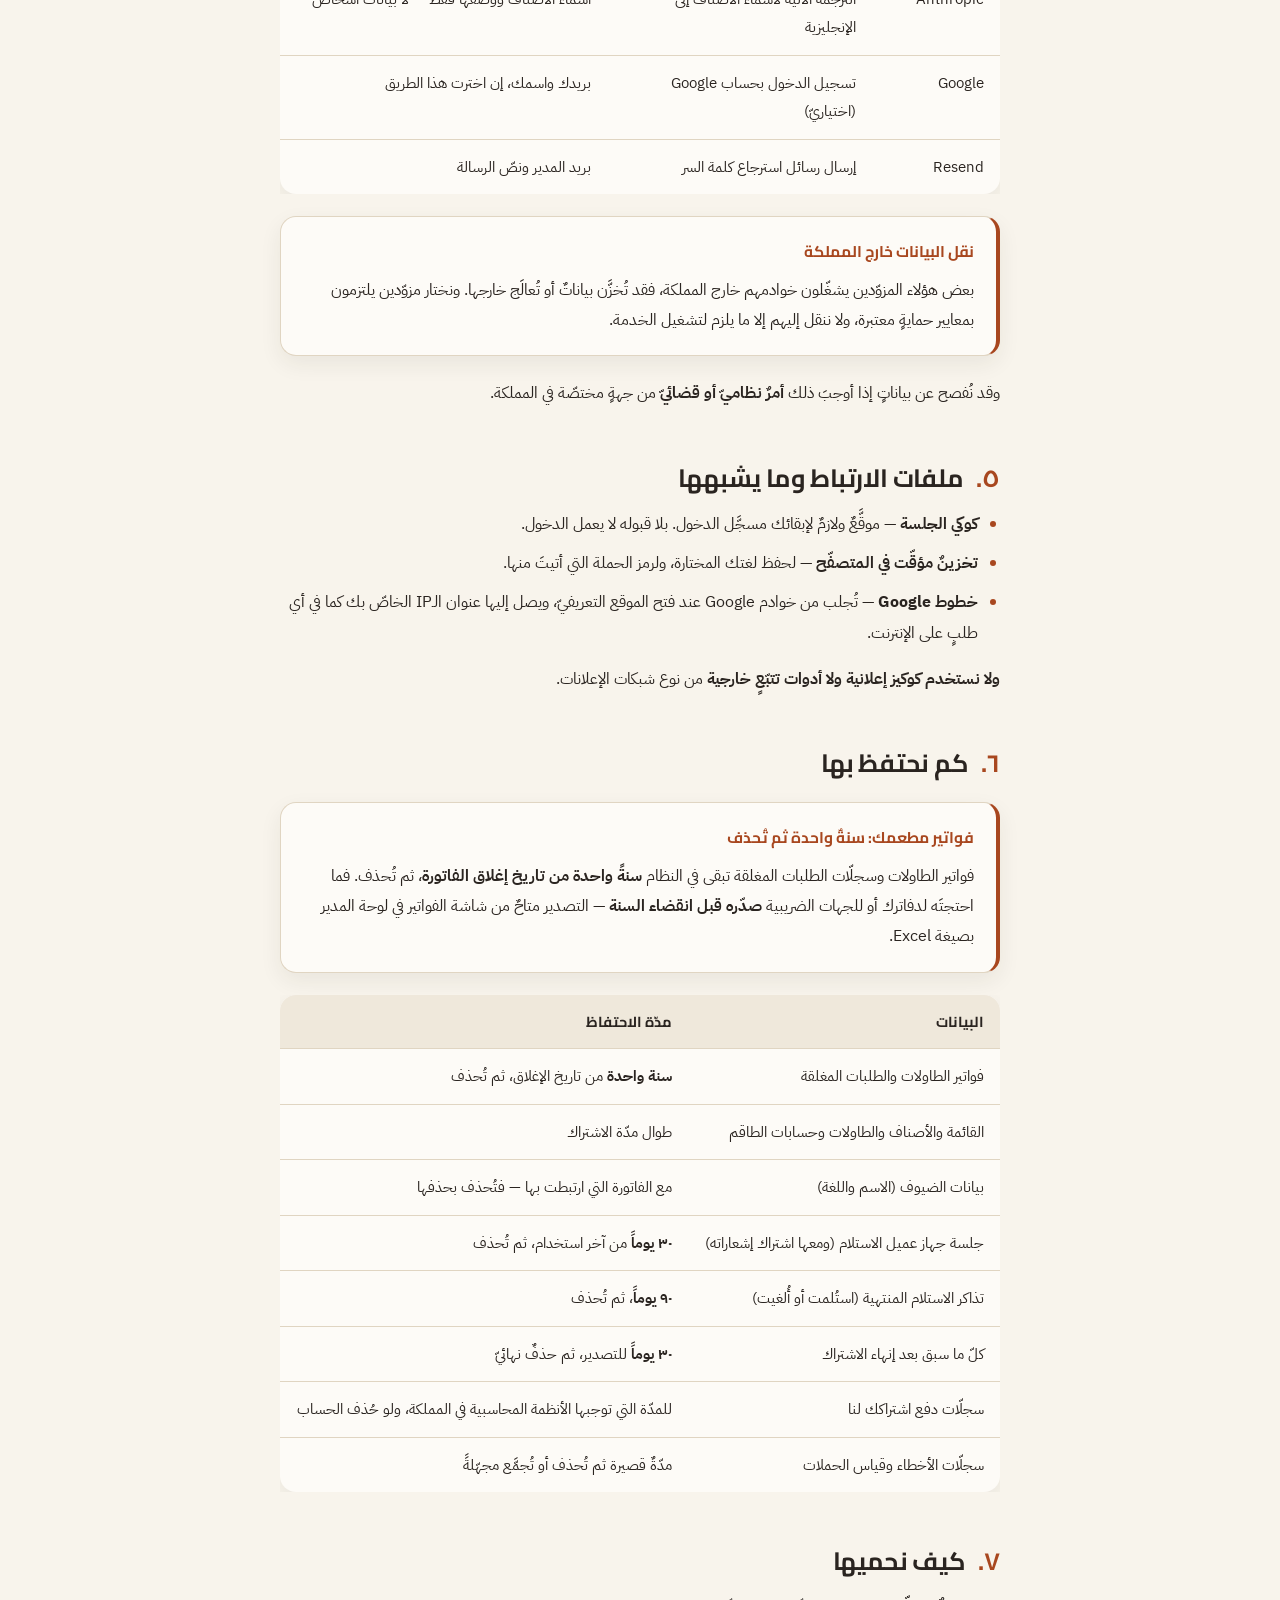
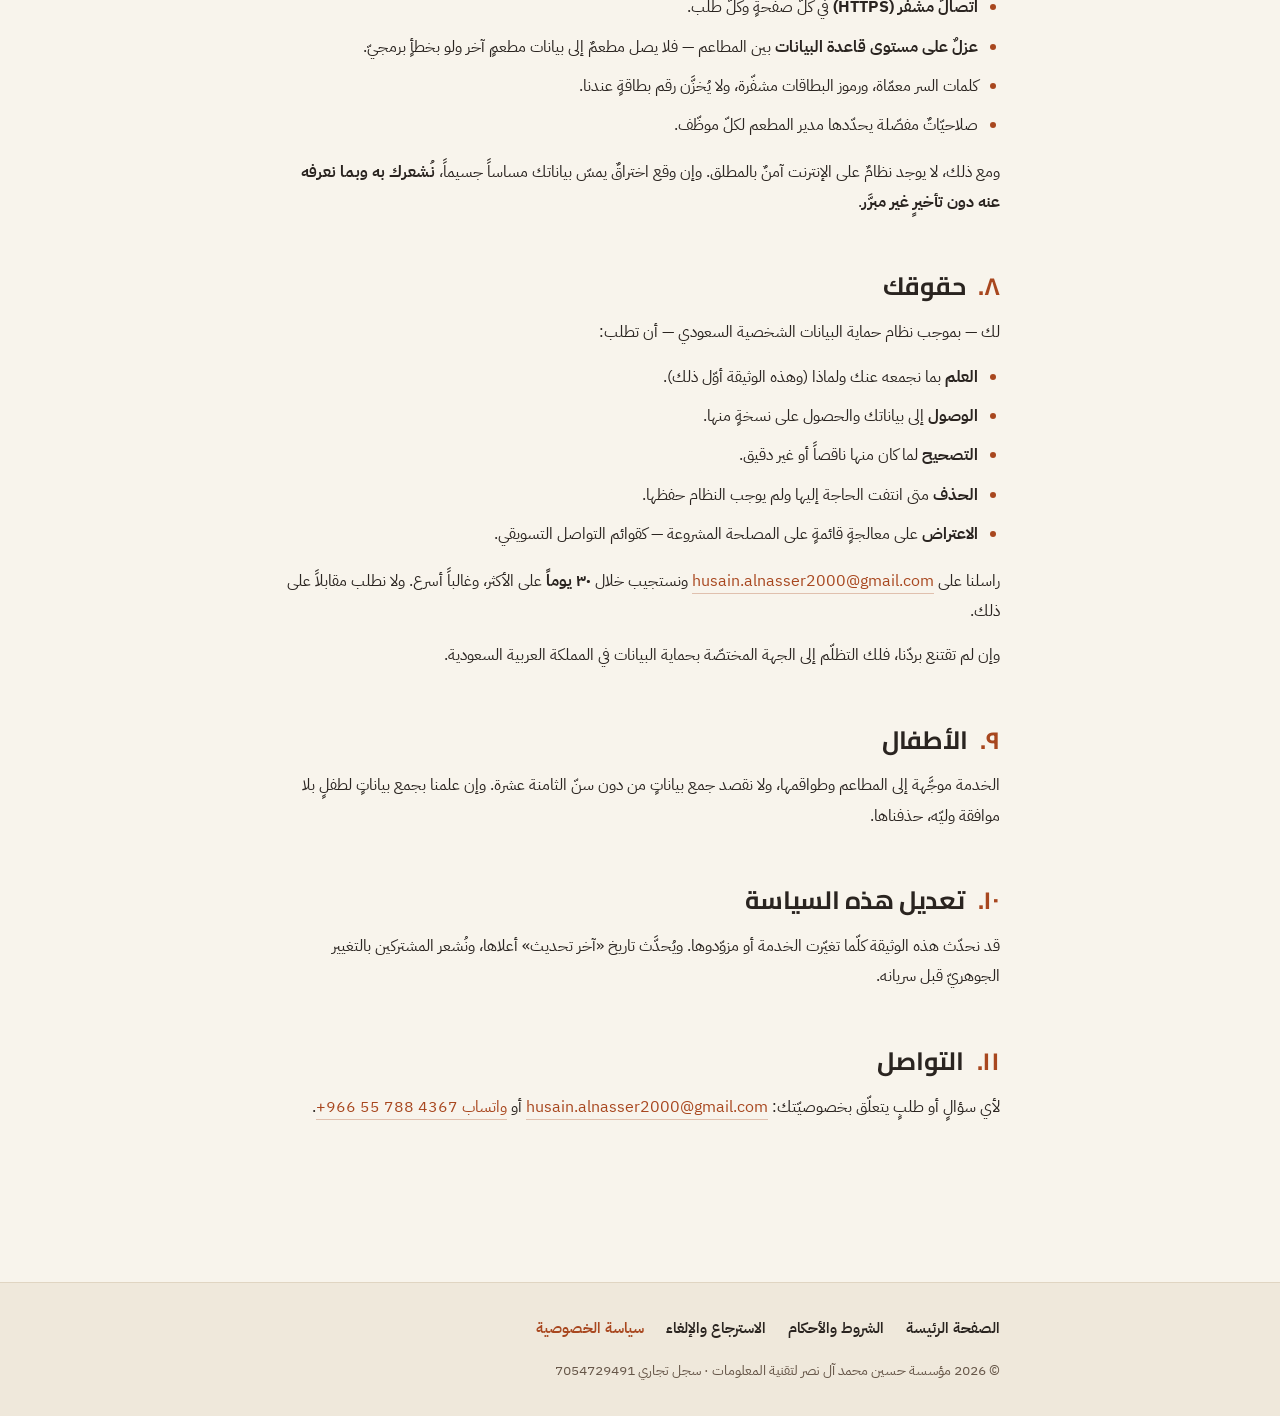
<file: privacy.html>
<!DOCTYPE html>
<html lang="ar" dir="rtl">
<head>
<meta charset="utf-8">
<meta name="viewport" content="width=device-width, initial-scale=1">
<meta name="theme-color" content="#a8471f">
<title>سياسة الخصوصية — سُفرة</title>
<meta name="description" content="سياسة الخصوصية في سُفرة: ما البيانات التي نجمعها من المطاعم والطاقم والضيوف، ولماذا، ومع من نشاركها، وكيف تمارس حقوقك عليها.">
<link rel="canonical" href="https://alsufr.com/privacy">
<meta name="robots" content="index,follow">
<link rel="icon" href="https://app.alsufr.com/brand/sufra-icon.svg" type="image/svg+xml">
<link rel="preconnect" href="https://fonts.googleapis.com">
<link rel="preconnect" href="https://fonts.gstatic.com" crossorigin>
<link href="https://fonts.googleapis.com/css2?family=Cairo:wght@600;700;900&family=IBM+Plex+Sans+Arabic:wght@400;500;600;700&display=swap" rel="stylesheet">
<link rel="stylesheet" href="assets/legal.css">
</head>
<body>

<a class="skip" href="#main">تخطَّ إلى المحتوى</a>

<header class="hdr">
  <div class="wrap">
    <a class="brand" href="/" aria-label="سُفرة — الصفحة الرئيسة">
      <svg width="36" height="36" viewBox="0 0 100 100" aria-hidden="true">
        <circle cx="50" cy="50" r="44" fill="#fdfbf7" stroke="#e0d5c2" stroke-width="3.5"/>
        <circle cx="50" cy="50" r="30" fill="none" stroke="#efe8db" stroke-width="2.5"/>
        <circle cx="50" cy="50" r="18" fill="#a8471f"/>
      </svg>
      <span class="brandname">سُفرة</span>
    </a>
    <a class="back" href="/">← العودة إلى الموقع</a>
  </div>
</header>

<main id="main">
<div class="wrap">

  <div class="doc-head">
    <span class="eyebrow">وثيقة نظامية</span>
    <h1>سياسة الخصوصية</h1>
    <p class="lede">
      تبيّن هذه الوثيقة ما نجمعه من بيانات، ولماذا نجمعه، ومع من نشاركه، وكيف
      تمارس حقوقك عليه. وهي مكتوبةٌ لتُقرأ لا لتُمرَّر، وتخضع لنظام حماية
      البيانات الشخصية في المملكة العربية السعودية.
    </p>
    <p class="updated">آخر تحديث: ٣٠ أغسطس ٢٠٢٦م</p>
  </div>

  <h2 id="who"><span class="num">١.</span> من نحن</h2>
  <div class="facts">
    <dl>
      <dt>المسؤول عن البيانات</dt>
      <dd>مؤسسة حسين محمد آل نصر لتقنية المعلومات</dd>

      <dt>السجل التجاري</dt>
      <dd dir="ltr">7054729491</dd>

      <dt>الدولة</dt>
      <dd>المملكة العربية السعودية</dd>

      <dt>للتواصل بشأن الخصوصية</dt>
      <dd><a href="mailto:husain.alnasser2000@gmail.com">husain.alnasser2000@gmail.com</a> · <a href="https://wa.me/966557884367">واتساب ‎+966 55 788 4367</a></dd>
    </dl>
  </div>
  <div class="note good">
    <span class="nt">أدوارٌ لا تختلط</span>
    <p>
      بالنسبة لبيانات <strong>المطعم وطاقمه</strong>، نحن مسؤولون عن معالجتها.
      أمّا بيانات <strong>ضيوف المطعم</strong> فالمطعم هو صاحبها والمتحكّم فيها،
      ونحن نعالجها <strong>نيابةً عنه</strong> لتشغيل الخدمة له فقط.
    </p>
  </div>

  <h2 id="collect"><span class="num">٢.</span> ما الذي نجمعه — بالتفصيل</h2>

  <h3>عن المطعم ومديره</h3>
  <ul>
    <li>اسم المطعم بالعربية والإنجليزية.</li>
    <li>اسم المدير وبريده الإلكتروني ورقم جوّاله.</li>
    <li>
      كلمة السر — <strong>معمّاةً (hash) لا نصّاً</strong>، فلا نستطيع قراءتها
      ولا استرجاعها لك، بل نمكّنك من تعيين غيرها.
    </li>
  </ul>

  <h3>عن الطاقم</h3>
  <ul>
    <li>الاسم واسم المستخدم والصلاحيات التي يمنحها مدير المطعم.</li>
    <li>معرّف الجهاز الذي سُجّل عليه الدخول — لربط الشاشة بالحساب.</li>
  </ul>

  <h3>عن ضيف المطعم</h3>
  <div class="note good">
    <span class="nt">الضيف لا يُسجَّل ولا يُطلب جوّاله</span>
    <p>
      لا نطلب من الضيف حساباً، ولا رقم جوّال، ولا بريداً، ولا موقعاً جغرافياً.
      كلّ ما نحفظه: <strong>الاسم الذي يكتبه هو بنفسه</strong> ليُنادى به،
      و<strong>لغته المختارة</strong>، و<strong>معرّفَ جهازٍ عشوائيّاً معمّى</strong>
      يميّز جلسته على الطاولة — ثمّ طلباته وحسابها.
    </p>
  </div>

  <h3>عن عميل الاستلام (باقة «سُفرة استلام»)</h3>
  <div class="note good">
    <span class="nt">لا حساب ولا اسم ولا جوّال — رقمُ طلبٍ ومعرّفُ جهاز</span>
    <p>
      من يمسح ملصق الاستلام لا نطلب منه شيئًا عن نفسه. كلّ ما نحفظه:
      <strong>معرّفَ جهازٍ عشوائيّاً معمّى</strong> يميّز جلسته،
      و<strong>لغته</strong>، و<strong>رقمَ الطلب الذي يكتبه بنفسه</strong>
      (رقم فاتورته عند الكاشير) — ثم أوقات جاهزية طلبه واستلامه.
      وإن فعّل إشعارات المتصفّح حفظنا <strong>عنوان اشتراك الإشعار</strong>
      الذي يصدره متصفّحه، ويُحذف بحذف جلسته.
    </p>
  </div>

  <h3>عن الدفع</h3>
  <div class="note good">
    <span class="nt">بيانات بطاقتك لا تمرّ بخوادمنا إطلاقاً</span>
    <p>
      نموذج الدفع تستضيفه بوّابة <strong>«ميسّر»</strong> المرخّصة من البنك
      المركزي السعودي، ورقم بطاقتك يذهب إليها مباشرةً. نحن نحفظ فقط:
      <strong>معرّف العملية، والمبلغ، والتاريخ، والمدّة</strong>.
    </p>
    <p>
      وإن فعّلتَ التجديد التلقائيّ، تُعطينا «ميسّر» <strong>رمزاً بديلاً
      (token)</strong> نخزّنه <strong>مشفّراً</strong>؛ لا يكشف رقم بطاقتك ولا
      يصلح إلا للخصم عبر «ميسّر» نفسها. وإيقافك للتجديد يحذفه.
    </p>
  </div>

  <h3>عن زوّار الموقع التعريفيّ</h3>
  <ul>
    <li>
      نقيس فعالية حملاتنا التسويقية ببصمةٍ <strong>معمّاة ومجهّلة الهويّة</strong>
      للزيارة، وبأحداثٍ مثل «فُتحت الصفحة» و«ضُغط زرّ التجربة». لا اسم ولا بريد
      ولا رقم.
    </li>
    <li>لا نستعمل إعلاناتٍ خارجية ولا نبيع بياناتِ زيارةٍ لأحد.</li>
  </ul>

  <h3>عن مطاعم لم تشترك بعد</h3>
  <p>
    نحتفظ ضمن أعمالنا التسويقية ببياناتِ تواصلٍ <strong>منشورةٍ علناً</strong>
    لمطاعم (اسم المطعم، رقمٌ معلن، حساب تواصل اجتماعيّ، المدينة) لغرض التعريف
    بالخدمة. <strong>ولك أن تطلب حذف بيانات مطعمك من قائمتنا في أي وقت</strong>
    برسالةٍ واحدة، ونستجيب خلال ٣ أيام عمل.
  </p>

  <h2 id="why"><span class="num">٣.</span> لماذا نجمعها — والأساس النظاميّ</h2>
  <div class="tbl-wrap">
    <table>
      <thead>
        <tr><th>البيانات</th><th>الغرض</th><th>الأساس</th></tr>
      </thead>
      <tbody>
        <tr><td>المطعم والمدير</td><td>إنشاء الحساب وتشغيل الخدمة والفوترة</td><td>تنفيذ العقد</td></tr>
        <tr><td>الطاقم</td><td>الدخول والصلاحيات وتوجيه الطلبات</td><td>تنفيذ العقد</td></tr>
        <tr><td>الضيف وطلباته</td><td>عرض القائمة وتسجيل الطلب وحساب الطاولة</td><td>تنفيذ العقد (لصالح المطعم)</td></tr>
        <tr><td>الدفع</td><td>تحصيل الاشتراك وإثباته وتجديده</td><td>تنفيذ العقد والالتزام النظاميّ</td></tr>
        <tr><td>قياس الحملات</td><td>معرفة ما ينفع من التسويق</td><td>مصلحة مشروعة</td></tr>
        <tr><td>سجلّات الأخطاء</td><td>كشف الأعطال وإصلاحها وحماية النظام</td><td>مصلحة مشروعة</td></tr>
      </tbody>
    </table>
  </div>
  <p>
    <strong>ولا نبيع بياناتك لأحد، ولا نؤجّرها، ولا نستخدمها في إعلاناتِ طرفٍ ثالث.</strong>
  </p>

  <h2 id="share"><span class="num">٤.</span> مع من نشاركها</h2>
  <p>لا نشارك بياناتك إلا مع مزوّدين لازمين لتشغيل الخدمة، وبالقدر اللازم فقط:</p>
  <div class="tbl-wrap">
    <table>
      <thead>
        <tr><th>الجهة</th><th>لماذا</th><th>ما يصلها</th></tr>
      </thead>
      <tbody>
        <tr>
          <td>ميسّر (Moyasar)</td>
          <td>معالجة الدفع</td>
          <td>بيانات البطاقة (مباشرةً منك)، والمبلغ، ووصف الاشتراك</td>
        </tr>
        <tr>
          <td>Railway</td>
          <td>استضافة النظام وقاعدة البيانات</td>
          <td>بيانات النظام مخزَّنةً على خوادمها</td>
        </tr>
        <tr>
          <td>Anthropic</td>
          <td>الترجمة الآلية لأسماء الأصناف إلى الإنجليزية</td>
          <td>أسماء الأصناف ووصفها فقط — لا بيانات أشخاص</td>
        </tr>
        <tr>
          <td>Google</td>
          <td>تسجيل الدخول بحساب Google (اختياريّ)</td>
          <td>بريدك واسمك، إن اخترت هذا الطريق</td>
        </tr>
        <tr>
          <td>Resend</td>
          <td>إرسال رسائل استرجاع كلمة السر</td>
          <td>بريد المدير ونصّ الرسالة</td>
        </tr>
      </tbody>
    </table>
  </div>
  <div class="note">
    <span class="nt">نقل البيانات خارج المملكة</span>
    <p>
      بعض هؤلاء المزوّدين يشغّلون خوادمهم خارج المملكة، فقد تُخزَّن بياناتٌ أو
      تُعالَج خارجها. ونختار مزوّدين يلتزمون بمعايير حمايةٍ معتبرة، ولا ننقل
      إليهم إلا ما يلزم لتشغيل الخدمة.
    </p>
  </div>
  <p>
    وقد نُفصح عن بياناتٍ إذا أوجبَ ذلك <strong>أمرٌ نظاميّ أو قضائيّ</strong> من
    جهةٍ مختصّة في المملكة.
  </p>

  <h2 id="cookies"><span class="num">٥.</span> ملفات الارتباط وما يشبهها</h2>
  <ul>
    <li>
      <strong>كوكي الجلسة</strong> — موقَّعٌ ولازمٌ لإبقائك مسجَّل الدخول. بلا
      قبوله لا يعمل الدخول.
    </li>
    <li>
      <strong>تخزينٌ مؤقّت في المتصفّح</strong> — لحفظ لغتك المختارة، ولرمز
      الحملة التي أتيتَ منها.
    </li>
    <li>
      <strong>خطوط Google</strong> — تُجلب من خوادم Google عند فتح الموقع
      التعريفيّ، ويصل إليها عنوان الـIP الخاصّ بك كما في أي طلبٍ على الإنترنت.
    </li>
  </ul>
  <p>
    <strong>ولا نستخدم كوكيز إعلانية ولا أدوات تتبّعٍ خارجية</strong> من نوع
    شبكات الإعلانات.
  </p>

  <h2 id="keep"><span class="num">٦.</span> كم نحتفظ بها</h2>

  <div class="note">
    <span class="nt">فواتير مطعمك: سنةٌ واحدة ثم تُحذف</span>
    <p>
      فواتير الطاولات وسجلّات الطلبات المغلقة تبقى في النظام
      <strong>سنةً واحدة من تاريخ إغلاق الفاتورة</strong>، ثم تُحذف. فما احتجتَه
      لدفاترك أو للجهات الضريبية <strong>صدّره قبل انقضاء السنة</strong> —
      التصدير متاحٌ من شاشة الفواتير في لوحة المدير بصيغة Excel.
    </p>
  </div>

  <div class="tbl-wrap">
    <table>
      <thead>
        <tr><th>البيانات</th><th>مدّة الاحتفاظ</th></tr>
      </thead>
      <tbody>
        <tr>
          <td>فواتير الطاولات والطلبات المغلقة</td>
          <td><strong>سنة واحدة</strong> من تاريخ الإغلاق، ثم تُحذف</td>
        </tr>
        <tr>
          <td>القائمة والأصناف والطاولات وحسابات الطاقم</td>
          <td>طوال مدّة الاشتراك</td>
        </tr>
        <tr>
          <td>بيانات الضيوف (الاسم واللغة)</td>
          <td>مع الفاتورة التي ارتبطت بها — فتُحذف بحذفها</td>
        </tr>
        <tr>
          <td>جلسة جهاز عميل الاستلام (ومعها اشتراك إشعاراته)</td>
          <td><strong>٣٠ يوماً</strong> من آخر استخدام، ثم تُحذف</td>
        </tr>
        <tr>
          <td>تذاكر الاستلام المنتهية (استُلمت أو أُلغيت)</td>
          <td><strong>٩٠ يوماً</strong>، ثم تُحذف</td>
        </tr>
        <tr>
          <td>كلّ ما سبق بعد إنهاء الاشتراك</td>
          <td><strong>٣٠ يوماً</strong> للتصدير، ثم حذفٌ نهائيّ</td>
        </tr>
        <tr>
          <td>سجلّات دفع اشتراكك لنا</td>
          <td>للمدّة التي توجبها الأنظمة المحاسبية في المملكة، ولو حُذف الحساب</td>
        </tr>
        <tr>
          <td>سجلّات الأخطاء وقياس الحملات</td>
          <td>مدّةٌ قصيرة ثم تُحذف أو تُجمَّع مجهّلةً</td>
        </tr>
      </tbody>
    </table>
  </div>

  <h2 id="security"><span class="num">٧.</span> كيف نحميها</h2>
  <ul>
    <li><strong>اتصالٌ مشفّر (HTTPS)</strong> في كلّ صفحةٍ وكلّ طلب.</li>
    <li>
      <strong>عزلٌ على مستوى قاعدة البيانات</strong> بين المطاعم — فلا يصل مطعمٌ
      إلى بيانات مطعمٍ آخر ولو بخطأٍ برمجيّ.
    </li>
    <li>كلمات السر معمّاة، ورموز البطاقات مشفّرة، ولا يُخزَّن رقم بطاقةٍ عندنا.</li>
    <li>صلاحيّاتٌ مفصّلة يحدّدها مدير المطعم لكلّ موظّف.</li>
  </ul>
  <p>
    ومع ذلك، لا يوجد نظامٌ على الإنترنت آمنٌ بالمطلق. وإن وقع اختراقٌ يمسّ
    بياناتك مساساً جسيماً، <strong>نُشعرك به وبما نعرفه عنه دون تأخيرٍ غير مبرَّر</strong>.
  </p>

  <h2 id="rights"><span class="num">٨.</span> حقوقك</h2>
  <p>لك — بموجب نظام حماية البيانات الشخصية السعودي — أن تطلب:</p>
  <ul>
    <li><strong>العلم</strong> بما نجمعه عنك ولماذا (وهذه الوثيقة أوّل ذلك).</li>
    <li><strong>الوصول</strong> إلى بياناتك والحصول على نسخةٍ منها.</li>
    <li><strong>التصحيح</strong> لما كان منها ناقصاً أو غير دقيق.</li>
    <li><strong>الحذف</strong> متى انتفت الحاجة إليها ولم يوجب النظام حفظها.</li>
    <li><strong>الاعتراض</strong> على معالجةٍ قائمةٍ على المصلحة المشروعة — كقوائم التواصل التسويقي.</li>
  </ul>
  <p>
    راسلنا على <a href="mailto:husain.alnasser2000@gmail.com">husain.alnasser2000@gmail.com</a>
    ونستجيب خلال <strong>٣٠ يوماً</strong> على الأكثر، وغالباً أسرع. ولا نطلب
    مقابلاً على ذلك.
  </p>
  <p>
    وإن لم تقتنع بردّنا، فلك التظلّم إلى الجهة المختصّة بحماية البيانات في
    المملكة العربية السعودية.
  </p>

  <h2 id="children"><span class="num">٩.</span> الأطفال</h2>
  <p>
    الخدمة موجَّهة إلى المطاعم وطواقمها، ولا نقصد جمع بياناتٍ من دون سنّ
    الثامنة عشرة. وإن علمنا بجمع بياناتٍ لطفلٍ بلا موافقة وليّه، حذفناها.
  </p>

  <h2 id="changes"><span class="num">١٠.</span> تعديل هذه السياسة</h2>
  <p>
    قد نحدّث هذه الوثيقة كلّما تغيّرت الخدمة أو مزوّدوها. ويُحدَّث تاريخ «آخر
    تحديث» أعلاها، ونُشعر المشتركين بالتغيير الجوهريّ قبل سريانه.
  </p>

  <h2 id="contact"><span class="num">١١.</span> التواصل</h2>
  <p>
    لأي سؤالٍ أو طلبٍ يتعلّق بخصوصيّتك:
    <a href="mailto:husain.alnasser2000@gmail.com">husain.alnasser2000@gmail.com</a>
    أو <a href="https://wa.me/966557884367">واتساب ‎+966 55 788 4367</a>.
  </p>

</div>
</main>

<footer>
  <div class="wrap">
    <nav class="foot-nav" aria-label="الوثائق النظامية">
      <a href="/">الصفحة الرئيسة</a>
      <a href="terms.html">الشروط والأحكام</a>
      <a href="refund.html">الاسترجاع والإلغاء</a>
      <a href="privacy.html" aria-current="page">سياسة الخصوصية</a>
    </nav>
    <p class="copy">© <span id="yr">2026</span> مؤسسة حسين محمد آل نصر لتقنية المعلومات · سجل تجاري 7054729491</p>
  </div>
</footer>

<script>document.getElementById('yr').textContent=new Date().getFullYear();</script>
</body>
</html>
</file>
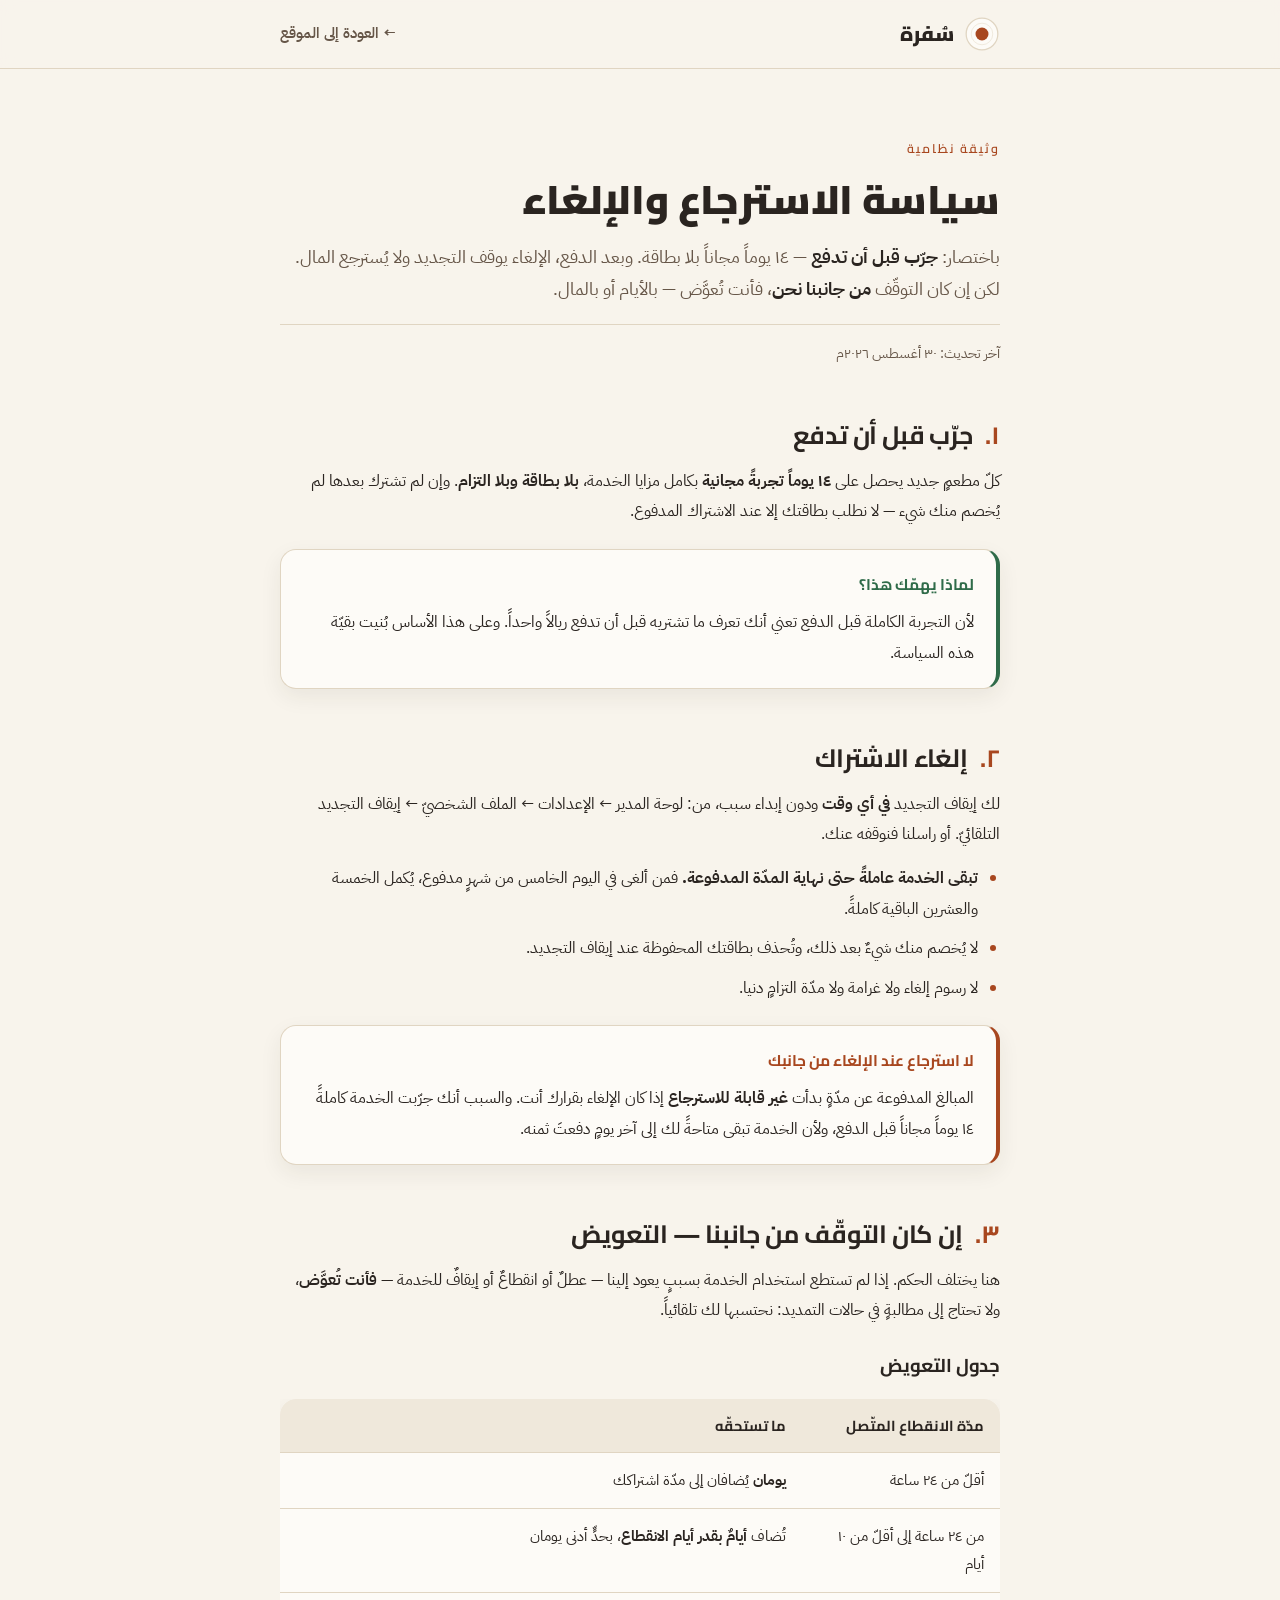
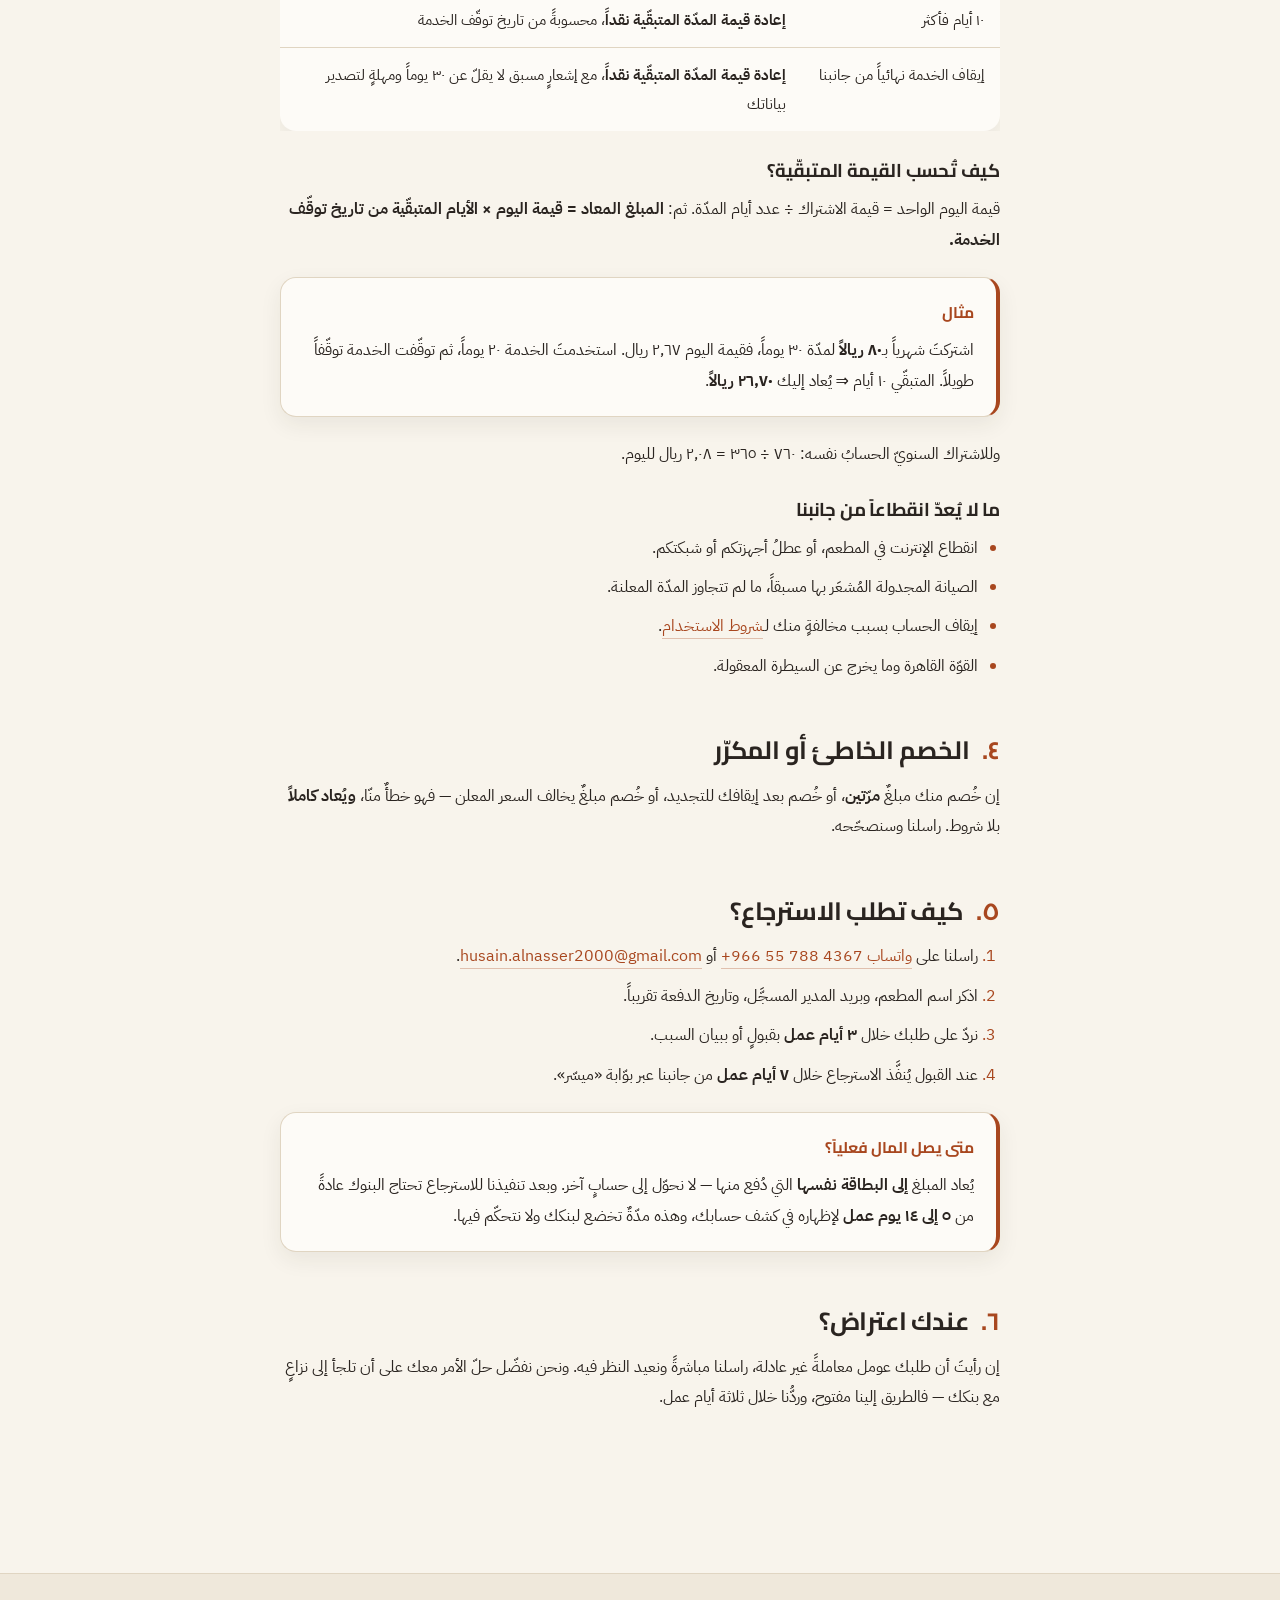
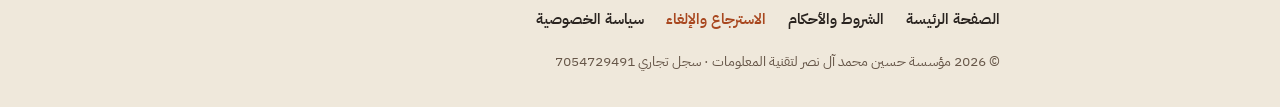
<file: refund.html>
<!DOCTYPE html>
<html lang="ar" dir="rtl">
<head>
<meta charset="utf-8">
<meta name="viewport" content="width=device-width, initial-scale=1">
<meta name="theme-color" content="#a8471f">
<title>سياسة الاسترجاع والإلغاء — سُفرة</title>
<meta name="description" content="سياسة الاسترجاع والإلغاء في سُفرة: كيف تلغي اشتراكك، ومتى تُعاد قيمة المدّة المتبقّية، وجدول التعويض عند انقطاع الخدمة.">
<link rel="canonical" href="https://alsufr.com/refund">
<meta name="robots" content="index,follow">
<link rel="icon" href="https://app.alsufr.com/brand/sufra-icon.svg" type="image/svg+xml">
<link rel="preconnect" href="https://fonts.googleapis.com">
<link rel="preconnect" href="https://fonts.gstatic.com" crossorigin>
<link href="https://fonts.googleapis.com/css2?family=Cairo:wght@600;700;900&family=IBM+Plex+Sans+Arabic:wght@400;500;600;700&display=swap" rel="stylesheet">
<link rel="stylesheet" href="assets/legal.css">
</head>
<body>

<a class="skip" href="#main">تخطَّ إلى المحتوى</a>

<header class="hdr">
  <div class="wrap">
    <a class="brand" href="/" aria-label="سُفرة — الصفحة الرئيسة">
      <svg width="36" height="36" viewBox="0 0 100 100" aria-hidden="true">
        <circle cx="50" cy="50" r="44" fill="#fdfbf7" stroke="#e0d5c2" stroke-width="3.5"/>
        <circle cx="50" cy="50" r="30" fill="none" stroke="#efe8db" stroke-width="2.5"/>
        <circle cx="50" cy="50" r="18" fill="#a8471f"/>
      </svg>
      <span class="brandname">سُفرة</span>
    </a>
    <a class="back" href="/">← العودة إلى الموقع</a>
  </div>
</header>

<main id="main">
<div class="wrap">

  <div class="doc-head">
    <span class="eyebrow">وثيقة نظامية</span>
    <h1>سياسة الاسترجاع والإلغاء</h1>
    <p class="lede">
      باختصار: <strong>جرّب قبل أن تدفع</strong> — ١٤ يوماً مجاناً بلا بطاقة.
      وبعد الدفع، الإلغاء يوقف التجديد ولا يُسترجع المال. لكن إن كان التوقّف
      <strong>من جانبنا نحن</strong>، فأنت تُعوَّض — بالأيام أو بالمال.
    </p>
    <p class="updated">آخر تحديث: ٣٠ أغسطس ٢٠٢٦م</p>
  </div>

  <h2 id="trial"><span class="num">١.</span> جرّب قبل أن تدفع</h2>
  <p>
    كلّ مطعمٍ جديد يحصل على <strong>١٤ يوماً تجربةً مجانية</strong> بكامل مزايا
    الخدمة، <strong>بلا بطاقة وبلا التزام</strong>. وإن لم تشترك بعدها لم
    يُخصم منك شيء — لا نطلب بطاقتك إلا عند الاشتراك المدفوع.
  </p>
  <div class="note good">
    <span class="nt">لماذا يهمّك هذا؟</span>
    <p>
      لأن التجربة الكاملة قبل الدفع تعني أنك تعرف ما تشتريه قبل أن تدفع ريالاً
      واحداً. وعلى هذا الأساس بُنيت بقيّة هذه السياسة.
    </p>
  </div>

  <h2 id="cancel"><span class="num">٢.</span> إلغاء الاشتراك</h2>
  <p>
    لك إيقاف التجديد <strong>في أي وقت</strong> ودون إبداء سبب، من:
    لوحة المدير ← الإعدادات ← الملف الشخصيّ ← إيقاف التجديد التلقائيّ.
    أو راسلنا فنوقفه عنك.
  </p>
  <ul>
    <li>
      <strong>تبقى الخدمة عاملةً حتى نهاية المدّة المدفوعة.</strong> فمن ألغى في
      اليوم الخامس من شهرٍ مدفوع، يُكمل الخمسة والعشرين الباقية كاملةً.
    </li>
    <li>لا يُخصم منك شيءٌ بعد ذلك، وتُحذف بطاقتك المحفوظة عند إيقاف التجديد.</li>
    <li>لا رسوم إلغاء ولا غرامة ولا مدّة التزامٍ دنيا.</li>
  </ul>
  <div class="note">
    <span class="nt">لا استرجاع عند الإلغاء من جانبك</span>
    <p>
      المبالغ المدفوعة عن مدّةٍ بدأت <strong>غير قابلة للاسترجاع</strong> إذا
      كان الإلغاء بقرارك أنت. والسبب أنك جرّبت الخدمة كاملةً ١٤ يوماً مجاناً
      قبل الدفع، ولأن الخدمة تبقى متاحةً لك إلى آخر يومٍ دفعتَ ثمنه.
    </p>
  </div>

  <h2 id="outage"><span class="num">٣.</span> إن كان التوقّف من جانبنا — التعويض</h2>
  <p>
    هنا يختلف الحكم. إذا لم تستطع استخدام الخدمة بسببٍ يعود إلينا — عطلٌ أو
    انقطاعٌ أو إيقافٌ للخدمة — <strong>فأنت تُعوَّض</strong>، ولا تحتاج إلى
    مطالبةٍ في حالات التمديد: نحتسبها لك تلقائياً.
  </p>

  <h3>جدول التعويض</h3>
  <div class="tbl-wrap">
    <table>
      <thead>
        <tr><th>مدّة الانقطاع المتّصل</th><th>ما تستحقّه</th></tr>
      </thead>
      <tbody>
        <tr>
          <td>أقلّ من ٢٤ ساعة</td>
          <td><strong>يومان</strong> يُضافان إلى مدّة اشتراكك</td>
        </tr>
        <tr>
          <td>من ٢٤ ساعة إلى أقلّ من ١٠ أيام</td>
          <td>تُضاف <strong>أيامٌ بقدر أيام الانقطاع</strong>، بحدٍّ أدنى يومان</td>
        </tr>
        <tr>
          <td>١٠ أيام فأكثر</td>
          <td>
            <strong>إعادة قيمة المدّة المتبقّية نقداً</strong>، محسوبةً من
            تاريخ توقّف الخدمة
          </td>
        </tr>
        <tr>
          <td>إيقاف الخدمة نهائياً من جانبنا</td>
          <td>
            <strong>إعادة قيمة المدّة المتبقّية نقداً</strong>، مع إشعارٍ مسبق
            لا يقلّ عن ٣٠ يوماً ومهلةٍ لتصدير بياناتك
          </td>
        </tr>
      </tbody>
    </table>
  </div>

  <h3>كيف تُحسب القيمة المتبقّية؟</h3>
  <p>
    قيمة اليوم الواحد = قيمة الاشتراك ÷ عدد أيام المدّة. ثم:
    <strong>المبلغ المعاد = قيمة اليوم × الأيام المتبقّية من تاريخ توقّف الخدمة.</strong>
  </p>
  <div class="note">
    <span class="nt">مثال</span>
    <p>
      اشتركتَ شهرياً بـ<strong>٨٠ ريالاً</strong> لمدّة ٣٠ يوماً، فقيمة اليوم
      ٢٫٦٧ ريال. استخدمتَ الخدمة ٢٠ يوماً، ثم توقّفت الخدمة توقّفاً طويلاً.
      المتبقّي ١٠ أيام ⇒ يُعاد إليك <strong>٢٦٫٧٠ ريالاً</strong>.
    </p>
  </div>
  <p>
    وللاشتراك السنويّ الحسابُ نفسه: ٧٦٠ ÷ ٣٦٥ = ٢٫٠٨ ريال لليوم.
  </p>

  <h3>ما لا يُعدّ انقطاعاً من جانبنا</h3>
  <ul>
    <li>انقطاع الإنترنت في المطعم، أو عطلُ أجهزتكم أو شبكتكم.</li>
    <li>الصيانة المجدولة المُشعَر بها مسبقاً، ما لم تتجاوز المدّة المعلنة.</li>
    <li>إيقاف الحساب بسبب مخالفةٍ منك لـ<a href="terms.html#use">شروط الاستخدام</a>.</li>
    <li>القوّة القاهرة وما يخرج عن السيطرة المعقولة.</li>
  </ul>

  <h2 id="wrong"><span class="num">٤.</span> الخصم الخاطئ أو المكرّر</h2>
  <p>
    إن خُصم منك مبلغٌ <strong>مرّتين</strong>، أو خُصم بعد إيقافك للتجديد، أو
    خُصم مبلغٌ يخالف السعر المعلن — فهو خطأٌ منّا،
    <strong>ويُعاد كاملاً</strong> بلا شروط. راسلنا وسنصحّحه.
  </p>

  <h2 id="how"><span class="num">٥.</span> كيف تطلب الاسترجاع؟</h2>
  <ol>
    <li>
      راسلنا على <a href="https://wa.me/966557884367">واتساب ‎+966 55 788 4367</a>
      أو <a href="mailto:husain.alnasser2000@gmail.com">husain.alnasser2000@gmail.com</a>.
    </li>
    <li>اذكر اسم المطعم، وبريد المدير المسجَّل، وتاريخ الدفعة تقريباً.</li>
    <li>نردّ على طلبك خلال <strong>٣ أيام عمل</strong> بقبولٍ أو ببيان السبب.</li>
    <li>
      عند القبول يُنفَّذ الاسترجاع خلال <strong>٧ أيام عمل</strong> من جانبنا
      عبر بوّابة «ميسّر».
    </li>
  </ol>
  <div class="note">
    <span class="nt">متى يصل المال فعلياً؟</span>
    <p>
      يُعاد المبلغ <strong>إلى البطاقة نفسها</strong> التي دُفع منها — لا نحوّل
      إلى حسابٍ آخر. وبعد تنفيذنا للاسترجاع تحتاج البنوك عادةً من
      <strong>٥ إلى ١٤ يوم عمل</strong> لإظهاره في كشف حسابك، وهذه مدّةٌ تخضع
      لبنكك ولا نتحكّم فيها.
    </p>
  </div>

  <h2 id="contact"><span class="num">٦.</span> عندك اعتراض؟</h2>
  <p>
    إن رأيتَ أن طلبك عومل معاملةً غير عادلة، راسلنا مباشرةً ونعيد النظر فيه.
    ونحن نفضّل حلّ الأمر معك على أن تلجأ إلى نزاعٍ مع بنكك — فالطريق إلينا
    مفتوح، وردُّنا خلال ثلاثة أيام عمل.
  </p>

</div>
</main>

<footer>
  <div class="wrap">
    <nav class="foot-nav" aria-label="الوثائق النظامية">
      <a href="/">الصفحة الرئيسة</a>
      <a href="terms.html">الشروط والأحكام</a>
      <a href="refund.html" aria-current="page">الاسترجاع والإلغاء</a>
      <a href="privacy.html">سياسة الخصوصية</a>
    </nav>
    <p class="copy">© <span id="yr">2026</span> مؤسسة حسين محمد آل نصر لتقنية المعلومات · سجل تجاري 7054729491</p>
  </div>
</footer>

<script>document.getElementById('yr').textContent=new Date().getFullYear();</script>
</body>
</html>
</file>
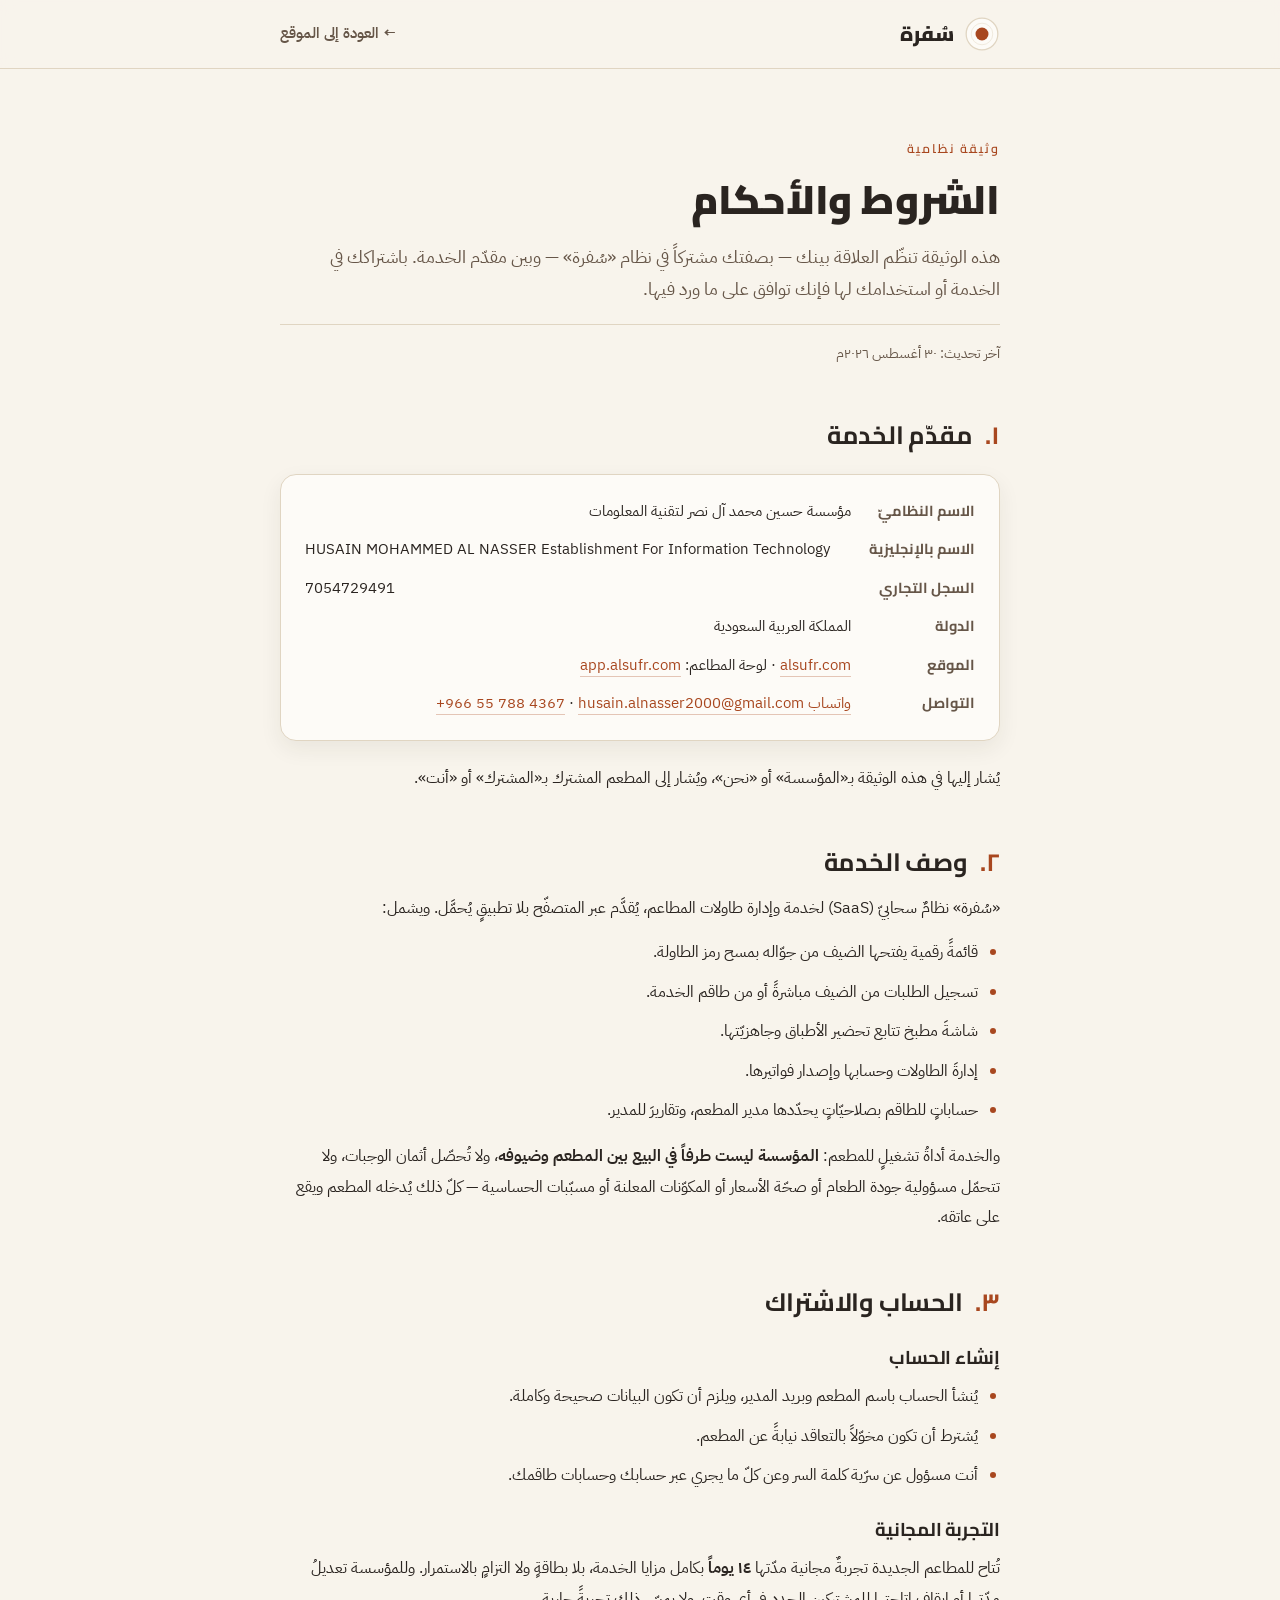
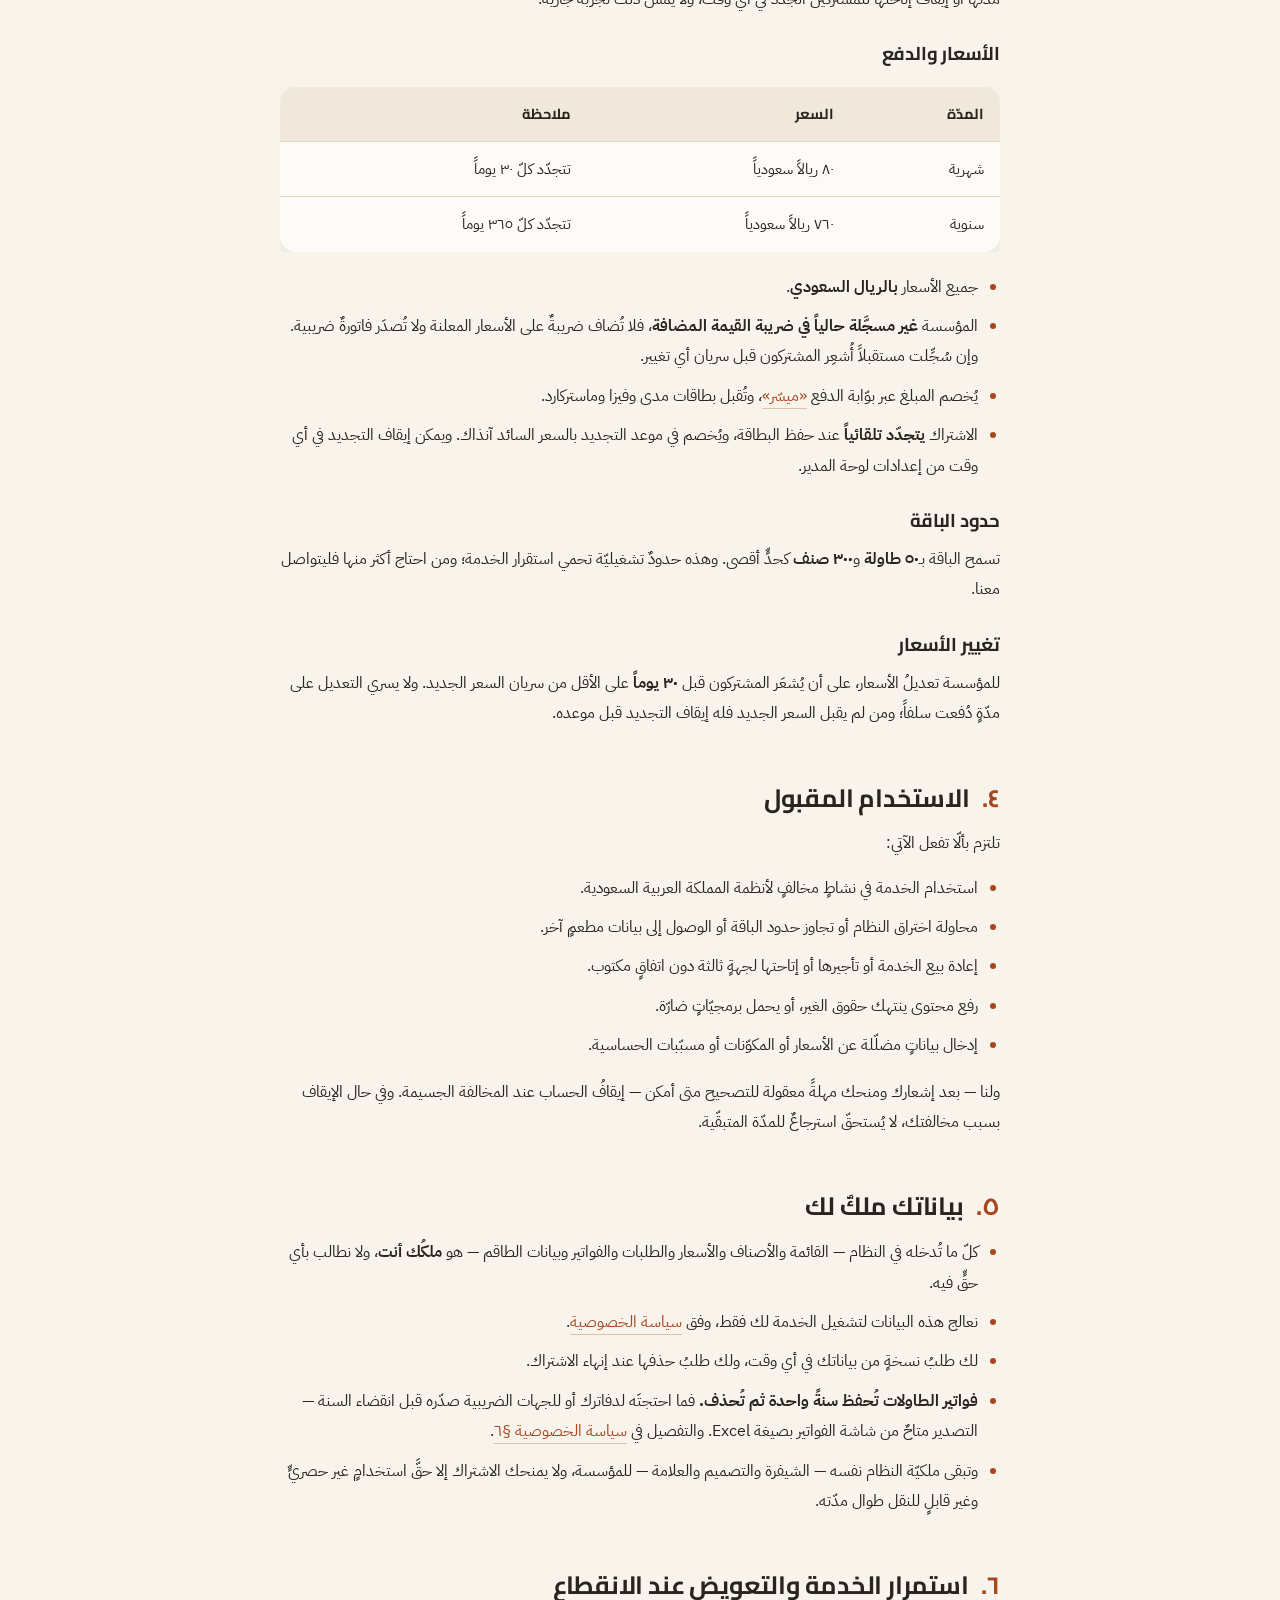
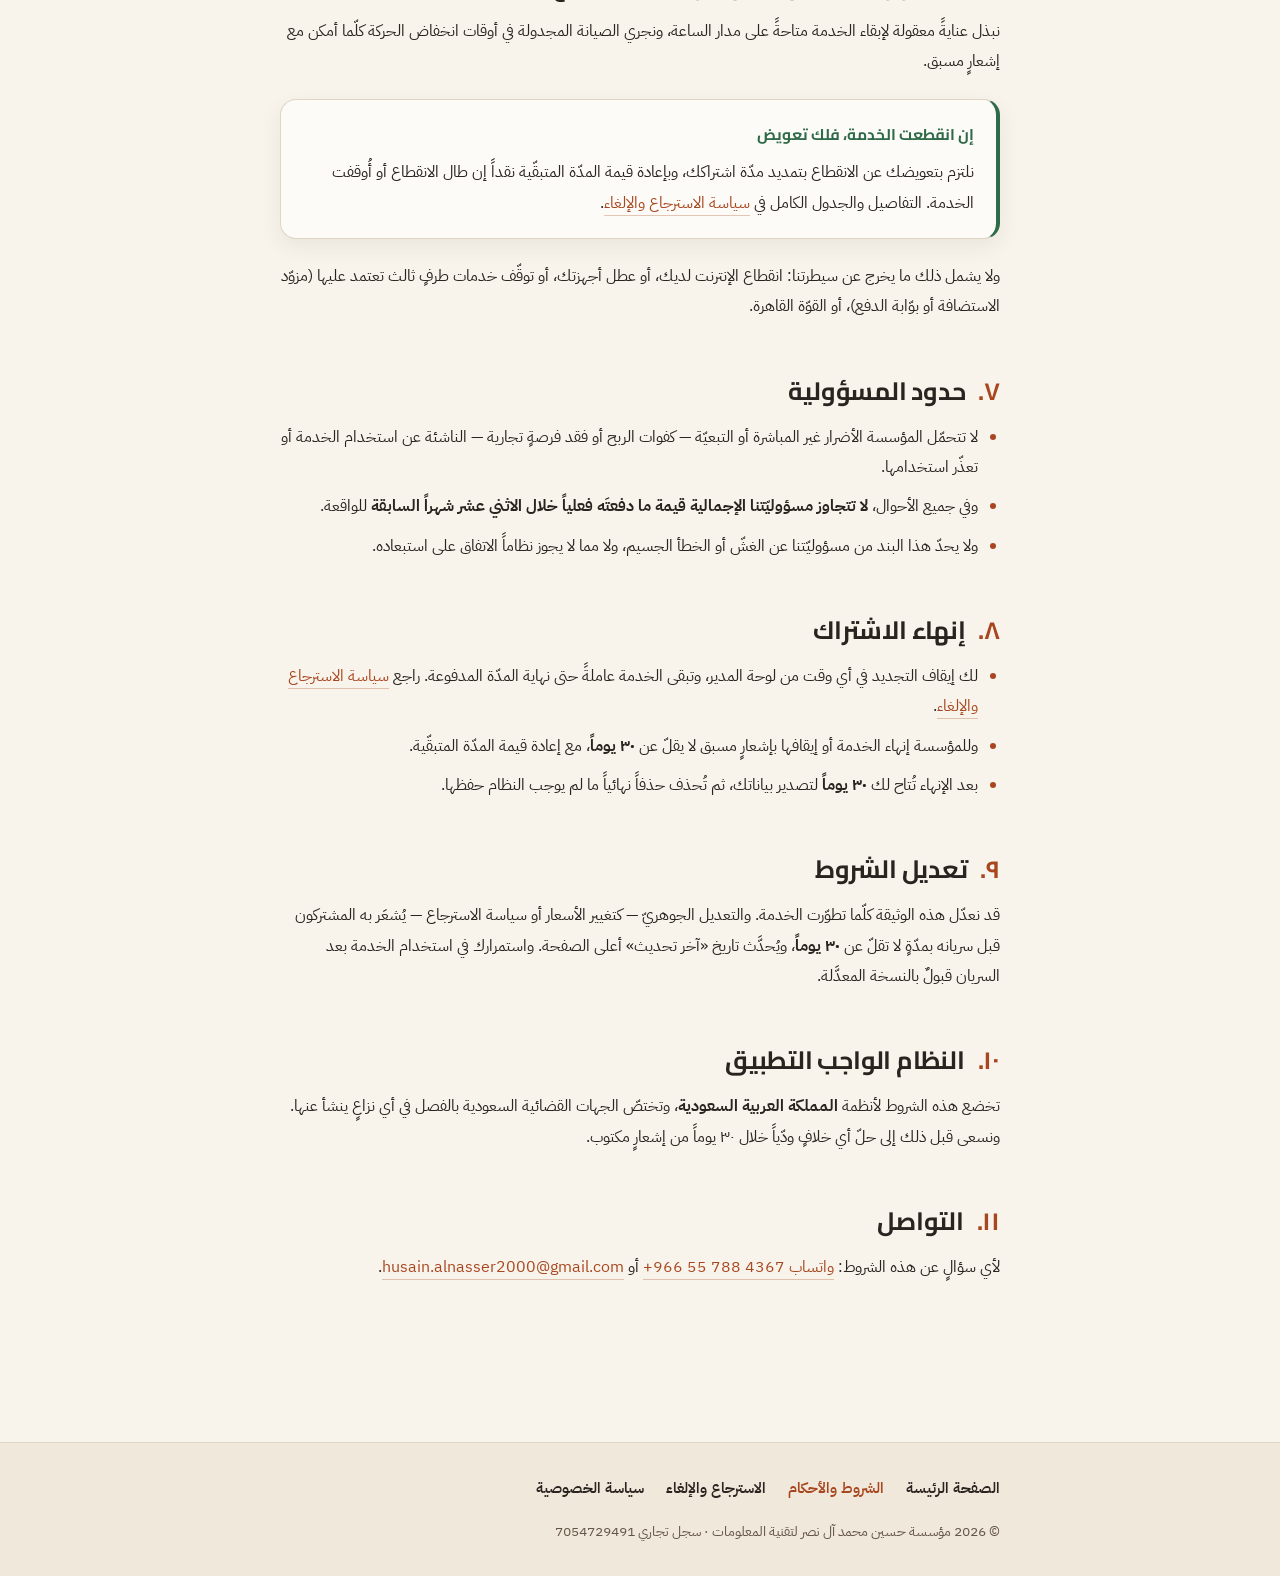
<file: terms.html>
<!DOCTYPE html>
<html lang="ar" dir="rtl">
<head>
<meta charset="utf-8">
<meta name="viewport" content="width=device-width, initial-scale=1">
<meta name="theme-color" content="#a8471f">
<title>الشروط والأحكام — سُفرة</title>
<meta name="description" content="الشروط والأحكام لاستخدام نظام سُفرة لخدمة وإدارة طاولات المطاعم: الاشتراك والأسعار والتجربة المجانية والتزامات الطرفين.">
<link rel="canonical" href="https://alsufr.com/terms">
<meta name="robots" content="index,follow">
<link rel="icon" href="https://app.alsufr.com/brand/sufra-icon.svg" type="image/svg+xml">
<link rel="preconnect" href="https://fonts.googleapis.com">
<link rel="preconnect" href="https://fonts.gstatic.com" crossorigin>
<link href="https://fonts.googleapis.com/css2?family=Cairo:wght@600;700;900&family=IBM+Plex+Sans+Arabic:wght@400;500;600;700&display=swap" rel="stylesheet">
<link rel="stylesheet" href="assets/legal.css">
</head>
<body>

<a class="skip" href="#main">تخطَّ إلى المحتوى</a>

<header class="hdr">
  <div class="wrap">
    <a class="brand" href="/" aria-label="سُفرة — الصفحة الرئيسة">
      <svg width="36" height="36" viewBox="0 0 100 100" aria-hidden="true">
        <circle cx="50" cy="50" r="44" fill="#fdfbf7" stroke="#e0d5c2" stroke-width="3.5"/>
        <circle cx="50" cy="50" r="30" fill="none" stroke="#efe8db" stroke-width="2.5"/>
        <circle cx="50" cy="50" r="18" fill="#a8471f"/>
      </svg>
      <span class="brandname">سُفرة</span>
    </a>
    <a class="back" href="/">← العودة إلى الموقع</a>
  </div>
</header>

<main id="main">
<div class="wrap">

  <div class="doc-head">
    <span class="eyebrow">وثيقة نظامية</span>
    <h1>الشروط والأحكام</h1>
    <p class="lede">
      هذه الوثيقة تنظّم العلاقة بينك — بصفتك مشتركاً في نظام «سُفرة» — وبين
      مقدّم الخدمة. باشتراكك في الخدمة أو استخدامك لها فإنك توافق على ما ورد فيها.
    </p>
    <p class="updated">آخر تحديث: ٣٠ أغسطس ٢٠٢٦م</p>
  </div>

  <h2 id="provider"><span class="num">١.</span> مقدّم الخدمة</h2>
  <div class="facts">
    <dl>
      <dt>الاسم النظاميّ</dt>
      <dd>مؤسسة حسين محمد آل نصر لتقنية المعلومات</dd>

      <dt>الاسم بالإنجليزية</dt>
      <dd dir="ltr">HUSAIN MOHAMMED AL NASSER Establishment For Information Technology</dd>

      <dt>السجل التجاري</dt>
      <dd dir="ltr">7054729491</dd>

      <dt>الدولة</dt>
      <dd>المملكة العربية السعودية</dd>

      <dt>الموقع</dt>
      <dd><a href="https://alsufr.com/">alsufr.com</a> · لوحة المطاعم: <a href="https://app.alsufr.com/">app.alsufr.com</a></dd>

      <dt>التواصل</dt>
      <dd><a href="https://wa.me/966557884367">واتساب ‎+966 55 788 4367</a> · <a href="mailto:husain.alnasser2000@gmail.com">husain.alnasser2000@gmail.com</a></dd>
    </dl>
  </div>
  <p>
    يُشار إليها في هذه الوثيقة بـ«المؤسسة» أو «نحن»، ويُشار إلى المطعم المشترك
    بـ«المشترك» أو «أنت».
  </p>

  <h2 id="service"><span class="num">٢.</span> وصف الخدمة</h2>
  <p>
    «سُفرة» نظامٌ سحابيّ (SaaS) لخدمة وإدارة طاولات المطاعم، يُقدَّم عبر
    المتصفّح بلا تطبيقٍ يُحمَّل. ويشمل:
  </p>
  <ul>
    <li>قائمةً رقمية يفتحها الضيف من جوّاله بمسح رمز الطاولة.</li>
    <li>تسجيل الطلبات من الضيف مباشرةً أو من طاقم الخدمة.</li>
    <li>شاشةَ مطبخ تتابع تحضير الأطباق وجاهزيّتها.</li>
    <li>إدارةَ الطاولات وحسابها وإصدار فواتيرها.</li>
    <li>حساباتٍ للطاقم بصلاحيّاتٍ يحدّدها مدير المطعم، وتقاريرَ للمدير.</li>
  </ul>
  <p>
    والخدمة أداةُ تشغيلٍ للمطعم: <strong>المؤسسة ليست طرفاً في البيع بين المطعم
    وضيوفه</strong>، ولا تُحصّل أثمان الوجبات، ولا تتحمّل مسؤولية جودة الطعام
    أو صحّة الأسعار أو المكوّنات المعلنة أو مسبّبات الحساسية — كلّ ذلك يُدخله
    المطعم ويقع على عاتقه.
  </p>

  <h2 id="account"><span class="num">٣.</span> الحساب والاشتراك</h2>
  <h3>إنشاء الحساب</h3>
  <ul>
    <li>يُنشأ الحساب باسم المطعم وبريد المدير، ويلزم أن تكون البيانات صحيحة وكاملة.</li>
    <li>يُشترط أن تكون مخوّلاً بالتعاقد نيابةً عن المطعم.</li>
    <li>أنت مسؤول عن سرّية كلمة السر وعن كلّ ما يجري عبر حسابك وحسابات طاقمك.</li>
  </ul>

  <h3>التجربة المجانية</h3>
  <p>
    تُتاح للمطاعم الجديدة تجربةٌ مجانية مدّتها <strong>١٤ يوماً</strong> بكامل
    مزايا الخدمة، بلا بطاقةٍ ولا التزامٍ بالاستمرار. وللمؤسسة تعديلُ مدّتها أو
    إيقاف إتاحتها للمشتركين الجدد في أي وقت، ولا يمسّ ذلك تجربةً جارية.
  </p>

  <h3>الأسعار والدفع</h3>
  <div class="tbl-wrap">
    <table>
      <thead>
        <tr><th>المدّة</th><th>السعر</th><th>ملاحظة</th></tr>
      </thead>
      <tbody>
        <tr><td>شهرية</td><td>٨٠ ريالاً سعودياً</td><td>تتجدّد كلّ ٣٠ يوماً</td></tr>
        <tr><td>سنوية</td><td>٧٦٠ ريالاً سعودياً</td><td>تتجدّد كلّ ٣٦٥ يوماً</td></tr>
      </tbody>
    </table>
  </div>
  <ul>
    <li>جميع الأسعار <strong>بالريال السعودي</strong>.</li>
    <li>
      المؤسسة <strong>غير مسجَّلة حالياً في ضريبة القيمة المضافة</strong>، فلا
      تُضاف ضريبةٌ على الأسعار المعلنة ولا تُصدَر فاتورةٌ ضريبية. وإن سُجِّلت
      مستقبلاً أُشعِر المشتركون قبل سريان أي تغيير.
    </li>
    <li>
      يُخصم المبلغ عبر بوّابة الدفع <a href="https://moyasar.com/" rel="noopener" target="_blank">«ميسّر»</a>،
      وتُقبل بطاقات مدى وفيزا وماستركارد.
    </li>
    <li>
      الاشتراك <strong>يتجدّد تلقائياً</strong> عند حفظ البطاقة، ويُخصم في موعد
      التجديد بالسعر السائد آنذاك. ويمكن إيقاف التجديد في أي وقت من
      إعدادات لوحة المدير.
    </li>
  </ul>

  <h3>حدود الباقة</h3>
  <p>
    تسمح الباقة بـ<strong>٥٠ طاولة</strong> و<strong>٣٠٠ صنف</strong> كحدٍّ
    أقصى. وهذه حدودٌ تشغيليّة تحمي استقرار الخدمة؛ ومن احتاج أكثر منها فليتواصل
    معنا.
  </p>

  <h3>تغيير الأسعار</h3>
  <p>
    للمؤسسة تعديلُ الأسعار، على أن يُشعَر المشتركون قبل <strong>٣٠ يوماً</strong>
    على الأقل من سريان السعر الجديد. ولا يسري التعديل على مدّةٍ دُفعت سلفاً؛
    ومن لم يقبل السعر الجديد فله إيقاف التجديد قبل موعده.
  </p>

  <h2 id="use"><span class="num">٤.</span> الاستخدام المقبول</h2>
  <p>تلتزم بألّا تفعل الآتي:</p>
  <ul>
    <li>استخدام الخدمة في نشاطٍ مخالفٍ لأنظمة المملكة العربية السعودية.</li>
    <li>محاولة اختراق النظام أو تجاوز حدود الباقة أو الوصول إلى بيانات مطعمٍ آخر.</li>
    <li>إعادة بيع الخدمة أو تأجيرها أو إتاحتها لجهةٍ ثالثة دون اتفاقٍ مكتوب.</li>
    <li>رفع محتوى ينتهك حقوق الغير، أو يحمل برمجيّاتٍ ضارّة.</li>
    <li>إدخال بياناتٍ مضلّلة عن الأسعار أو المكوّنات أو مسبّبات الحساسية.</li>
  </ul>
  <p>
    ولنا — بعد إشعارك ومنحك مهلةً معقولة للتصحيح متى أمكن — إيقافُ الحساب عند
    المخالفة الجسيمة. وفي حال الإيقاف بسبب مخالفتك، لا يُستحقّ استرجاعٌ للمدّة
    المتبقّية.
  </p>

  <h2 id="data"><span class="num">٥.</span> بياناتك ملكٌ لك</h2>
  <ul>
    <li>
      كلّ ما تُدخله في النظام — القائمة والأصناف والأسعار والطلبات والفواتير
      وبيانات الطاقم — هو <strong>ملكُك أنت</strong>، ولا نطالب بأي حقٍّ فيه.
    </li>
    <li>
      نعالج هذه البيانات لتشغيل الخدمة لك فقط، وفق
      <a href="privacy.html">سياسة الخصوصية</a>.
    </li>
    <li>
      لك طلبُ نسخةٍ من بياناتك في أي وقت، ولك طلبُ حذفها عند إنهاء الاشتراك.
    </li>
    <li>
      <strong>فواتير الطاولات تُحفظ سنةً واحدة ثم تُحذف.</strong> فما احتجتَه
      لدفاترك أو للجهات الضريبية صدّره قبل انقضاء السنة — التصدير متاحٌ من شاشة
      الفواتير بصيغة Excel. والتفصيل في
      <a href="privacy.html#keep">سياسة الخصوصية §٦</a>.
    </li>
    <li>
      وتبقى ملكيّة النظام نفسه — الشيفرة والتصميم والعلامة — للمؤسسة، ولا يمنحك
      الاشتراك إلا حقَّ استخدامٍ غير حصريٍّ وغير قابلٍ للنقل طوال مدّته.
    </li>
  </ul>

  <h2 id="uptime"><span class="num">٦.</span> استمرار الخدمة والتعويض عند الانقطاع</h2>
  <p>
    نبذل عنايةً معقولة لإبقاء الخدمة متاحةً على مدار الساعة، ونجري الصيانة
    المجدولة في أوقات انخفاض الحركة كلّما أمكن مع إشعارٍ مسبق.
  </p>
  <div class="note good">
    <span class="nt">إن انقطعت الخدمة، فلك تعويض</span>
    <p>
      نلتزم بتعويضك عن الانقطاع بتمديد مدّة اشتراكك، وبإعادة قيمة المدّة
      المتبقّية نقداً إن طال الانقطاع أو أُوقفت الخدمة. التفاصيل والجدول الكامل
      في <a href="refund.html#outage">سياسة الاسترجاع والإلغاء</a>.
    </p>
  </div>
  <p>
    ولا يشمل ذلك ما يخرج عن سيطرتنا: انقطاع الإنترنت لديك، أو عطل أجهزتك، أو
    توقّف خدمات طرفٍ ثالث تعتمد عليها (مزوّد الاستضافة أو بوّابة الدفع)، أو
    القوّة القاهرة.
  </p>

  <h2 id="liability"><span class="num">٧.</span> حدود المسؤولية</h2>
  <ul>
    <li>
      لا تتحمّل المؤسسة الأضرار غير المباشرة أو التبعيّة — كفوات الربح أو فقد
      فرصةٍ تجارية — الناشئة عن استخدام الخدمة أو تعذّر استخدامها.
    </li>
    <li>
      وفي جميع الأحوال، <strong>لا تتجاوز مسؤوليّتنا الإجمالية قيمة ما دفعتَه
      فعلياً خلال الاثني عشر شهراً السابقة</strong> للواقعة.
    </li>
    <li>
      ولا يحدّ هذا البند من مسؤوليّتنا عن الغشّ أو الخطأ الجسيم، ولا مما لا
      يجوز نظاماً الاتفاق على استبعاده.
    </li>
  </ul>

  <h2 id="termination"><span class="num">٨.</span> إنهاء الاشتراك</h2>
  <ul>
    <li>
      لك إيقاف التجديد في أي وقت من لوحة المدير، وتبقى الخدمة عاملةً حتى نهاية
      المدّة المدفوعة. راجع <a href="refund.html">سياسة الاسترجاع والإلغاء</a>.
    </li>
    <li>
      وللمؤسسة إنهاء الخدمة أو إيقافها بإشعارٍ مسبق لا يقلّ عن
      <strong>٣٠ يوماً</strong>، مع إعادة قيمة المدّة المتبقّية.
    </li>
    <li>
      بعد الإنهاء تُتاح لك <strong>٣٠ يوماً</strong> لتصدير بياناتك، ثم تُحذف
      حذفاً نهائياً ما لم يوجب النظام حفظها.
    </li>
  </ul>

  <h2 id="changes"><span class="num">٩.</span> تعديل الشروط</h2>
  <p>
    قد نعدّل هذه الوثيقة كلّما تطوّرت الخدمة. والتعديل الجوهريّ — كتغيير
    الأسعار أو سياسة الاسترجاع — يُشعَر به المشتركون قبل سريانه بمدّةٍ لا تقلّ
    عن <strong>٣٠ يوماً</strong>، ويُحدَّث تاريخ «آخر تحديث» أعلى الصفحة.
    واستمرارك في استخدام الخدمة بعد السريان قبولٌ بالنسخة المعدَّلة.
  </p>

  <h2 id="law"><span class="num">١٠.</span> النظام الواجب التطبيق</h2>
  <p>
    تخضع هذه الشروط لأنظمة <strong>المملكة العربية السعودية</strong>، وتختصّ
    الجهات القضائية السعودية بالفصل في أي نزاعٍ ينشأ عنها. ونسعى قبل ذلك إلى
    حلّ أي خلافٍ ودّياً خلال ٣٠ يوماً من إشعارٍ مكتوب.
  </p>

  <h2 id="contact"><span class="num">١١.</span> التواصل</h2>
  <p>
    لأي سؤالٍ عن هذه الشروط:
    <a href="https://wa.me/966557884367">واتساب ‎+966 55 788 4367</a>
    أو <a href="mailto:husain.alnasser2000@gmail.com">husain.alnasser2000@gmail.com</a>.
  </p>

</div>
</main>

<footer>
  <div class="wrap">
    <nav class="foot-nav" aria-label="الوثائق النظامية">
      <a href="/">الصفحة الرئيسة</a>
      <a href="terms.html" aria-current="page">الشروط والأحكام</a>
      <a href="refund.html">الاسترجاع والإلغاء</a>
      <a href="privacy.html">سياسة الخصوصية</a>
    </nav>
    <p class="copy">© <span id="yr">2026</span> مؤسسة حسين محمد آل نصر لتقنية المعلومات · سجل تجاري 7054729491</p>
  </div>
</footer>

<script>document.getElementById('yr').textContent=new Date().getFullYear();</script>
</body>
</html>
</file>
<file: assets/site.css>
/* ══════════════════════════════════════════════════════════════════════
   الأنماط المشتركة بين صفحات سُفرة التسويقية — الرئيسية (/) والاستلام (/pickup)
   ══════════════════════════════════════════════════════════════════════

   ما هنا يظهر في الصفحتين معًا: الرموز، والطباعة، والأزرار، والترويسة
   بقائمة «حلول سُفرة»، والتسعير، والأسئلة، والدعوة الختامية، والتذييل.
   وما يخصّ صفحةً بعينها (هيرو المطاعم، عارض الشاشات، نماذج الاستلام…)
   يبقى في <style> داخل صفحته. فتعديل الترويسة أو التذييل مرّةً هنا يصل
   الصفحتين — وهذا سبب الفصل.
*/

:root{
  --paper:#f8f4ec; --paper-2:#efe8db; --oud:#2a2420; --oud-2:#3a322b;
  --amber:#a8471f; --amber-lt:#cf7c50; --brass:#a8471f;
  --ink:#2a2420; --muted:#665648; --pist:#2f6b49; --card:#fdfbf7; --line:#e0d5c2;
  --on-dark:#efe8db; --on-dark-soft:#cfc2b0; --amber-on-dark:#e5a077; --soft-dark:#b3a08b;
  --shadow:0 18px 46px rgba(42,36,32,.13); --shadow-sm:0 8px 22px rgba(42,36,32,.07);
  --maxw:1120px; --r:16px;
}
*{margin:0;padding:0;box-sizing:border-box}
html{scroll-behavior:smooth}
body{font-family:'IBM Plex Sans Arabic',system-ui,sans-serif;background:var(--paper);color:var(--ink);
  line-height:1.8;-webkit-font-smoothing:antialiased;overflow-x:hidden}
h1,h2,h3,h4,.disp{font-family:'Cairo',sans-serif;line-height:1.3;letter-spacing:-.2px}
a{color:inherit;text-decoration:none}
svg{display:block}
img{max-width:100%}
.wrap{width:100%;max-width:var(--maxw);margin-inline:auto;padding-inline:20px}


/* ── التركيز ────────────────────────────────────────────────────────
   لم يكن في الصفحة أيّ نمط تركيز؛ من يتنقّل بلوحة المفاتيح كان يتوه. */
:focus-visible{outline:3px solid var(--amber);outline-offset:3px;border-radius:6px}
.on-oud :focus-visible{outline-color:var(--amber-on-dark)}

.skip{position:absolute;inset-inline-start:-9999px;top:0;z-index:200;background:var(--card);
  color:var(--ink);padding:12px 18px;border-radius:0 0 12px 0;font-weight:600}
.skip:focus{inset-inline-start:0}

.eyebrow{font-family:'Cairo';font-weight:600;font-size:12.5px;letter-spacing:2px;
  color:var(--brass);display:inline-block;margin-bottom:14px}
.on-oud .eyebrow{color:var(--amber-on-dark)}

.sec{padding:clamp(52px,7vw,88px) 0;position:relative;scroll-margin-top:80px}
.sec-head{max-width:660px;margin-bottom:clamp(28px,4vw,44px)}
.sec-head.center{margin-inline:auto;text-align:center}
h2.title{font-size:clamp(25px,4vw,38px);font-weight:700;margin-bottom:12px}
.sub{font-size:clamp(15px,1.8vw,17px);color:var(--muted);line-height:1.85}
.on-oud{background:var(--oud);color:var(--on-dark)}
.on-oud .title{color:#fff}
.on-oud .sub{color:var(--on-dark-soft)}


/* ── الأزرار ───────────────────────────────────────────────────────── */
.btn{display:inline-flex;align-items:center;justify-content:center;gap:9px;
  font-family:'IBM Plex Sans Arabic';font-weight:600;font-size:15.5px;
  padding:14px 24px;border-radius:12px;cursor:pointer;border:0;min-height:48px;
  transition:transform .16s,box-shadow .16s,background .16s;white-space:nowrap;text-align:center}
.btn:hover{transform:translateY(-2px)}
.btn-gold{background:linear-gradient(135deg,var(--amber-lt),var(--amber));color:#fff;
  box-shadow:0 10px 24px rgba(168,71,31,.30)}
.btn-gold:hover{box-shadow:0 14px 30px rgba(168,71,31,.40)}
.btn-line{background:transparent;border:1.6px solid var(--line);color:var(--ink)}
.btn-line:hover{background:#f2ebdd}
.on-oud .btn-line{border-color:rgba(229,160,119,.45);color:var(--on-dark)}
.on-oud .btn-line:hover{background:rgba(229,160,119,.12)}
.btn svg{width:19px;height:19px;flex:0 0 auto}
.link-u{color:var(--brass);font-weight:600;text-decoration:underline;text-underline-offset:3px;
  display:inline-flex;align-items:center;padding:8px 4px;min-height:44px}


/* ── الترويسة ──────────────────────────────────────────────────────── */
header{position:sticky;top:0;z-index:60;background:rgba(248,244,236,.92);
  backdrop-filter:saturate(150%) blur(12px);border-bottom:1px solid var(--line)}
.nav{display:flex;align-items:center;justify-content:space-between;height:70px;gap:14px}
.brand{display:flex;align-items:center;gap:10px;min-height:44px}
.brandname{font-family:'Cairo';font-weight:900;font-size:25px;line-height:1}
.nav-links{display:flex;align-items:center;gap:4px}
.nav-links a{font-weight:500;font-size:14.5px;color:var(--muted);transition:color .15s,background .15s;
  white-space:nowrap;padding:11px 10px;min-height:44px;display:inline-flex;align-items:center;border-radius:9px}
.nav-links a:hover{color:var(--brass);background:#f2ebdd}
.nav-cta{display:flex;align-items:center;gap:8px}
.nav-cta .btn{padding:10px 17px;min-height:44px;font-size:14.5px}
.nav-login{font-size:14px;color:var(--muted);padding:11px 10px;min-height:44px;
  display:inline-flex;align-items:center;white-space:nowrap;border-radius:9px;transition:color .15s,background .15s}
.nav-login:hover{color:var(--brass);background:#f2ebdd}
.nav-links .nav-login{display:none}
.menu-btn{display:none;align-items:center;justify-content:center;width:46px;height:46px;
  border-radius:12px;border:1.6px solid var(--line);background:var(--card);color:var(--ink);cursor:pointer}
.menu-btn svg{width:22px;height:22px}

/* القائمة تنتقل عند ٩٠٠ لا ٦٤٠: بين ٦٤١ و٨٥٩ كانت الروابط تلتفّ سطرين
   فتتكسّر «كيف تعمل» و«دخول المطاعم» نصفين. */
@media(max-width:900px){
  .nav-links{display:none}
  .nav-cta > .nav-login{display:none}
  .menu-btn{display:inline-flex}
  header.menu-open .nav-links{display:flex;position:absolute;inset-inline:0;top:70px;
    flex-direction:column;align-items:stretch;gap:2px;padding:10px 20px 16px;
    background:rgba(248,244,236,.98);backdrop-filter:saturate(150%) blur(12px);
    border-bottom:1px solid var(--line);box-shadow:var(--shadow-sm)}
  header.menu-open .nav-links a{padding:14px 6px;font-size:16px;color:var(--ink);min-height:52px}
  header.menu-open .nav-links .nav-login{display:inline-flex;padding:14px 6px;font-size:16px;min-height:52px}
}


/* ── صفوف الأزرار وسطر الثقة (الهيرو والدعوة الختامية) ─────────────── */
.cta-row{display:flex;flex-wrap:wrap;gap:11px;margin-top:26px}
.trust-line{display:flex;flex-wrap:wrap;gap:8px 18px;margin-top:20px;font-size:14px;color:var(--muted)}
.trust-line span{display:inline-flex;align-items:center;gap:7px}
.trust-line svg{width:16px;height:16px;color:var(--pist);flex:0 0 auto}

/* ── الأسعار ───────────────────────────────────────────────────────── */
.billing{display:flex;justify-content:center;margin:0 auto 26px;background:var(--card);
  border:1px solid var(--line);border-radius:100px;padding:5px;width:fit-content;box-shadow:var(--shadow-sm)}
.billing button{font-family:'IBM Plex Sans Arabic';font-weight:600;font-size:14.5px;border:0;
  background:transparent;color:var(--muted);padding:10px 20px;border-radius:100px;cursor:pointer;
  transition:background .18s,color .18s;min-height:44px}
.billing button.on{background:linear-gradient(135deg,var(--amber-lt),var(--amber));color:#fff;
  box-shadow:0 6px 16px rgba(168,71,31,.26)}
.billing .save{font-size:12px;opacity:.92}
/* بطاقتان منذ «سُفرة استلام»: شبكةٌ تتوسّط واحدةً وتصفّ اثنتين وتنزل عمودًا على الضيّق. */
.plans{display:grid;grid-template-columns:repeat(auto-fit,minmax(min(100%,340px),480px));
  gap:22px;justify-content:center;align-items:stretch}
.plan{background:var(--card);border:1.6px solid var(--amber);border-radius:22px;padding:30px 26px;
  box-shadow:0 18px 46px rgba(168,71,31,.16);max-width:480px;margin-inline:auto;width:100%;
  display:flex;flex-direction:column;text-align:center}
.plan-name{font-family:'Cairo';font-weight:900;font-size:22px;margin-bottom:6px}
.plan-tag{font-size:14px;color:var(--muted);line-height:1.7;margin-bottom:14px}
.plan-sep{border:0;border-top:1px solid var(--line);margin:0 0 16px}
.plan-price{display:flex;align-items:center;justify-content:center;gap:11px;margin-bottom:5px}
.plan-price .amt{font-family:'Cairo';font-weight:900;font-size:clamp(38px,5vw,50px);color:var(--amber);line-height:1}
.plan-price .unit{display:flex;flex-direction:column;align-items:flex-start;line-height:1.45}
.plan-price .cur{font-family:'Cairo';font-weight:700;font-size:15.5px}
.plan-price .per{font-size:13px;color:var(--muted)}
.plan-note{font-size:13.5px;color:var(--muted);font-weight:600;margin-bottom:16px;min-height:22px}
.plan-incl{font-family:'Cairo';font-weight:700;font-size:15px;text-align:start;margin-bottom:12px}
.plan-list{list-style:none;display:grid;gap:11px;margin-bottom:22px;text-align:start}
.plan-list li{display:flex;gap:10px;align-items:flex-start;font-size:14.5px;font-weight:500;line-height:1.7}
.plan-list li svg{width:20px;height:20px;flex:0 0 auto;margin-top:3px;color:#fff;background:var(--pist);border-radius:50%;padding:4px}
.plan-cta{display:flex;flex-direction:column;gap:9px;margin-top:auto}
.pricing-foot{text-align:center;font-size:13px;color:var(--muted);margin-top:18px;line-height:1.8}
.note-fine{display:inline-block;margin-top:6px;font-size:12.5px;color:var(--muted);opacity:.95}

/* -- Accepted cards -------------------------------------------------
   يشترطها مزوّد الدفع، ويطمئنّ لها من يوشك أن يُدخل بطاقته. */
.cards{display:flex;justify-content:center;align-items:center;gap:10px;
  flex-wrap:wrap;margin-top:16px}
.card-chip{display:inline-flex;align-items:center;justify-content:center;gap:7px;
  height:36px;padding:0 13px;background:var(--card);border:1px solid var(--line);
  border-radius:9px;box-shadow:var(--shadow-sm)}
.link-fine{color:var(--brass);font-weight:600;text-decoration:underline;
  text-underline-offset:3px;white-space:nowrap}
.card-chip b{font-family:'Cairo';font-weight:700;font-size:13px;
  letter-spacing:.6px;color:var(--ink)}
.branches{display:flex;justify-content:center;align-items:center;gap:8px;flex-wrap:wrap;
  margin-top:20px;text-align:center;font-size:14.5px;color:var(--muted)}

/* ── الأسئلة ───────────────────────────────────────────────────────── */
.faqs{max-width:800px;margin-inline:auto;display:grid;gap:11px}
#faqExtra{display:grid;gap:11px;margin-top:11px}
#faqExtra[hidden]{display:none}
details.q{background:var(--card);border:1px solid var(--line);border-radius:var(--r);
  overflow:hidden;box-shadow:var(--shadow-sm)}
details.q summary{list-style:none;cursor:pointer;padding:16px 20px;display:flex;align-items:center;
  justify-content:space-between;gap:14px;font-family:'Cairo';font-weight:600;font-size:16.5px;min-height:56px}
details.q summary::-webkit-details-marker{display:none}
details.q summary .qi{width:28px;height:28px;border-radius:9px;background:#f3ede1;color:var(--brass);
  display:flex;align-items:center;justify-content:center;flex:0 0 auto;transition:transform .25s}
details.q summary .qi svg{width:16px;height:16px}
details.q[open] summary .qi{transform:rotate(135deg)}
details.q .a{padding:0 20px 19px;font-size:15px;color:var(--muted);line-height:1.9}
.faq-more{display:flex;justify-content:center;margin-top:20px}


/* ── الدعوة الختامية ───────────────────────────────────────────────── */
.final{border-radius:24px;padding:clamp(30px,4.5vw,52px);text-align:center}
.final h2{font-size:clamp(24px,3.4vw,34px);font-weight:700;color:#fff;margin-bottom:12px}
.final p{font-size:16px;color:var(--on-dark-soft);max-width:46em;margin:0 auto 24px;line-height:1.85}
.final .cta-row{justify-content:center;margin-top:0}
.final small{display:block;margin-top:16px;font-size:13px;color:var(--soft-dark)}

/* ── التذييل ───────────────────────────────────────────────────────── */
footer{background:var(--oud);color:var(--on-dark-soft);padding:44px 0 26px}
.foot-top{display:flex;flex-wrap:wrap;justify-content:space-between;gap:20px;align-items:center;
  padding-bottom:20px;border-bottom:1px solid rgba(229,160,119,.16)}
.foot-brand{display:flex;align-items:center;gap:12px}
.foot-brand .bn{font-family:'Cairo';font-weight:900;font-size:22px;color:#fff}
.foot-brand p{font-size:13px;color:var(--on-dark-soft);margin-top:2px}
.foot-contact{display:flex;flex-wrap:wrap;align-items:center;justify-content:space-between;gap:16px;
  margin-top:18px;padding-top:18px;border-top:1px solid rgba(229,160,119,.16)}
.fc-title{font-family:'Cairo';font-weight:700;font-size:16.5px;color:var(--on-dark)}
.fc-sub{font-size:14px;color:var(--on-dark-soft);margin-top:3px}
.foot-legal{display:flex;justify-content:center;flex-wrap:wrap;gap:2px 6px;
  margin-top:20px;padding-top:18px;border-top:1px solid rgba(229,160,119,.16)}
.foot-legal a{font-size:13.5px;color:var(--on-dark-soft);padding:9px 10px;
  min-height:40px;display:inline-flex;align-items:center;border-radius:9px;
  transition:color .15s}
.foot-legal a:hover{color:var(--amber-on-dark)}
.copy{text-align:center;font-size:12.5px;color:var(--soft-dark);padding-top:16px;line-height:1.9}
.copy .ent{display:block;opacity:.85}


.reveal{opacity:0;transform:translateY(20px);transition:opacity .6s ease,transform .6s ease}
.reveal.in{opacity:1;transform:none}

/* ── الاستجابة المشتركة ────────────────────────────────────────────── */
@media(max-width:620px){
  .cta-row .btn{flex:1 1 100%}
  .foot-top{flex-direction:column;align-items:flex-start}
}
@media(prefers-reduced-motion:reduce){
  *{scroll-behavior:auto!important}
  .reveal{opacity:1;transform:none;transition:none}
  .btn:hover{transform:none}
}

/* ── شارة المنتج بجانب الشعار ──────────────────────────────────────────
   علامةٌ واحدة «سُفرة»، وتحتها حلّان. الشارة تقول أيّهما تقرأ الآن —
   «للمطاعم» أو «استلام» — فلا يضيع الزائر حين ينتقل بينهما. */
.brand-tag{font-family:'Cairo';font-weight:700;font-size:12px;line-height:1;color:var(--brass);
  background:#f3ede1;border:1px solid var(--line);padding:6px 10px;border-radius:100px;
  white-space:nowrap;align-self:center;margin-top:2px}

/* ── قائمة «حلول سُفرة» ───────────────────────────────────────────────
   عنصر واحد في الترويسة يفتح بندين، لكل بند سطرٌ يقول لمن هو. وعلى الجوال
   لا زرّ ولا انسدال: عنوانٌ صغير والبندان ظاهران داخل قائمة الجوال. */
.sol{position:relative;display:flex;align-items:center}
.sol-btn{font-family:'IBM Plex Sans Arabic';font-weight:500;font-size:14.5px;color:var(--muted);
  background:transparent;border:0;cursor:pointer;padding:11px 10px;min-height:44px;border-radius:9px;
  display:inline-flex;align-items:center;gap:5px;white-space:nowrap;transition:color .15s,background .15s}
.sol-btn svg{width:15px;height:15px;transition:transform .2s}
.sol-btn:hover,.sol.open .sol-btn{color:var(--brass);background:#f2ebdd}
.sol.open .sol-btn svg{transform:rotate(180deg)}
.sol-head{display:none}
.sol-menu{display:none;position:absolute;top:calc(100% + 8px);inset-inline-start:0;z-index:70;
  min-width:340px;background:var(--card);border:1px solid var(--line);border-radius:18px;
  box-shadow:var(--shadow);padding:8px;gap:2px}
.sol.open .sol-menu{display:grid}
.nav-links .sol-item{display:flex;align-items:flex-start;gap:12px;padding:12px 12px;border-radius:12px;
  white-space:normal;color:var(--ink);font-weight:500;min-height:0;line-height:1.5}
.nav-links .sol-item:hover{background:#f2ebdd;color:var(--ink)}
.sol-item .sol-ic{width:38px;height:38px;border-radius:11px;background:#f3ede1;color:var(--brass);
  display:flex;align-items:center;justify-content:center;flex:0 0 auto;margin-top:2px}
.sol-item .sol-ic svg{width:20px;height:20px}
.sol-item .sol-txt{display:flex;flex-direction:column;gap:2px;flex:1 1 auto}
.sol-item b{font-family:'Cairo';font-weight:700;font-size:15.5px;color:var(--ink);display:flex;align-items:center;gap:8px}
.sol-item small{font-size:13px;color:var(--muted);line-height:1.6}
.sol-item .sol-now{font-family:'Cairo';font-weight:700;font-size:11px;color:var(--pist);
  background:#e8f1eb;padding:3px 8px;border-radius:100px;white-space:nowrap}
.sol-item[aria-current="page"] .sol-ic{background:linear-gradient(140deg,var(--amber-lt),var(--amber));color:#fff}

@media(max-width:900px){
  .sol{flex-direction:column;align-items:stretch;margin-top:6px;padding-top:10px;border-top:1px solid var(--line)}
  .sol-btn{display:none}
  .sol-head{display:block;font-family:'Cairo';font-weight:600;font-size:12.5px;letter-spacing:1.5px;
    color:var(--brass);padding:4px 6px 6px}
  .sol-menu{display:grid;position:static;min-width:0;background:transparent;border:0;
    box-shadow:none;padding:0;gap:2px}
  header.menu-open .nav-links .sol-item{padding:10px 6px;min-height:0;font-size:15px}
  .sol + .nav-login{margin-top:6px;border-top:1px solid var(--line);padding-top:16px!important}
}

/* ── البيع المتقاطع بين الحلّين ───────────────────────────────────────
   شريط هادئ قبل التذييل: يقول إن الحلّ الآخر موجود، بزرّ خطّي لا يزاحم
   الدعوة الرئيسية للصفحة. */
.xsell{padding:0 0 clamp(44px,6vw,72px)}
.xsell-box{display:flex;align-items:center;justify-content:space-between;gap:16px 24px;flex-wrap:wrap;
  background:var(--paper-2);border:1px solid var(--line);border-radius:var(--r);padding:22px 24px}
.xsell-box .xs-txt{flex:1 1 380px;display:flex;gap:14px;align-items:flex-start}
.xsell-box .xs-ic{width:42px;height:42px;border-radius:12px;background:var(--card);border:1px solid var(--line);
  color:var(--brass);display:flex;align-items:center;justify-content:center;flex:0 0 auto}
.xsell-box .xs-ic svg{width:21px;height:21px}
.xsell-box h3{font-size:17.5px;font-weight:700;margin-bottom:3px}
.xsell-box p{font-size:14.5px;color:var(--muted);line-height:1.75;max-width:46em}
.xsell-box .btn{padding:11px 18px;min-height:44px;font-size:14.5px;flex:0 0 auto}
@media(max-width:620px){.xsell-box .btn{flex:1 1 100%}}


/* ── الهيرو (القاعدة المشتركة؛ لقطات المطاعم ونماذج الاستلام في صفحتيهما) ── */
.hero{position:relative;overflow:hidden;padding:clamp(34px,5vw,60px) 0 clamp(44px,6vw,74px)}
.hero-bg{position:absolute;inset:0;z-index:-1;background:
  radial-gradient(70% 55% at 78% 0%,rgba(207,124,80,.26),transparent 62%),
  radial-gradient(50% 45% at 8% 88%,rgba(168,71,31,.09),transparent 60%),var(--paper)}
.hero-grid{display:grid;grid-template-columns:1.05fr .95fr;gap:clamp(26px,4vw,52px);align-items:center}
.hero h1{font-size:clamp(30px,4.9vw,52px);font-weight:700;letter-spacing:-1px;line-height:1.24;margin-bottom:18px}
.hero h1 .hl{color:var(--brass)}
.hero .lead{font-size:clamp(16px,1.9vw,18.5px);color:var(--muted);line-height:1.9;max-width:34em}

/* ── المسار ────────────────────────────────────────────────────────── */
.flow{display:grid;grid-template-columns:repeat(4,1fr);gap:14px}
.st{background:rgba(255,255,255,.05);border:1px solid rgba(229,160,119,.20);border-radius:var(--r);
  padding:22px 20px}
.st b{font-family:'Cairo';font-weight:700;font-size:14px;color:#fff;background:var(--amber-lt);
  width:30px;height:30px;border-radius:9px;display:flex;align-items:center;justify-content:center;margin-bottom:12px}
.st h3{font-size:17.5px;font-weight:700;color:#fff;margin-bottom:7px}
.st p{font-size:14.5px;color:var(--on-dark-soft);line-height:1.8}
.flow-note{margin-top:26px;text-align:center;font-family:'Cairo';font-weight:700;
  font-size:clamp(17px,2.3vw,22px);color:var(--amber-on-dark);line-height:1.7}

/* ── ما تنظّمه سُفرة ───────────────────────────────────────────────── */
.grp{display:grid;grid-template-columns:repeat(2,1fr);gap:16px}
.g{background:var(--card);border:1px solid var(--line);border-radius:var(--r);
  padding:24px 22px;box-shadow:var(--shadow-sm)}
.g .ic{width:44px;height:44px;border-radius:12px;color:#fff;
  background:linear-gradient(140deg,var(--amber-lt),var(--amber));
  display:flex;align-items:center;justify-content:center;margin-bottom:13px}
.g .ic svg{width:22px;height:22px}
.g h3{font-size:19px;font-weight:700;margin-bottom:8px}
.g > p{font-size:15px;color:var(--muted);line-height:1.8}
.g details{margin-top:12px;border-top:1px solid var(--line);padding-top:6px}
.g summary{list-style:none;cursor:pointer;font-family:'Cairo';font-weight:600;font-size:14px;
  color:var(--brass);display:flex;align-items:center;gap:7px;min-height:44px}
.g summary::-webkit-details-marker{display:none}
.g summary .chev{width:16px;height:16px;transition:transform .2s}
.g details[open] summary .chev{transform:rotate(180deg)}
.g details ul{list-style:none;display:grid;gap:9px;padding-bottom:6px}
.g details li{display:flex;gap:9px;align-items:flex-start;font-size:14.5px;color:var(--muted);line-height:1.75}
.g details li>svg{width:16px;height:16px;color:var(--pist);flex:0 0 auto;margin-top:5px}

/* ── المرونة الفعلية ───────────────────────────────────────────────── */
.tune{margin-top:22px;background:var(--paper-2);border:1px solid var(--line);
  border-radius:var(--r);padding:24px 22px}
.tune h3{font-size:18px;font-weight:700;margin-bottom:5px}
.tune > p{font-size:14.5px;color:var(--muted);margin-bottom:14px}
.tune ul{list-style:none;display:grid;grid-template-columns:repeat(2,1fr);gap:10px 20px}
.tune li{display:flex;gap:9px;align-items:flex-start;font-size:14.5px;line-height:1.7}
.tune li>svg{width:17px;height:17px;color:var(--pist);flex:0 0 auto;margin-top:4px}


@media(max-width:960px){
  .hero-grid{grid-template-columns:1fr;gap:30px}
  .grp{grid-template-columns:1fr}
  .flow{grid-template-columns:repeat(2,1fr)}
  .tune ul{grid-template-columns:1fr}
}
@media(max-width:620px){
  .flow{grid-template-columns:1fr}
}

/* ── قنوات التواصل في التذييل ─────────────────────────────────────────
   واتساب وإنستغرام وتيك توك: ثلاث دوائر بهيئةٍ واحدة، لأنها ثلاثة أبواب
   إلى الشيء نفسه فلا يعلو بابٌ على أخيه. أيقوناتٌ بلا نصّ — الشكل يُعرف
   من بُعد — والاسم في aria-label وtitle لمن لا يعرفه أو لا يبصره. */
.fc-social{display:flex;align-items:center;gap:8px}
.fc-social a{width:44px;height:44px;border-radius:50%;display:inline-flex;
  align-items:center;justify-content:center;color:var(--on-dark-soft);
  border:1px solid rgba(229,160,119,.30);background:rgba(255,255,255,.04);
  transition:color .15s,background .15s,border-color .15s}
.fc-social a:hover{color:#fff;background:rgba(229,160,119,.16);border-color:rgba(229,160,119,.55)}
.fc-social svg{width:20px;height:20px}

/* ── ترويسة الجوال: نداءٌ أقصر كي تتّسع ────────────────────────────────
   الشعار وشارة المنتج ونداء التجربة وزرّ القائمة على سطرٍ واحد عرضه ٣٣٥ن
   في جوّالٍ ٣٧٥ن — و«ابدأ تجربتك المجانية» وحدها ١٤٨ن فتدفع الصفّ خارج
   الشاشة وتُحدث تمريرًا أفقيًا. فالنصّ يقصر على الضيّق، والوجهة واحدة. */
.cta-short{display:none}
@media(max-width:620px){
  .cta-long{display:none}
  .cta-short{display:inline}
  .nav .brand{gap:9px}
  .brand-tag{font-size:11.5px;padding:5px 9px}
  header .nav-cta .btn-gold{padding:12px 15px;font-size:14px}
}

/* ── مزايا الباقة حين يصحبُ كلَّ ميزةٍ شرحُها ──────────────────────────
   سطرٌ عريضٌ يسمّي الميزة وسطرٌ خافتٌ يقول ماذا تعني — والفجوة تتّسع
   لأن العنصر صار سطرين لا سطرًا. */
.plan-list.detailed{gap:15px}
.plan-list.detailed b{display:block;font-weight:700}
.plan-list.detailed small{display:block;margin-top:3px;font-size:13.5px;
  font-weight:400;color:var(--muted);line-height:1.7}
</file>
<file: assets/legal.css>
/* ══════════════════════════════════════════════════════════════════════
   أنماط الصفحات النظامية — الشروط · الاسترجاع · الخصوصية
   ══════════════════════════════════════════════════════════════════════

   ورقةٌ مستقلّة لا نسخةٌ من `index.html`: الصفحة الرئيسة ٩٦ كيلوبايت من
   تخطيطٍ وحركةٍ لا تحتاجه صفحةُ نصّ. والرموز (--paper، --amber، …) منقولةٌ
   حرفياً منها فتبقى الهويّة واحدة، وأيُّ تغييرٍ فيها يُنقل إلى هنا يدوياً —
   ملفّان اثنان أهونُ من تحميل صفحةِ نصٍّ وزنَ صفحةٍ تسويقية.
*/

:root{
  --paper:#f8f4ec; --paper-2:#efe8db; --oud:#2a2420;
  --amber:#a8471f; --amber-lt:#cf7c50; --brass:#a8471f;
  --ink:#2a2420; --muted:#665648; --pist:#2f6b49;
  --card:#fdfbf7; --line:#e0d5c2;
  --shadow-sm:0 8px 22px rgba(42,36,32,.07);
  --maxw:760px; --r:16px;
}

*{margin:0;padding:0;box-sizing:border-box}
html{scroll-behavior:smooth}
body{
  font-family:'IBM Plex Sans Arabic',system-ui,sans-serif;
  background:var(--paper);color:var(--ink);
  line-height:1.9;-webkit-font-smoothing:antialiased;
}
h1,h2,h3,.disp{font-family:'Cairo',sans-serif;line-height:1.35;letter-spacing:-.2px}
a{color:var(--amber);text-decoration:none;border-bottom:1px solid rgba(168,71,31,.3)}
a:hover{border-bottom-color:var(--amber)}
svg{display:block}

:focus-visible{outline:3px solid var(--amber);outline-offset:3px;border-radius:6px}

.skip{
  position:absolute;inset-inline-start:-9999px;top:0;z-index:200;
  background:var(--card);color:var(--ink);padding:12px 18px;
  border-radius:0 0 12px 0;font-weight:600;border:0;
}
.skip:focus{inset-inline-start:0}

.wrap{width:100%;max-width:var(--maxw);margin-inline:auto;padding-inline:20px}

/* ── الرأس ───────────────────────────────────────────────────────────── */
.hdr{
  border-bottom:1px solid var(--line);background:rgba(248,244,236,.92);
  backdrop-filter:blur(8px);position:sticky;top:0;z-index:50;
}
.hdr .wrap{
  display:flex;align-items:center;justify-content:space-between;
  gap:16px;min-height:68px;
}
.brand{display:flex;align-items:center;gap:10px;border:0}
.brandname{font-family:'Cairo';font-weight:900;font-size:20px;color:var(--ink)}
.back{
  font-size:14.5px;font-weight:600;color:var(--muted);border:0;
  display:inline-flex;align-items:center;gap:6px;
}
.back:hover{color:var(--amber)}

/* ── الوثيقة ─────────────────────────────────────────────────────────── */
main{padding-block:clamp(36px,6vw,64px) clamp(48px,8vw,88px)}

.doc-head{margin-bottom:clamp(28px,4vw,40px)}
.eyebrow{
  font-family:'Cairo';font-weight:600;font-size:12.5px;letter-spacing:2px;
  color:var(--brass);display:inline-block;margin-bottom:12px;
}
h1{font-size:clamp(28px,5vw,40px);font-weight:900;margin-bottom:14px}
.lede{font-size:clamp(15.5px,2vw,17.5px);color:var(--muted);line-height:1.85}
.updated{
  margin-top:18px;font-size:13.5px;color:var(--muted);
  padding-top:16px;border-top:1px solid var(--line);
}

h2{
  font-size:clamp(20px,3vw,25px);font-weight:700;
  margin-top:clamp(36px,5vw,52px);margin-bottom:14px;
  scroll-margin-top:88px;
}
h2 .num{color:var(--amber);font-weight:700;margin-inline-end:8px}
h3{font-size:clamp(16.5px,2.2vw,18.5px);font-weight:700;margin-top:28px;margin-bottom:10px}

p{margin-bottom:14px}
p:last-child{margin-bottom:0}

ul,ol{margin:0 0 16px;padding-inline-start:22px}
li{margin-bottom:9px}
li:last-child{margin-bottom:0}
li::marker{color:var(--amber)}

strong{font-weight:700;color:var(--ink)}

/* ── بطاقة الإبراز ───────────────────────────────────────────────────── */
.note{
  background:var(--card);border:1px solid var(--line);
  border-inline-start:4px solid var(--amber);
  border-radius:var(--r);padding:20px 22px;margin:22px 0;
  box-shadow:var(--shadow-sm);
}
.note.good{border-inline-start-color:var(--pist)}
.note .nt{
  font-family:'Cairo';font-weight:700;font-size:15.5px;
  display:block;margin-bottom:8px;
}
.note.good .nt{color:var(--pist)}
.note:not(.good) .nt{color:var(--amber)}
.note p:last-child{margin-bottom:0}

/* ── الجداول ─────────────────────────────────────────────────────────── */
.tbl-wrap{overflow-x:auto;margin:20px 0;-webkit-overflow-scrolling:touch}
table{
  width:100%;border-collapse:collapse;min-width:360px;
  background:var(--card);border-radius:var(--r);overflow:hidden;
  box-shadow:var(--shadow-sm);font-size:15px;
}
th,td{padding:13px 16px;text-align:start;border-bottom:1px solid var(--line);vertical-align:top}
th{background:var(--paper-2);font-family:'Cairo';font-weight:700;font-size:14.5px}
tr:last-child td{border-bottom:0}

/* ── قائمة التعريفات (بيانات المنشأة) ───────────────────────────────── */
.facts{
  background:var(--card);border:1px solid var(--line);border-radius:var(--r);
  padding:22px 24px;margin:22px 0;box-shadow:var(--shadow-sm);
}
.facts dl{display:grid;grid-template-columns:auto 1fr;gap:10px 18px;margin:0}
.facts dt{font-family:'Cairo';font-weight:700;font-size:14.5px;color:var(--muted);white-space:nowrap}
.facts dd{margin:0;font-size:15px}
.facts dd[dir="ltr"]{text-align:start}
@media (max-width:520px){
  .facts dl{grid-template-columns:1fr;gap:2px 0}
  .facts dt{margin-top:12px}
  .facts dt:first-child{margin-top:0}
}

/* ── التذييل ─────────────────────────────────────────────────────────── */
footer{
  border-top:1px solid var(--line);background:var(--paper-2);
  padding-block:32px;margin-top:clamp(40px,6vw,72px);
}
.foot-nav{
  display:flex;flex-wrap:wrap;gap:8px 22px;
  margin-bottom:16px;font-size:14.5px;font-weight:600;
}
.foot-nav a{color:var(--ink);border-bottom:0}
.foot-nav a:hover{color:var(--amber)}
.foot-nav a[aria-current="page"]{color:var(--amber)}
.copy{font-size:13.5px;color:var(--muted)}
</file>
